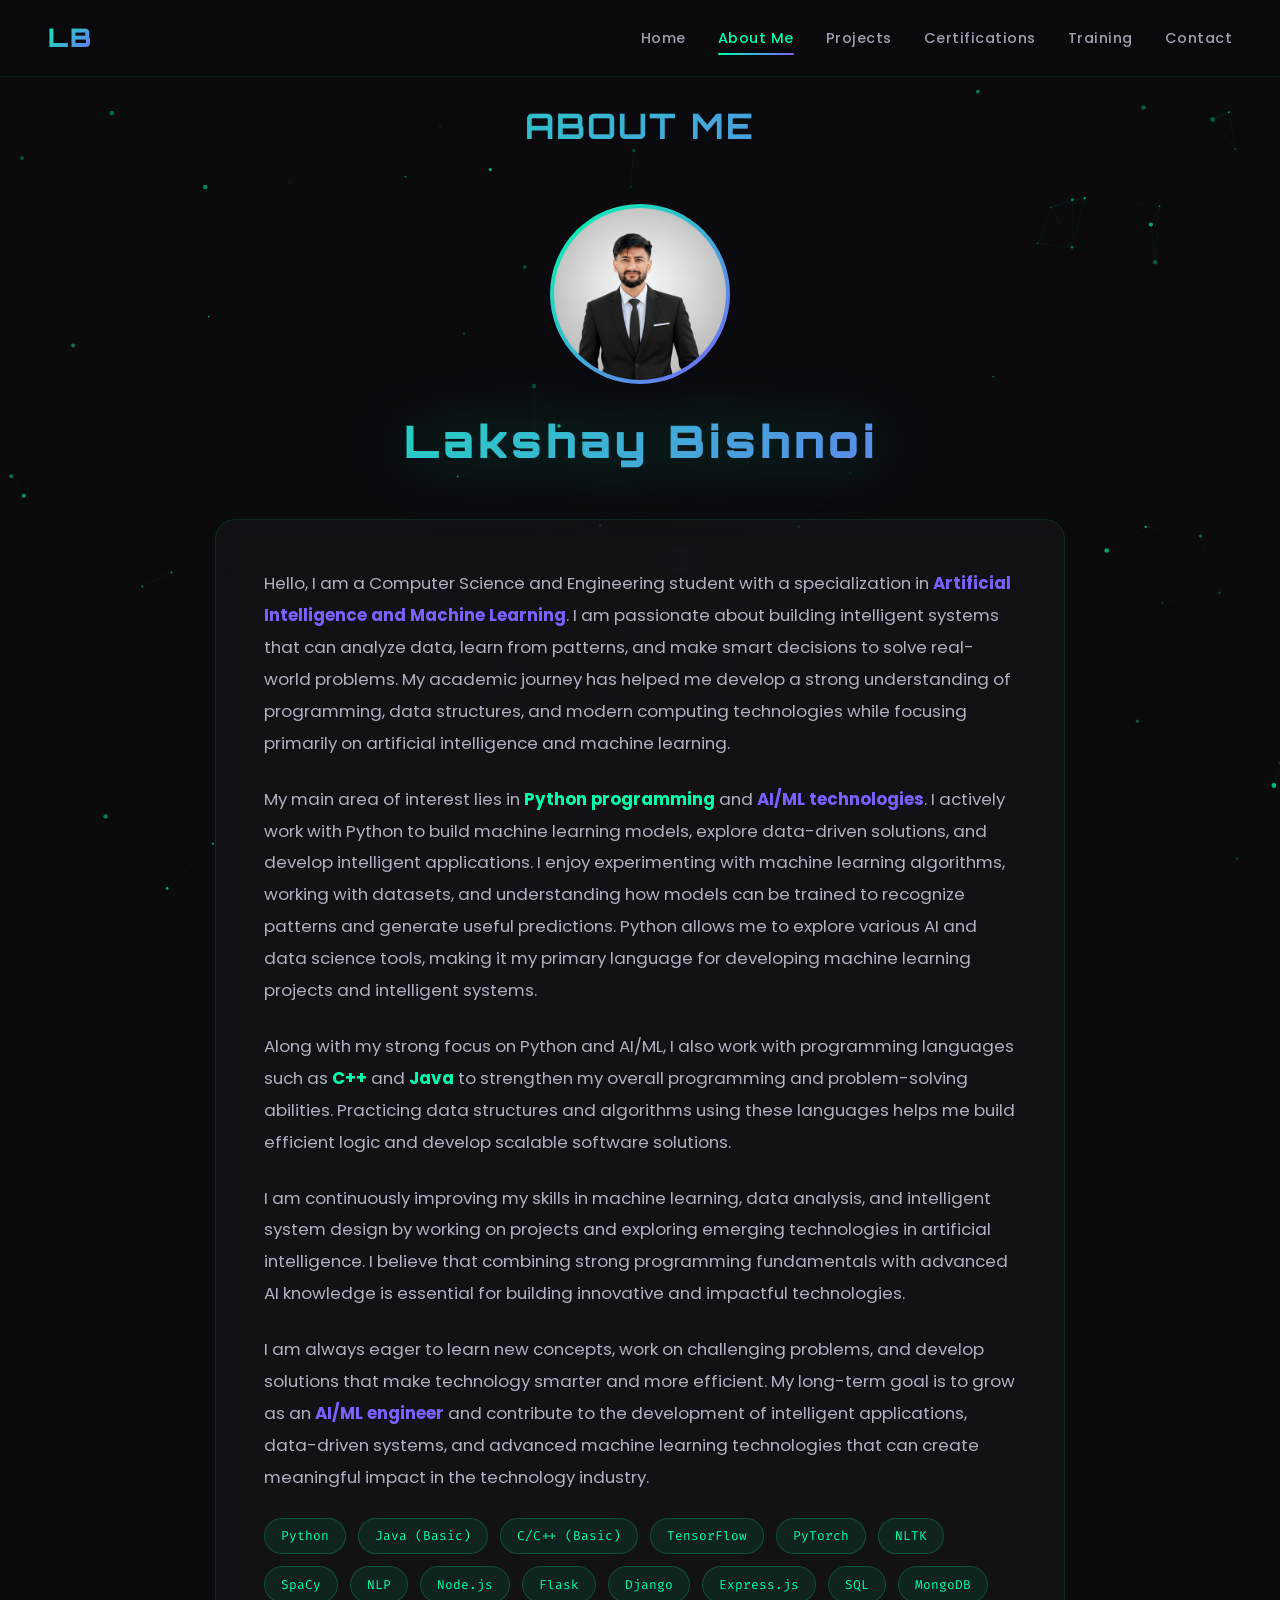
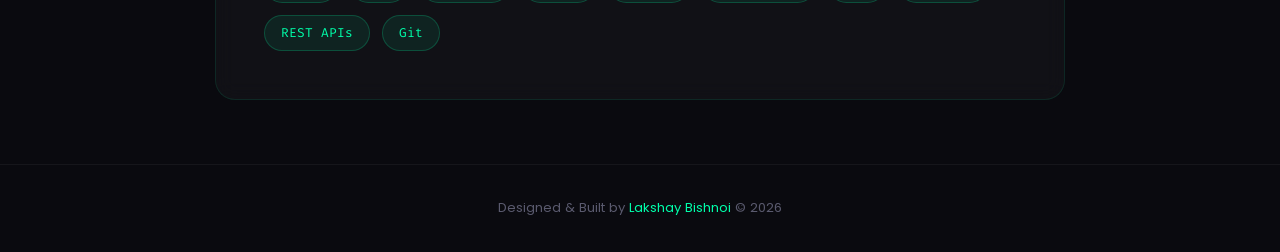
<file: about.html>
<!DOCTYPE html>
<html lang="en">
<head>
  <meta charset="UTF-8" />
  <meta name="viewport" content="width=device-width, initial-scale=1.0" />
  <title>About Me | Lakshay Bishnoi</title>
  <meta name="description" content="About Lakshay Bishnoi — CSE student, AI/ML enthusiast, and backend developer." />

  <link rel="preconnect" href="https://fonts.googleapis.com" />
  <link rel="preconnect" href="https://fonts.gstatic.com" crossorigin />
  <link href="https://fonts.googleapis.com/css2?family=Orbitron:wght@400;600;700;900&family=Poppins:wght@300;400;500;600;700&family=Fira+Code:wght@400;500&display=swap" rel="stylesheet" />

  <link rel="stylesheet" href="style.css" />
</head>
<body>

  <canvas id="particles-canvas"></canvas>

  <!-- Navigation -->
  <nav class="navbar">
    <a href="index.html" class="nav-logo">LB</a>
    <div class="hamburger">
      <span></span>
      <span></span>
      <span></span>
    </div>
    <ul class="nav-links">
      <li><a href="index.html">Home</a></li>
      <li><a href="about.html" class="active">About Me</a></li>
      <li><a href="projects.html">Projects</a></li>
      <li><a href="certifications.html">Certifications</a></li>
      <li><a href="traning.html">Training</a></li>
      <li><a href="contact.html">Contact</a></li>
    </ul>
  </nav>

  <!-- ===== About Section ===== -->
  <section id="about" class="page-section">
    <h2 class="section-title reveal">About Me</h2>

    <!-- Profile Photo -->
    <div class="profile-card reveal">
      <div class="profile-img-wrapper">
        <img src="imgs/1761289062014.jpg.jpeg" alt="Lakshay Bishnoi" class="profile-img" />
      </div>
      <h3 class="profile-name-hero">Lakshay Bishnoi</h3>
    </div>

    <div class="about-content reveal">
      <p class="about-text">
        Hello, I am a Computer Science and Engineering student with a specialization in <strong style="color:#7b61ff;">Artificial Intelligence and Machine Learning</strong>. I am passionate about building intelligent systems that can analyze data, learn from patterns, and make smart decisions to solve real-world problems. My academic journey has helped me develop a strong understanding of programming, data structures, and modern computing technologies while focusing primarily on artificial intelligence and machine learning.
      </p>
      <p class="about-text">
        My main area of interest lies in <strong style="color:#00ffaa;">Python programming</strong> and <strong style="color:#7b61ff;">AI/ML technologies</strong>. I actively work with Python to build machine learning models, explore data-driven solutions, and develop intelligent applications. I enjoy experimenting with machine learning algorithms, working with datasets, and understanding how models can be trained to recognize patterns and generate useful predictions. Python allows me to explore various AI and data science tools, making it my primary language for developing machine learning projects and intelligent systems.
      </p>
      <p class="about-text">
        Along with my strong focus on Python and AI/ML, I also work with programming languages such as <strong style="color:#00ffaa;">C++</strong> and <strong style="color:#00ffaa;">Java</strong> to strengthen my overall programming and problem-solving abilities. Practicing data structures and algorithms using these languages helps me build efficient logic and develop scalable software solutions.
      </p>
      <p class="about-text">
        I am continuously improving my skills in machine learning, data analysis, and intelligent system design by working on projects and exploring emerging technologies in artificial intelligence. I believe that combining strong programming fundamentals with advanced AI knowledge is essential for building innovative and impactful technologies.
      </p>
      <p class="about-text">
        I am always eager to learn new concepts, work on challenging problems, and develop solutions that make technology smarter and more efficient. My long-term goal is to grow as an <strong style="color:#7b61ff;">AI/ML engineer</strong> and contribute to the development of intelligent applications, data-driven systems, and advanced machine learning technologies that can create meaningful impact in the technology industry.
      </p>
      <div class="tech-stack">
        <span class="tech-tag">Python</span>
        <span class="tech-tag">Java (Basic)</span>
        <span class="tech-tag">C/C++ (Basic)</span>
        <span class="tech-tag">TensorFlow</span>
        <span class="tech-tag">PyTorch</span>
        <span class="tech-tag">NLTK</span>
        <span class="tech-tag">SpaCy</span>
        <span class="tech-tag">NLP</span>
        <span class="tech-tag">Node.js</span>
        <span class="tech-tag">Flask</span>
        <span class="tech-tag">Django</span>
        <span class="tech-tag">Express.js</span>
        <span class="tech-tag">SQL</span>
        <span class="tech-tag">MongoDB</span>
        <span class="tech-tag">REST APIs</span>
        <span class="tech-tag">Git</span>
      </div>
    </div>
  </section>

  <footer class="footer">
    <p>Designed &amp; Built by <span>Lakshay Bishnoi</span> &copy; 2026</p>
  </footer>

  <script src="script.js"></script>
</body>
</html>
</file>
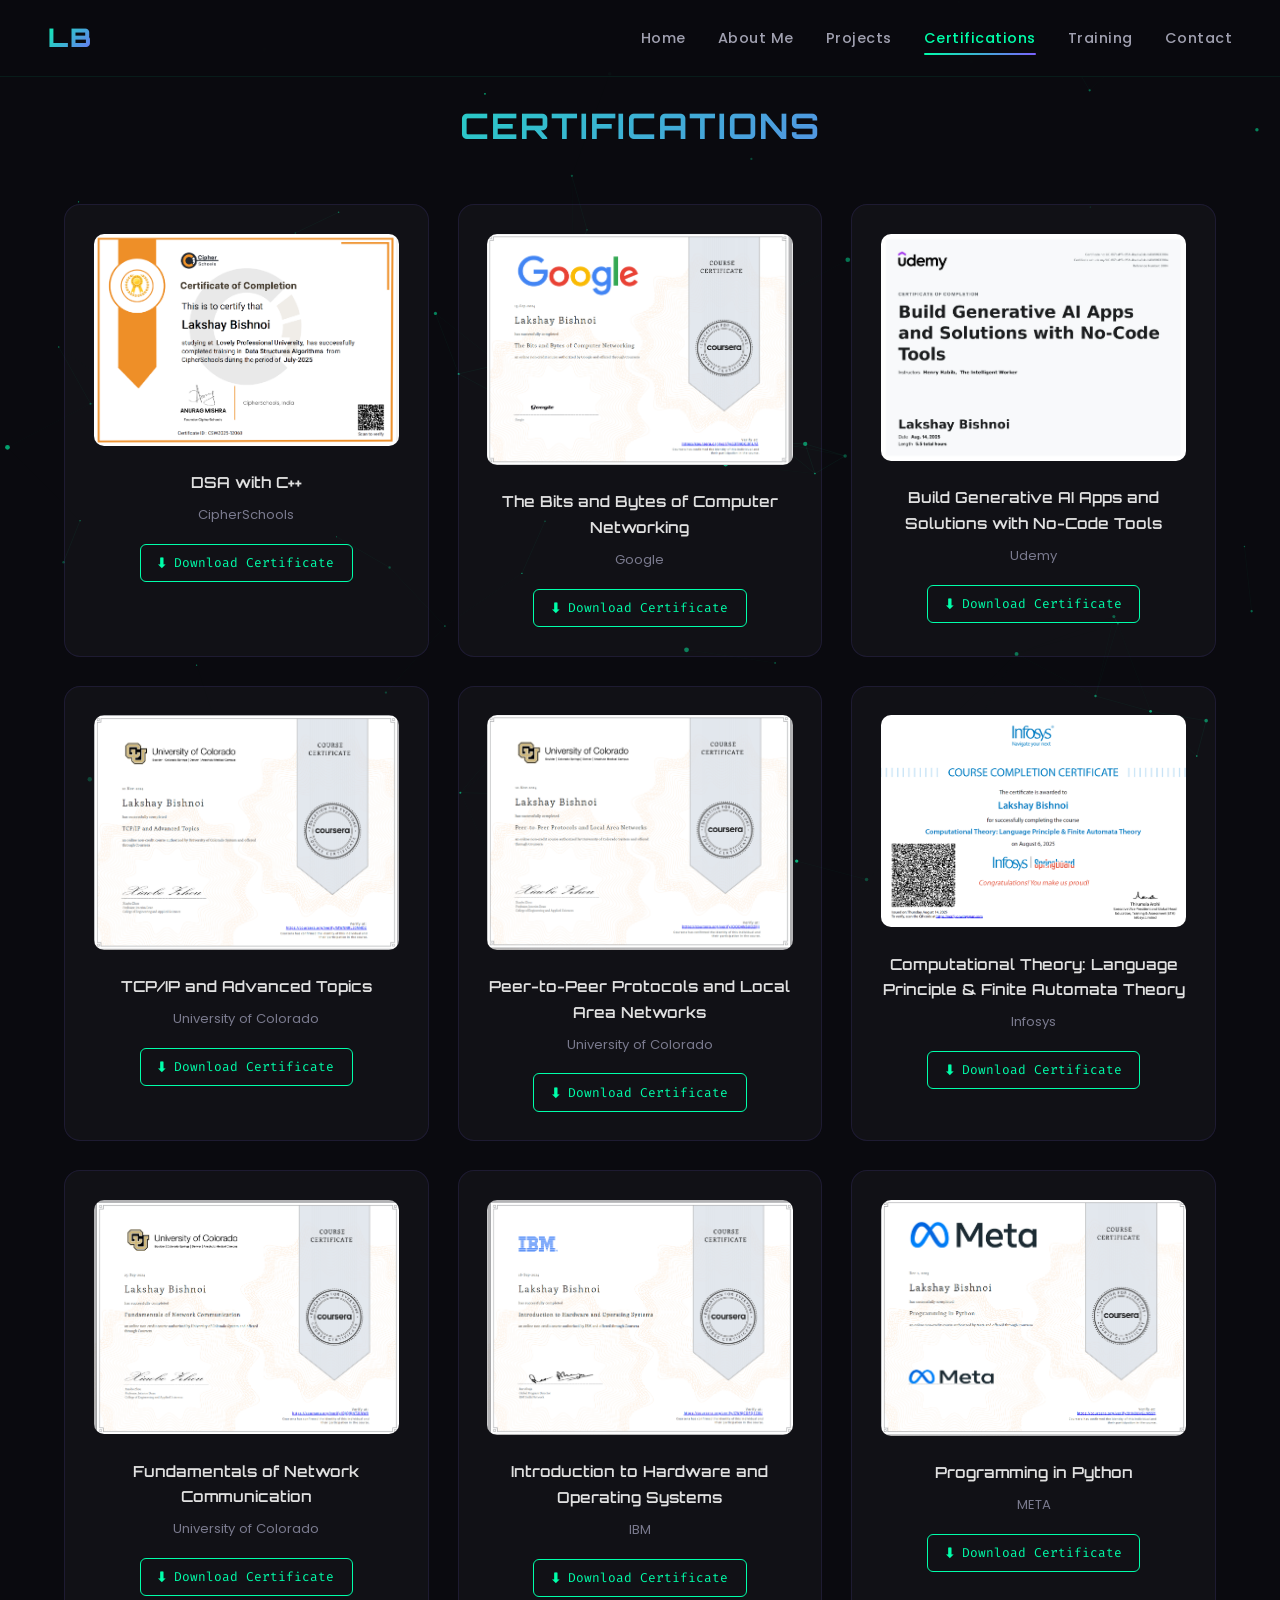
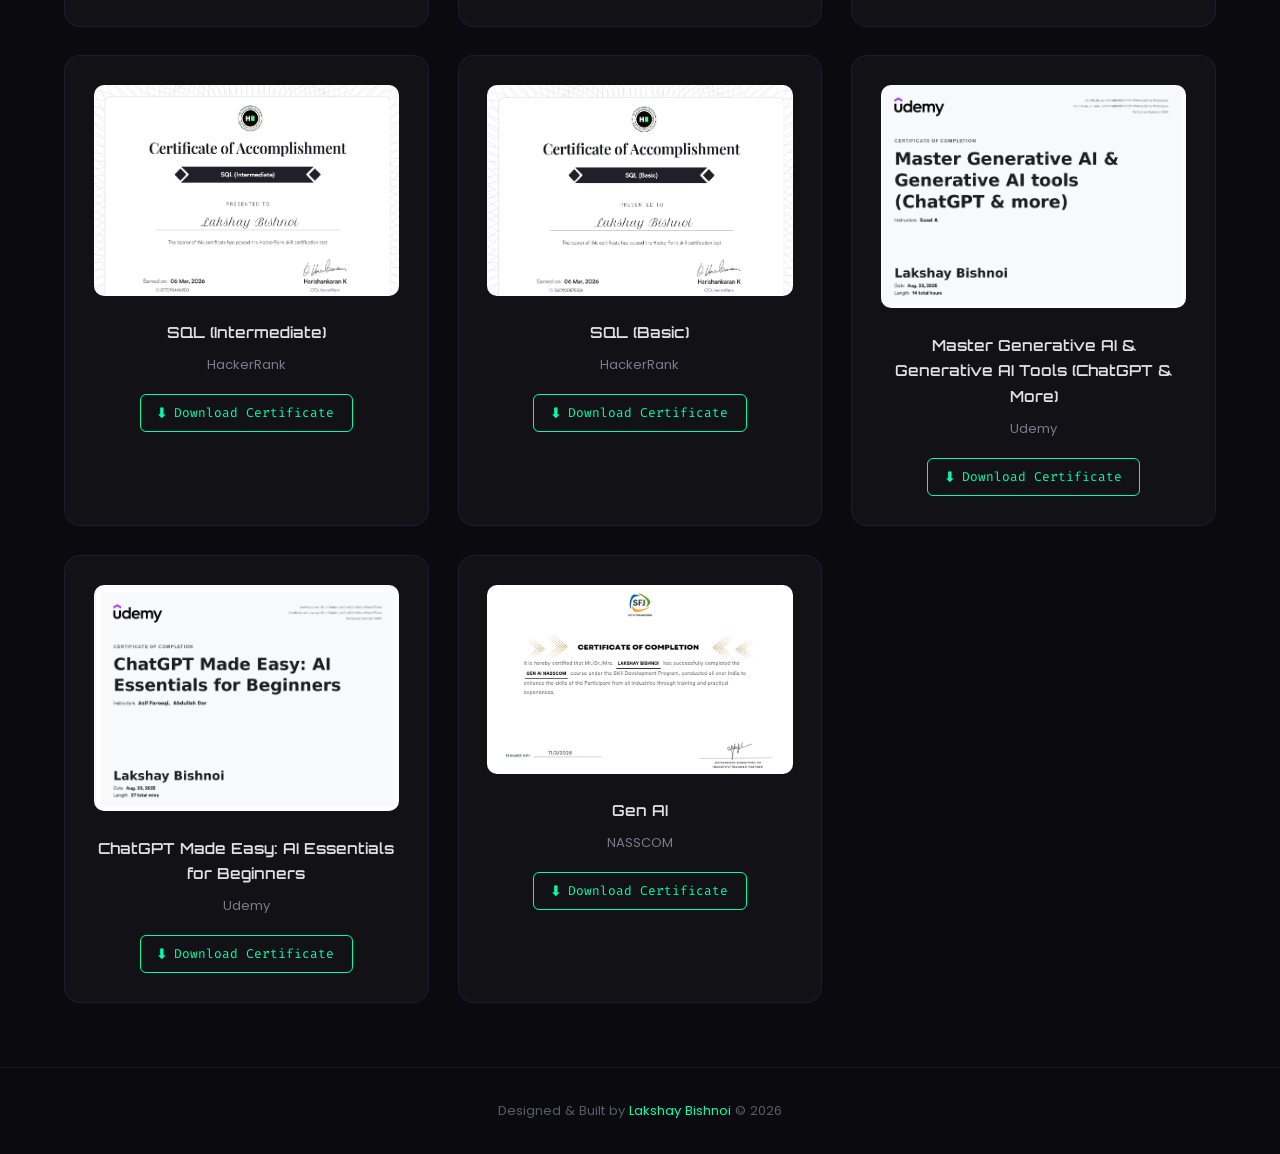
<file: certifications.html>
<!DOCTYPE html>
<html lang="en">
<head>
  <meta charset="UTF-8" />
  <meta name="viewport" content="width=device-width, initial-scale=1.0" />
  <title>Certifications | Lakshay Bishnoi</title>
  <meta name="description" content="Certifications earned by Lakshay Bishnoi in ML, AI, backend development and more." />

  <link rel="preconnect" href="https://fonts.googleapis.com" />
  <link rel="preconnect" href="https://fonts.gstatic.com" crossorigin />
  <link href="https://fonts.googleapis.com/css2?family=Orbitron:wght@400;600;700;900&family=Poppins:wght@300;400;500;600;700&family=Fira+Code:wght@400;500&display=swap" rel="stylesheet" />

  <link rel="stylesheet" href="style.css" />
</head>
<body>

  <canvas id="particles-canvas"></canvas>

  <!-- Navigation -->
  <nav class="navbar">
    <a href="index.html" class="nav-logo">LB</a>
    <div class="hamburger">
      <span></span>
      <span></span>
      <span></span>
    </div>
    <ul class="nav-links">
      <li><a href="index.html">Home</a></li>
      <li><a href="about.html">About Me</a></li>
      <li><a href="projects.html">Projects</a></li>
      <li><a href="certifications.html" class="active">Certifications</a></li>
      <li><a href="traning.html">Training</a></li>
      <li><a href="contact.html">Contact</a></li>
    </ul>
  </nav>

  <!-- ===== Certifications Section ===== -->
  <section id="certifications" class="page-section">
    <h2 class="section-title reveal">Certifications</h2>
    <div class="certs-grid">

      <!-- Cert: DSA with C++ -->
      <div class="cert-card reveal">
        <a href="certifications/Lakshay_Bishnoi (2).pdf" target="_blank">
          <img src="imgs/Screenshot 2026-03-09 203356.png" alt="DSA with C++ Certificate" class="cert-img" />
        </a>
        <h3 class="cert-title">DSA with C++</h3>
        <p class="cert-issuer">CipherSchools</p>
        <a href="certifications/Lakshay_Bishnoi (2).pdf" download class="cert-download">⬇ Download Certificate</a>
      </div>

      <!-- Cert: Bits and Bytes of Computer Networking -->
      <div class="cert-card reveal">
        <a href="certifications/Coursera 5DTNOCI81LYZ.pdf" target="_blank">
          <img src="imgs/Screenshot 2026-03-09 203527.png" alt="The Bits and Bytes of Computer Networking Certificate" class="cert-img" />
        </a>
        <h3 class="cert-title">The Bits and Bytes of Computer Networking</h3>
        <p class="cert-issuer">Google</p>
        <a href="certifications/Coursera 5DTNOCI81LYZ.pdf" download class="cert-download">⬇ Download Certificate</a>
      </div>

      <!-- Cert: Build Generative AI Apps -->
      <div class="cert-card reveal">
        <a href="certifications/infosys certificate2.pdf" target="_blank">
          <img src="imgs/Screenshot 2026-03-09 203706.png" alt="Build Generative AI Apps and Solutions Certificate" class="cert-img" />
        </a>
        <h3 class="cert-title">Build Generative AI Apps and Solutions with No-Code Tools</h3>
        <p class="cert-issuer">Udemy</p>
        <a href="certifications/infosys certificate2.pdf" download class="cert-download">⬇ Download Certificate</a>
      </div>

      <!-- Cert: TCP/IP and Advanced Topics -->
      <div class="cert-card reveal">
        <a href="certifications/Coursera MWNNRL30M4D2.pdf" target="_blank">
          <img src="imgs/Screenshot 2026-03-09 203714.png" alt="TCP/IP and Advanced Topics Certificate" class="cert-img" />
        </a>
        <h3 class="cert-title">TCP/IP and Advanced Topics</h3>
        <p class="cert-issuer">University of Colorado</p>
        <a href="certifications/Coursera MWNNRL30M4D2.pdf" download class="cert-download">⬇ Download Certificate</a>
      </div>

      <!-- Cert: Peer-to-Peer Protocols and Local Area Networks -->
      <div class="cert-card reveal">
        <a href="certifications/Coursera OOD4N5UOZFJJ.pdf" target="_blank">
          <img src="imgs/Screenshot 2026-03-09 203723.png" alt="Peer-to-Peer Protocols and Local Area Networks Certificate" class="cert-img" />
        </a>
        <h3 class="cert-title">Peer-to-Peer Protocols and Local Area Networks</h3>
        <p class="cert-issuer">University of Colorado</p>
        <a href="certifications/Coursera OOD4N5UOZFJJ.pdf" download class="cert-download">⬇ Download Certificate</a>
      </div>

      <!-- Cert: Computational Theory -->
      <div class="cert-card reveal">
        <a href="certifications/infosys certificate 1.pdf" target="_blank">
          <img src="imgs/Screenshot 2026-03-09 203744.png" alt="Computational Theory Certificate" class="cert-img" />
        </a>
        <h3 class="cert-title">Computational Theory: Language Principle &amp; Finite Automata Theory</h3>
        <p class="cert-issuer">Infosys</p>
        <a href="certifications/infosys certificate 1.pdf" download class="cert-download">⬇ Download Certificate</a>
      </div>

      <!-- Cert: Fundamentals of Network Communication -->
      <div class="cert-card reveal">
        <a href="certifications/Coursera DJQ9JNT2INW9.pdf" target="_blank">
          <img src="imgs/Screenshot 2026-03-09 203753.png" alt="Fundamentals of Network Communication Certificate" class="cert-img" />
        </a>
        <h3 class="cert-title">Fundamentals of Network Communication</h3>
        <p class="cert-issuer">University of Colorado</p>
        <a href="certifications/Coursera DJQ9JNT2INW9.pdf" download class="cert-download">⬇ Download Certificate</a>
      </div>

      <!-- Cert: Introduction to Hardware and Operating Systems -->
      <div class="cert-card reveal">
        <a href="certifications/Coursera CWNJCDFQ1C8U.pdf" target="_blank">
          <img src="imgs/Screenshot 2026-03-09 203800.png" alt="Introduction to Hardware and Operating Systems Certificate" class="cert-img" />
        </a>
        <h3 class="cert-title">Introduction to Hardware and Operating Systems</h3>
        <p class="cert-issuer">IBM</p>
        <a href="certifications/Coursera CWNJCDFQ1C8U.pdf" download class="cert-download">⬇ Download Certificate</a>
      </div>

      <!-- Cert: Programming in Python -->
      <div class="cert-card reveal">
        <a href="certifications/Coursera 91N0UVGLMSSY.pdf" target="_blank">
          <img src="imgs/Screenshot 2026-03-09 203810.png" alt="Programming in Python Certificate" class="cert-img" />
        </a>
        <h3 class="cert-title">Programming in Python</h3>
        <p class="cert-issuer">META</p>
        <a href="certifications/Coursera 91N0UVGLMSSY.pdf" download class="cert-download">⬇ Download Certificate</a>
      </div>

      <!-- Cert: SQL (Intermediate) -->
      <div class="cert-card reveal">
        <a href="certifications/sql_intermediate certificate.pdf" target="_blank">
          <img src="imgs/Screenshot 2026-03-09 203827.png" alt="SQL (Intermediate) Certificate" class="cert-img" />
        </a>
        <h3 class="cert-title">SQL (Intermediate)</h3>
        <p class="cert-issuer">HackerRank</p>
        <a href="certifications/sql_intermediate certificate.pdf" download class="cert-download">⬇ Download Certificate</a>
      </div>

      <!-- Cert: SQL (Basic) -->
      <div class="cert-card reveal">
        <a href="certifications/sql_basic certificate.pdf" target="_blank">
          <img src="imgs/Screenshot 2026-03-09 203836.png" alt="SQL (Basic) Certificate" class="cert-img" />
        </a>
        <h3 class="cert-title">SQL (Basic)</h3>
        <p class="cert-issuer">HackerRank</p>
        <a href="certifications/sql_basic certificate.pdf" download class="cert-download">⬇ Download Certificate</a>
      </div>

      <!-- Cert: Master Generative AI -->
      <div class="cert-card reveal">
        <a href="certifications/infosys certificate 4.pdf" target="_blank">
          <img src="imgs/Screenshot 2026-03-09 203845.png" alt="Master Generative AI & Generative AI Tools Certificate" class="cert-img" />
        </a>
        <h3 class="cert-title">Master Generative AI &amp; Generative AI Tools (ChatGPT &amp; More)</h3>
        <p class="cert-issuer">Udemy</p>
        <a href="certifications/infosys certificate 4.pdf" download class="cert-download">⬇ Download Certificate</a>
      </div>

      <!-- Cert: ChatGPT Made Easy -->
      <div class="cert-card reveal">
        <a href="certifications/infosys certificate extra.pdf" target="_blank">
          <img src="imgs/Screenshot 2026-03-09 203857.png" alt="ChatGPT Made Easy: AI Essentials for Beginners Certificate" class="cert-img" />
        </a>
        <h3 class="cert-title">ChatGPT Made Easy: AI Essentials for Beginners</h3>
        <p class="cert-issuer">Udemy</p>
        <a href="certifications/infosys certificate extra.pdf" download class="cert-download">⬇ Download Certificate</a>
      </div>

      <!-- Cert: Gen AI - NASSCOM -->
      <div class="cert-card reveal">
        <a href="certifications/WhatsApp Image 2026-03-11 at 6.31.07 PM.jpeg" target="_blank">
          <img src="certifications/WhatsApp Image 2026-03-11 at 6.31.07 PM.jpeg" alt="Gen AI NASSCOM Certificate" class="cert-img" />
        </a>
        <h3 class="cert-title">Gen AI</h3>
        <p class="cert-issuer">NASSCOM</p>
        <a href="certifications/WhatsApp Image 2026-03-11 at 6.31.07 PM.jpeg" download class="cert-download">⬇ Download Certificate</a>
      </div>

      <!-- Add your certifications here -->

    </div>
  </section>

  <footer class="footer">
    <p>Designed &amp; Built by <span>Lakshay Bishnoi</span> &copy; 2026</p>
  </footer>

  <script src="script.js"></script>
</body>
</html>
</file>
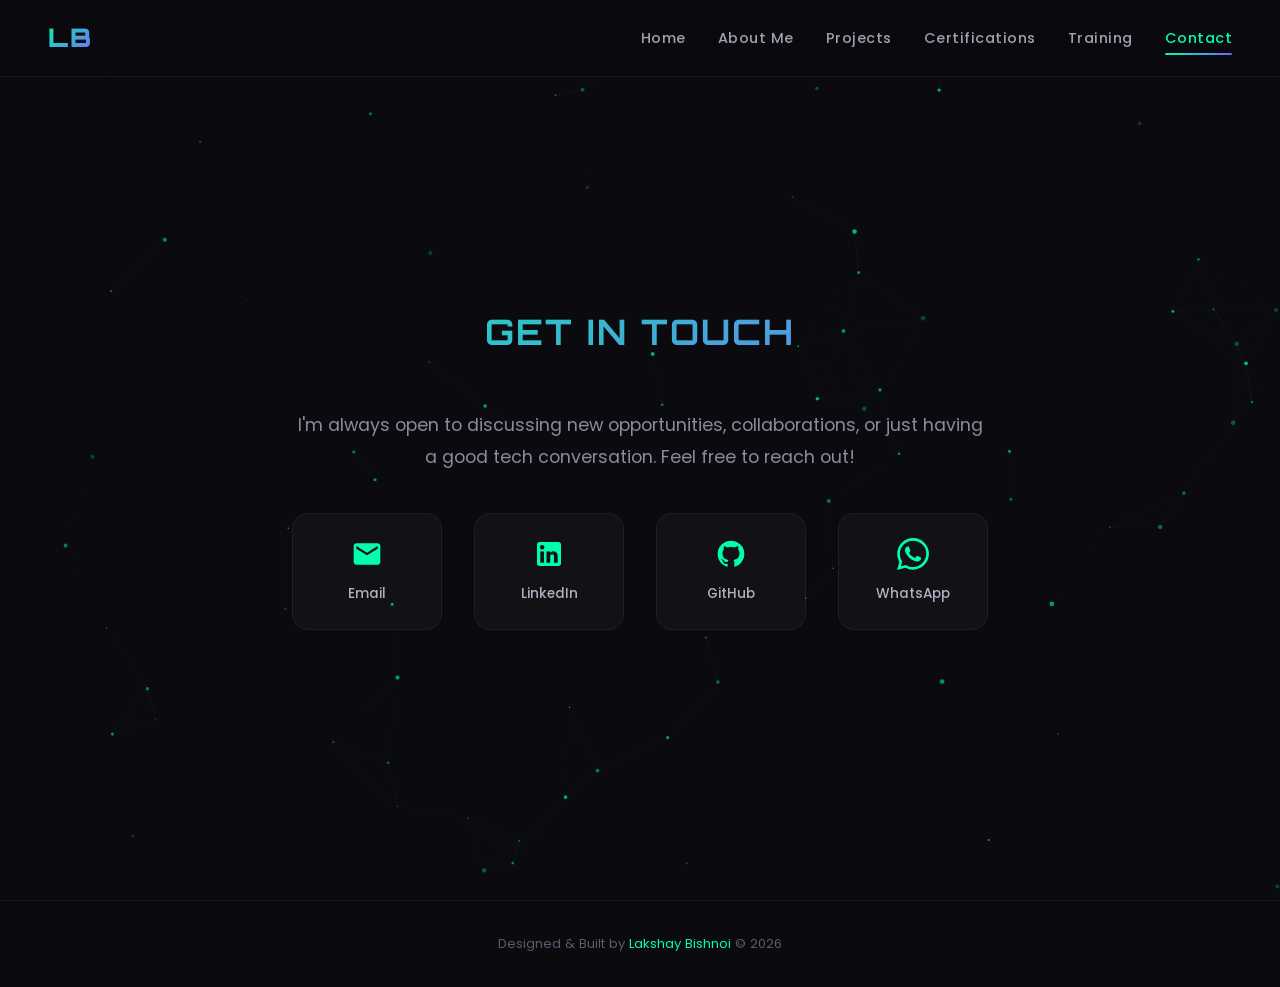
<file: contact.html>
<!DOCTYPE html>
<html lang="en">
<head>
  <meta charset="UTF-8" />
  <meta name="viewport" content="width=device-width, initial-scale=1.0" />
  <title>Contact | Lakshay Bishnoi</title>
  <meta name="description" content="Get in touch with Lakshay Bishnoi — email, LinkedIn, GitHub." />

  <link rel="preconnect" href="https://fonts.googleapis.com" />
  <link rel="preconnect" href="https://fonts.gstatic.com" crossorigin />
  <link href="https://fonts.googleapis.com/css2?family=Orbitron:wght@400;600;700;900&family=Poppins:wght@300;400;500;600;700&family=Fira+Code:wght@400;500&display=swap" rel="stylesheet" />

  <link rel="stylesheet" href="style.css" />
</head>
<body>

  <canvas id="particles-canvas"></canvas>

  <!-- Navigation -->
  <nav class="navbar">
    <a href="index.html" class="nav-logo">LB</a>
    <div class="hamburger">
      <span></span>
      <span></span>
      <span></span>
    </div>
    <ul class="nav-links">
      <li><a href="index.html">Home</a></li>
      <li><a href="about.html">About Me</a></li>
      <li><a href="projects.html">Projects</a></li>
      <li><a href="certifications.html">Certifications</a></li>
      <li><a href="traning.html">Training</a></li>
      <li><a href="contact.html" class="active">Contact</a></li>
    </ul>
  </nav>

  <!-- ===== Contact Section ===== -->
  <section id="contact" class="page-section">
    <h2 class="section-title reveal">Get In Touch</h2>
    <div class="contact-wrapper reveal">
      <p class="contact-text">
        I'm always open to discussing new opportunities, collaborations, or just having a good tech conversation. Feel free to reach out!
      </p>
      <div class="contact-links">

        <!-- Email -->
        <a href="mailto:lakshaybishnoi126@gmail.com" class="contact-item">
          <svg xmlns="http://www.w3.org/2000/svg" viewBox="0 0 24 24"><path d="M20 4H4c-1.1 0-2 .9-2 2v12c0 1.1.9 2 2 2h16c1.1 0 2-.9 2-2V6c0-1.1-.9-2-2-2zm0 4-8 5-8-5V6l8 5 8-5v2z"/></svg>
          <span>Email</span>
        </a>

        <!-- LinkedIn -->
        <a href="https://www.linkedin.com/in/lakshay-bishnoi-a89b392a3/" target="_blank" rel="noopener noreferrer" class="contact-item">
          <svg xmlns="http://www.w3.org/2000/svg" viewBox="0 0 24 24"><path d="M19 3a2 2 0 0 1 2 2v14a2 2 0 0 1-2 2H5a2 2 0 0 1-2-2V5a2 2 0 0 1 2-2h14m-.5 15.5v-5.3a3.26 3.26 0 0 0-3.26-3.26c-.85 0-1.84.52-2.32 1.3v-1.11h-2.79v8.37h2.79v-4.93c0-.77.62-1.4 1.39-1.4a1.4 1.4 0 0 1 1.4 1.4v4.93h2.79M6.88 8.56a1.68 1.68 0 0 0 1.68-1.68c0-.93-.75-1.69-1.68-1.69a1.69 1.69 0 0 0-1.69 1.69c0 .93.76 1.68 1.69 1.68m1.39 9.94v-8.37H5.5v8.37h2.77z"/></svg>
          <span>LinkedIn</span>
        </a>

        <!-- GitHub -->
        <a href="https://github.com/lakshay290" target="_blank" rel="noopener noreferrer" class="contact-item">
          <svg xmlns="http://www.w3.org/2000/svg" viewBox="0 0 24 24"><path d="M12 2A10 10 0 0 0 2 12c0 4.42 2.87 8.17 6.84 9.5.5.08.66-.23.66-.5v-1.69c-2.77.6-3.36-1.34-3.36-1.34-.46-1.16-1.11-1.47-1.11-1.47-.91-.62.07-.6.07-.6 1 .07 1.53 1.03 1.53 1.03.87 1.52 2.34 1.07 2.91.83.09-.65.35-1.09.63-1.34-2.22-.25-4.55-1.11-4.55-4.92 0-1.11.38-2 1.03-2.71-.1-.25-.45-1.29.1-2.64 0 0 .84-.27 2.75 1.02.79-.22 1.65-.33 2.5-.33.85 0 1.71.11 2.5.33 1.91-1.29 2.75-1.02 2.75-1.02.55 1.35.2 2.39.1 2.64.65.71 1.03 1.6 1.03 2.71 0 3.82-2.34 4.66-4.57 4.91.36.31.69.92.69 1.85V21c0 .27.16.59.67.5C19.14 20.16 22 16.42 22 12A10 10 0 0 0 12 2z"/></svg>
          <span>GitHub</span>
        </a>

        <!-- WhatsApp -->
        <a href="https://wa.me/918689094938" target="_blank" rel="noopener noreferrer" class="contact-item">
          <svg xmlns="http://www.w3.org/2000/svg" viewBox="0 0 24 24"><path d="M17.472 14.382c-.297-.149-1.758-.867-2.03-.967-.273-.099-.471-.148-.67.15-.197.297-.767.966-.94 1.164-.173.199-.347.223-.644.075-.297-.15-1.255-.463-2.39-1.475-.883-.788-1.48-1.761-1.653-2.059-.173-.297-.018-.458.13-.606.134-.133.298-.347.446-.52.149-.174.198-.298.298-.497.099-.198.05-.371-.025-.52-.075-.149-.669-1.612-.916-2.207-.242-.579-.487-.5-.669-.51-.173-.008-.371-.01-.57-.01-.198 0-.52.074-.792.372-.272.297-1.04 1.016-1.04 2.479 0 1.462 1.065 2.875 1.213 3.074.149.198 2.096 3.2 5.077 4.487.709.306 1.262.489 1.694.625.712.227 1.36.195 1.871.118.571-.085 1.758-.719 2.006-1.413.248-.694.248-1.289.173-1.413-.074-.124-.272-.198-.57-.347m-5.421 7.403h-.004a9.87 9.87 0 0 1-5.031-1.378l-.361-.214-3.741.982.998-3.648-.235-.374a9.86 9.86 0 0 1-1.51-5.26c.001-5.45 4.436-9.884 9.888-9.884 2.64 0 5.122 1.03 6.988 2.898a9.825 9.825 0 0 1 2.893 6.994c-.003 5.45-4.437 9.884-9.885 9.884m8.413-18.297A11.815 11.815 0 0 0 12.05 0C5.495 0 .16 5.335.157 11.892c0 2.096.547 4.142 1.588 5.945L.057 24l6.305-1.654a11.882 11.882 0 0 0 5.683 1.448h.005c6.554 0 11.89-5.335 11.893-11.893a11.821 11.821 0 0 0-3.48-8.413z"/></svg>
          <span>WhatsApp</span>
        </a>

      </div>
    </div>
  </section>

  <footer class="footer">
    <p>Designed &amp; Built by <span>Lakshay Bishnoi</span> &copy; 2026</p>
  </footer>

  <script src="script.js"></script>
</body>
</html>
</file>
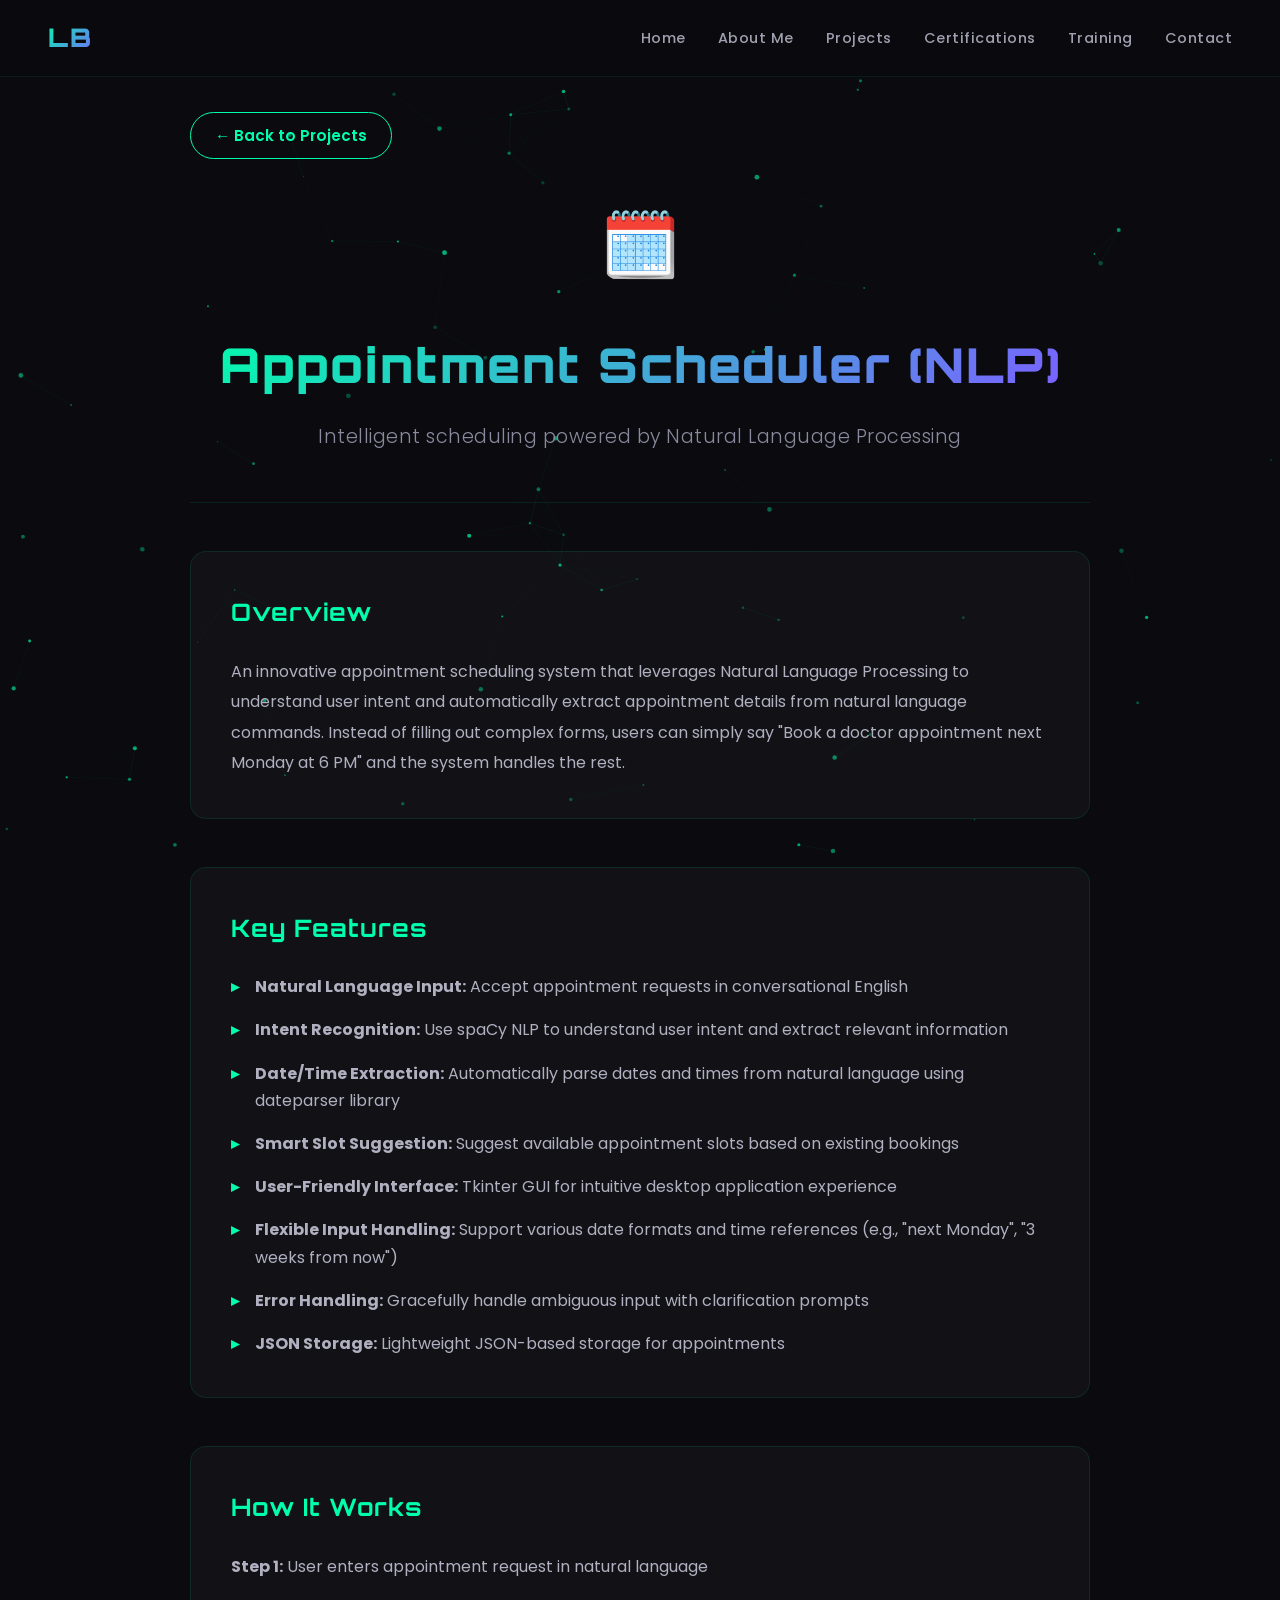
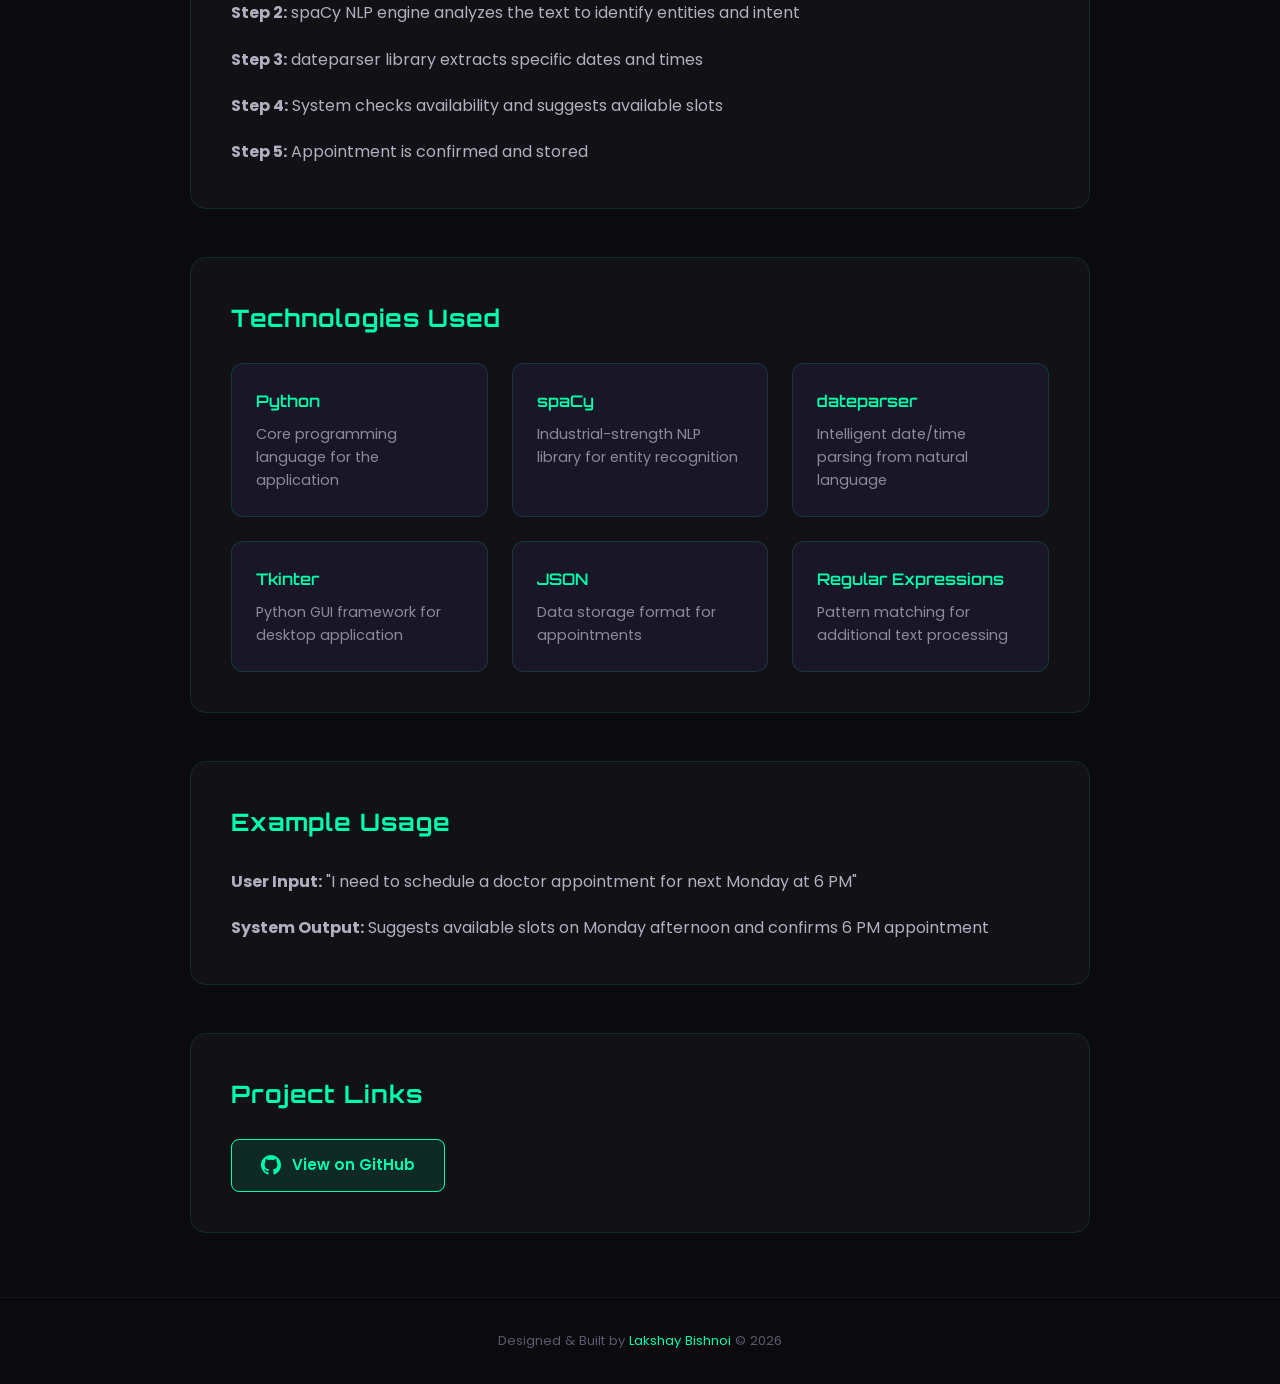
<file: project-appointment-scheduler.html>
<!DOCTYPE html>
<html lang="en">
<head>
  <meta charset="UTF-8" />
  <meta name="viewport" content="width=device-width, initial-scale=1.0" />
  <title>Appointment Scheduler (NLP) | Lakshay Bishnoi</title>
  <meta name="description" content="An intelligent appointment scheduling system powered by Natural Language Processing." />

  <link rel="preconnect" href="https://fonts.googleapis.com" />
  <link rel="preconnect" href="https://fonts.gstatic.com" crossorigin />
  <link href="https://fonts.googleapis.com/css2?family=Orbitron:wght@400;600;700;900&family=Poppins:wght@300;400;500;600;700&family=Fira+Code:wght@400;500&display=swap" rel="stylesheet" />

  <link rel="stylesheet" href="style.css" />
</head>
<body>

  <canvas id="particles-canvas"></canvas>

  <!-- Navigation -->
  <nav class="navbar">
    <a href="index.html" class="nav-logo">LB</a>
    <div class="hamburger">
      <span></span>
      <span></span>
      <span></span>
    </div>
    <ul class="nav-links">
      <li><a href="index.html">Home</a></li>
      <li><a href="about.html">About Me</a></li>
      <li><a href="projects.html">Projects</a></li>
      <li><a href="certifications.html">Certifications</a></li>
      <li><a href="traning.html">Training</a></li>
      <li><a href="contact.html">Contact</a></li>
    </ul>
  </nav>

  <!-- Project Details Section -->
  <section class="project-detail-section">
    <div class="project-detail-container">
      <a href="projects.html" class="back-button">← Back to Projects</a>
      
      <div class="project-detail-header">
        <div class="project-detail-icon">🗓️</div>
        <h1 class="project-detail-title">Appointment Scheduler (NLP)</h1>
        <p class="project-detail-subtitle">Intelligent scheduling powered by Natural Language Processing</p>
      </div>

      <div class="project-detail-content">
        <div class="detail-section">
          <h2>Overview</h2>
          <p>An innovative appointment scheduling system that leverages Natural Language Processing to understand user intent and automatically extract appointment details from natural language commands. Instead of filling out complex forms, users can simply say "Book a doctor appointment next Monday at 6 PM" and the system handles the rest.</p>
        </div>

        <div class="detail-section">
          <h2>Key Features</h2>
          <ul class="features-list">
            <li><strong>Natural Language Input:</strong> Accept appointment requests in conversational English</li>
            <li><strong>Intent Recognition:</strong> Use spaCy NLP to understand user intent and extract relevant information</li>
            <li><strong>Date/Time Extraction:</strong> Automatically parse dates and times from natural language using dateparser library</li>
            <li><strong>Smart Slot Suggestion:</strong> Suggest available appointment slots based on existing bookings</li>
            <li><strong>User-Friendly Interface:</strong> Tkinter GUI for intuitive desktop application experience</li>
            <li><strong>Flexible Input Handling:</strong> Support various date formats and time references (e.g., "next Monday", "3 weeks from now")</li>
            <li><strong>Error Handling:</strong> Gracefully handle ambiguous input with clarification prompts</li>
            <li><strong>JSON Storage:</strong> Lightweight JSON-based storage for appointments</li>
          </ul>
        </div>

        <div class="detail-section">
          <h2>How It Works</h2>
          <p><strong>Step 1:</strong> User enters appointment request in natural language</p>
          <p><strong>Step 2:</strong> spaCy NLP engine analyzes the text to identify entities and intent</p>
          <p><strong>Step 3:</strong> dateparser library extracts specific dates and times</p>
          <p><strong>Step 4:</strong> System checks availability and suggests available slots</p>
          <p><strong>Step 5:</strong> Appointment is confirmed and stored</p>
        </div>

        <div class="detail-section">
          <h2>Technologies Used</h2>
          <div class="tech-details-grid">
            <div class="tech-detail-card">
              <h3>Python</h3>
              <p>Core programming language for the application</p>
            </div>
            <div class="tech-detail-card">
              <h3>spaCy</h3>
              <p>Industrial-strength NLP library for entity recognition</p>
            </div>
            <div class="tech-detail-card">
              <h3>dateparser</h3>
              <p>Intelligent date/time parsing from natural language</p>
            </div>
            <div class="tech-detail-card">
              <h3>Tkinter</h3>
              <p>Python GUI framework for desktop application</p>
            </div>
            <div class="tech-detail-card">
              <h3>JSON</h3>
              <p>Data storage format for appointments</p>
            </div>
            <div class="tech-detail-card">
              <h3>Regular Expressions</h3>
              <p>Pattern matching for additional text processing</p>
            </div>
          </div>
        </div>

        <div class="detail-section">
          <h2>Example Usage</h2>
          <p><strong>User Input:</strong> "I need to schedule a doctor appointment for next Monday at 6 PM"</p>
          <p><strong>System Output:</strong> Suggests available slots on Monday afternoon and confirms 6 PM appointment</p>
        </div>

        <div class="detail-section">
          <h2>Project Links</h2>
          <div class="project-links-detail">
            <a href="https://github.com/lakshay290/appointment-scheduler" target="_blank" rel="noopener noreferrer" class="detail-link">
              <svg xmlns="http://www.w3.org/2000/svg" viewBox="0 0 24 24" fill="currentColor"><path d="M12 0c-6.626 0-12 5.373-12 12 0 5.302 3.438 9.8 8.207 11.387.599.111.793-.261.793-.577v-2.234c-3.338.726-4.033-1.416-4.033-1.416-.546-1.387-1.333-1.756-1.333-1.756-1.089-.745.083-.729.083-.729 1.205.084 1.839 1.237 1.839 1.237 1.07 1.834 2.807 1.304 3.492.997.107-.775.418-1.305.762-1.604-2.665-.305-5.467-1.334-5.467-5.931 0-1.311.469-2.381 1.236-3.221-.124-.303-.535-1.524.117-3.176 0 0 1.008-.322 3.301 1.23.957-.266 1.983-.399 3.003-.404 1.02.005 2.047.138 3.006.404 2.291-1.552 3.297-1.23 3.297-1.23.653 1.653.242 2.874.118 3.176.77.84 1.235 1.911 1.235 3.221 0 4.609-2.807 5.624-5.479 5.921.43.372.823 1.102.823 2.222v 3.293c0 .319.192.694.801.576 4.765-1.589 8.199-6.086 8.199-11.386 0-6.627-5.373-12-12-12z"/></svg>
              View on GitHub
            </a>
          </div>
        </div>
      </div>
    </div>
  </section>

  <footer class="footer">
    <p>Designed &amp; Built by <span>Lakshay Bishnoi</span> &copy; 2026</p>
  </footer>

  <script src="script.js"></script>
</body>
</html>
</file>
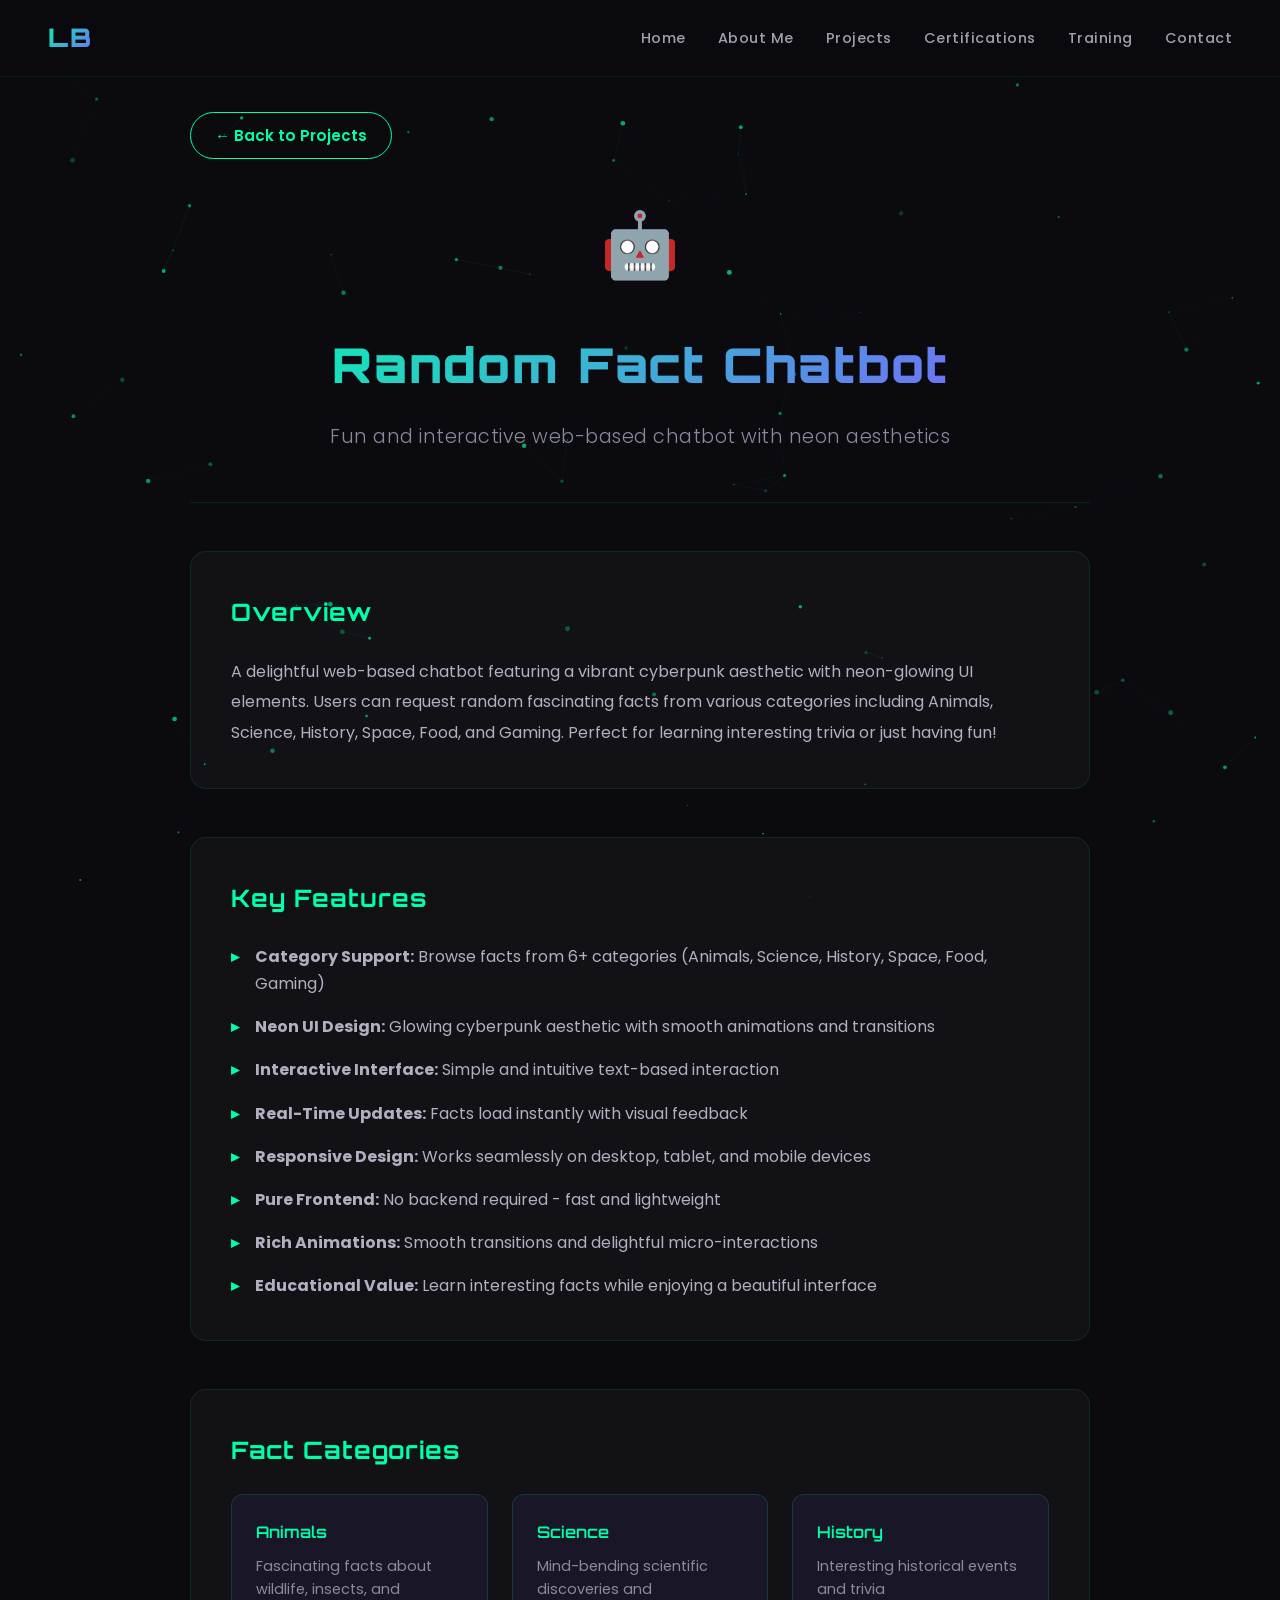
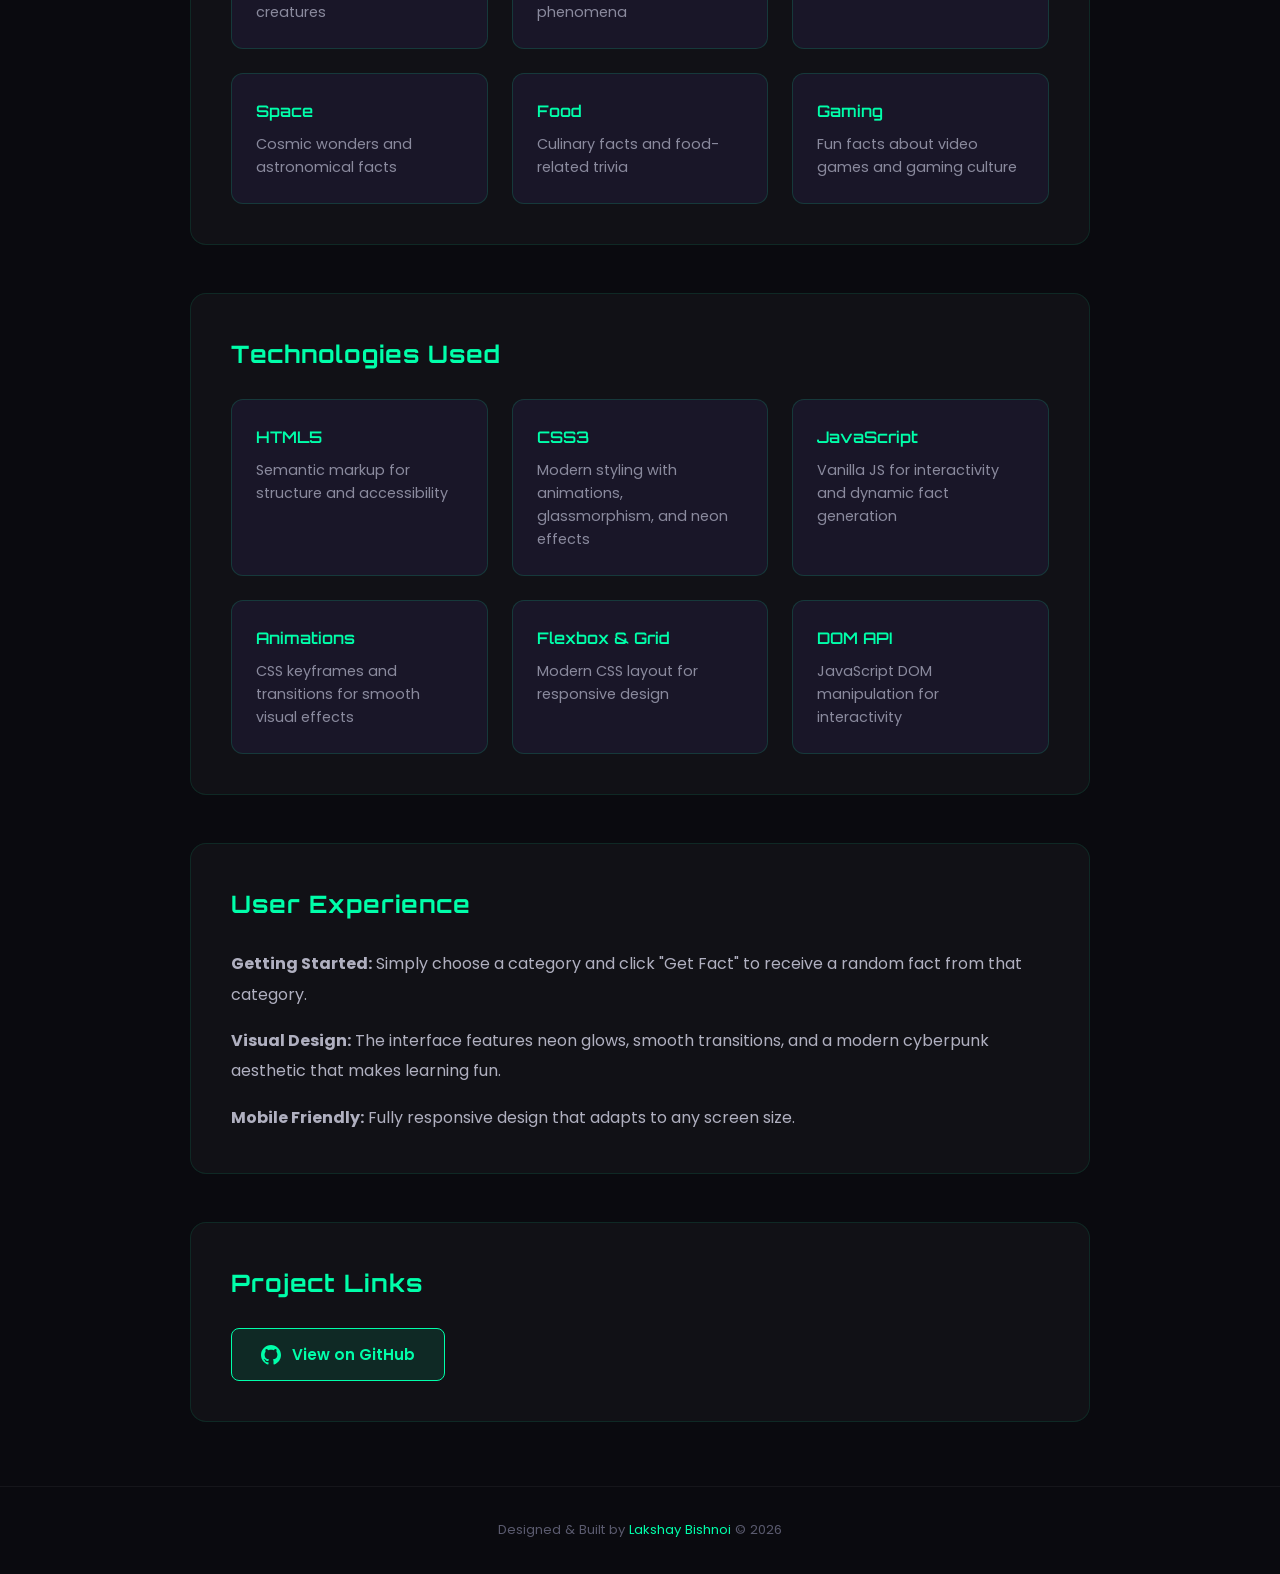
<file: project-chatbot.html>
<!DOCTYPE html>
<html lang="en">
<head>
  <meta charset="UTF-8" />
  <meta name="viewport" content="width=device-width, initial-scale=1.0" />
  <title>Random Fact Chatbot | Lakshay Bishnoi</title>
  <meta name="description" content="A fun and interactive web-based chatbot with a neon-glowing UI that delivers random quirky facts." />

  <link rel="preconnect" href="https://fonts.googleapis.com" />
  <link rel="preconnect" href="https://fonts.gstatic.com" crossorigin />
  <link href="https://fonts.googleapis.com/css2?family=Orbitron:wght@400;600;700;900&family=Poppins:wght@300;400;500;600;700&family=Fira+Code:wght@400;500&display=swap" rel="stylesheet" />

  <link rel="stylesheet" href="style.css" />
</head>
<body>

  <canvas id="particles-canvas"></canvas>

  <!-- Navigation -->
  <nav class="navbar">
    <a href="index.html" class="nav-logo">LB</a>
    <div class="hamburger">
      <span></span>
      <span></span>
      <span></span>
    </div>
    <ul class="nav-links">
      <li><a href="index.html">Home</a></li>
      <li><a href="about.html">About Me</a></li>
      <li><a href="projects.html">Projects</a></li>
      <li><a href="certifications.html">Certifications</a></li>
      <li><a href="traning.html">Training</a></li>
      <li><a href="contact.html">Contact</a></li>
    </ul>
  </nav>

  <!-- Project Details Section -->
  <section class="project-detail-section">
    <div class="project-detail-container">
      <a href="projects.html" class="back-button">← Back to Projects</a>
      
      <div class="project-detail-header">
        <div class="project-detail-icon">🤖</div>
        <h1 class="project-detail-title">Random Fact Chatbot</h1>
        <p class="project-detail-subtitle">Fun and interactive web-based chatbot with neon aesthetics</p>
      </div>

      <div class="project-detail-content">
        <div class="detail-section">
          <h2>Overview</h2>
          <p>A delightful web-based chatbot featuring a vibrant cyberpunk aesthetic with neon-glowing UI elements. Users can request random fascinating facts from various categories including Animals, Science, History, Space, Food, and Gaming. Perfect for learning interesting trivia or just having fun!</p>
        </div>

        <div class="detail-section">
          <h2>Key Features</h2>
          <ul class="features-list">
            <li><strong>Category Support:</strong> Browse facts from 6+ categories (Animals, Science, History, Space, Food, Gaming)</li>
            <li><strong>Neon UI Design:</strong> Glowing cyberpunk aesthetic with smooth animations and transitions</li>
            <li><strong>Interactive Interface:</strong> Simple and intuitive text-based interaction</li>
            <li><strong>Real-Time Updates:</strong> Facts load instantly with visual feedback</li>
            <li><strong>Responsive Design:</strong> Works seamlessly on desktop, tablet, and mobile devices</li>
            <li><strong>Pure Frontend:</strong> No backend required - fast and lightweight</li>
            <li><strong>Rich Animations:</strong> Smooth transitions and delightful micro-interactions</li>
            <li><strong>Educational Value:</strong> Learn interesting facts while enjoying a beautiful interface</li>
          </ul>
        </div>

        <div class="detail-section">
          <h2>Fact Categories</h2>
          <div class="tech-details-grid">
            <div class="tech-detail-card">
              <h3>Animals</h3>
              <p>Fascinating facts about wildlife, insects, and creatures</p>
            </div>
            <div class="tech-detail-card">
              <h3>Science</h3>
              <p>Mind-bending scientific discoveries and phenomena</p>
            </div>
            <div class="tech-detail-card">
              <h3>History</h3>
              <p>Interesting historical events and trivia</p>
            </div>
            <div class="tech-detail-card">
              <h3>Space</h3>
              <p>Cosmic wonders and astronomical facts</p>
            </div>
            <div class="tech-detail-card">
              <h3>Food</h3>
              <p>Culinary facts and food-related trivia</p>
            </div>
            <div class="tech-detail-card">
              <h3>Gaming</h3>
              <p>Fun facts about video games and gaming culture</p>
            </div>
          </div>
        </div>

        <div class="detail-section">
          <h2>Technologies Used</h2>
          <div class="tech-details-grid">
            <div class="tech-detail-card">
              <h3>HTML5</h3>
              <p>Semantic markup for structure and accessibility</p>
            </div>
            <div class="tech-detail-card">
              <h3>CSS3</h3>
              <p>Modern styling with animations, glassmorphism, and neon effects</p>
            </div>
            <div class="tech-detail-card">
              <h3>JavaScript</h3>
              <p>Vanilla JS for interactivity and dynamic fact generation</p>
            </div>
            <div class="tech-detail-card">
              <h3>Animations</h3>
              <p>CSS keyframes and transitions for smooth visual effects</p>
            </div>
            <div class="tech-detail-card">
              <h3>Flexbox & Grid</h3>
              <p>Modern CSS layout for responsive design</p>
            </div>
            <div class="tech-detail-card">
              <h3>DOM API</h3>
              <p>JavaScript DOM manipulation for interactivity</p>
            </div>
          </div>
        </div>

        <div class="detail-section">
          <h2>User Experience</h2>
          <p><strong>Getting Started:</strong> Simply choose a category and click "Get Fact" to receive a random fact from that category.</p>
          <p><strong>Visual Design:</strong> The interface features neon glows, smooth transitions, and a modern cyberpunk aesthetic that makes learning fun.</p>
          <p><strong>Mobile Friendly:</strong> Fully responsive design that adapts to any screen size.</p>
        </div>

        <div class="detail-section">
          <h2>Project Links</h2>
          <div class="project-links-detail">
            <a href="https://github.com/lakshay290/random-fact-chatbot" target="_blank" rel="noopener noreferrer" class="detail-link">
              <svg xmlns="http://www.w3.org/2000/svg" viewBox="0 0 24 24" fill="currentColor"><path d="M12 0c-6.626 0-12 5.373-12 12 0 5.302 3.438 9.8 8.207 11.387.599.111.793-.261.793-.577v-2.234c-3.338.726-4.033-1.416-4.033-1.416-.546-1.387-1.333-1.756-1.333-1.756-1.089-.745.083-.729.083-.729 1.205.084 1.839 1.237 1.839 1.237 1.07 1.834 2.807 1.304 3.492.997.107-.775.418-1.305.762-1.604-2.665-.305-5.467-1.334-5.467-5.931 0-1.311.469-2.381 1.236-3.221-.124-.303-.535-1.524.117-3.176 0 0 1.008-.322 3.301 1.23.957-.266 1.983-.399 3.003-.404 1.02.005 2.047.138 3.006.404 2.291-1.552 3.297-1.23 3.297-1.23.653 1.653.242 2.874.118 3.176.77.84 1.235 1.911 1.235 3.221 0 4.609-2.807 5.624-5.479 5.921.43.372.823 1.102.823 2.222v 3.293c0 .319.192.694.801.576 4.765-1.589 8.199-6.086 8.199-11.386 0-6.627-5.373-12-12-12z"/></svg>
              View on GitHub
            </a>
          </div>
        </div>
      </div>
    </div>
  </section>

  <footer class="footer">
    <p>Designed &amp; Built by <span>Lakshay Bishnoi</span> &copy; 2026</p>
  </footer>

  <script src="script.js"></script>
</body>
</html>
</file>
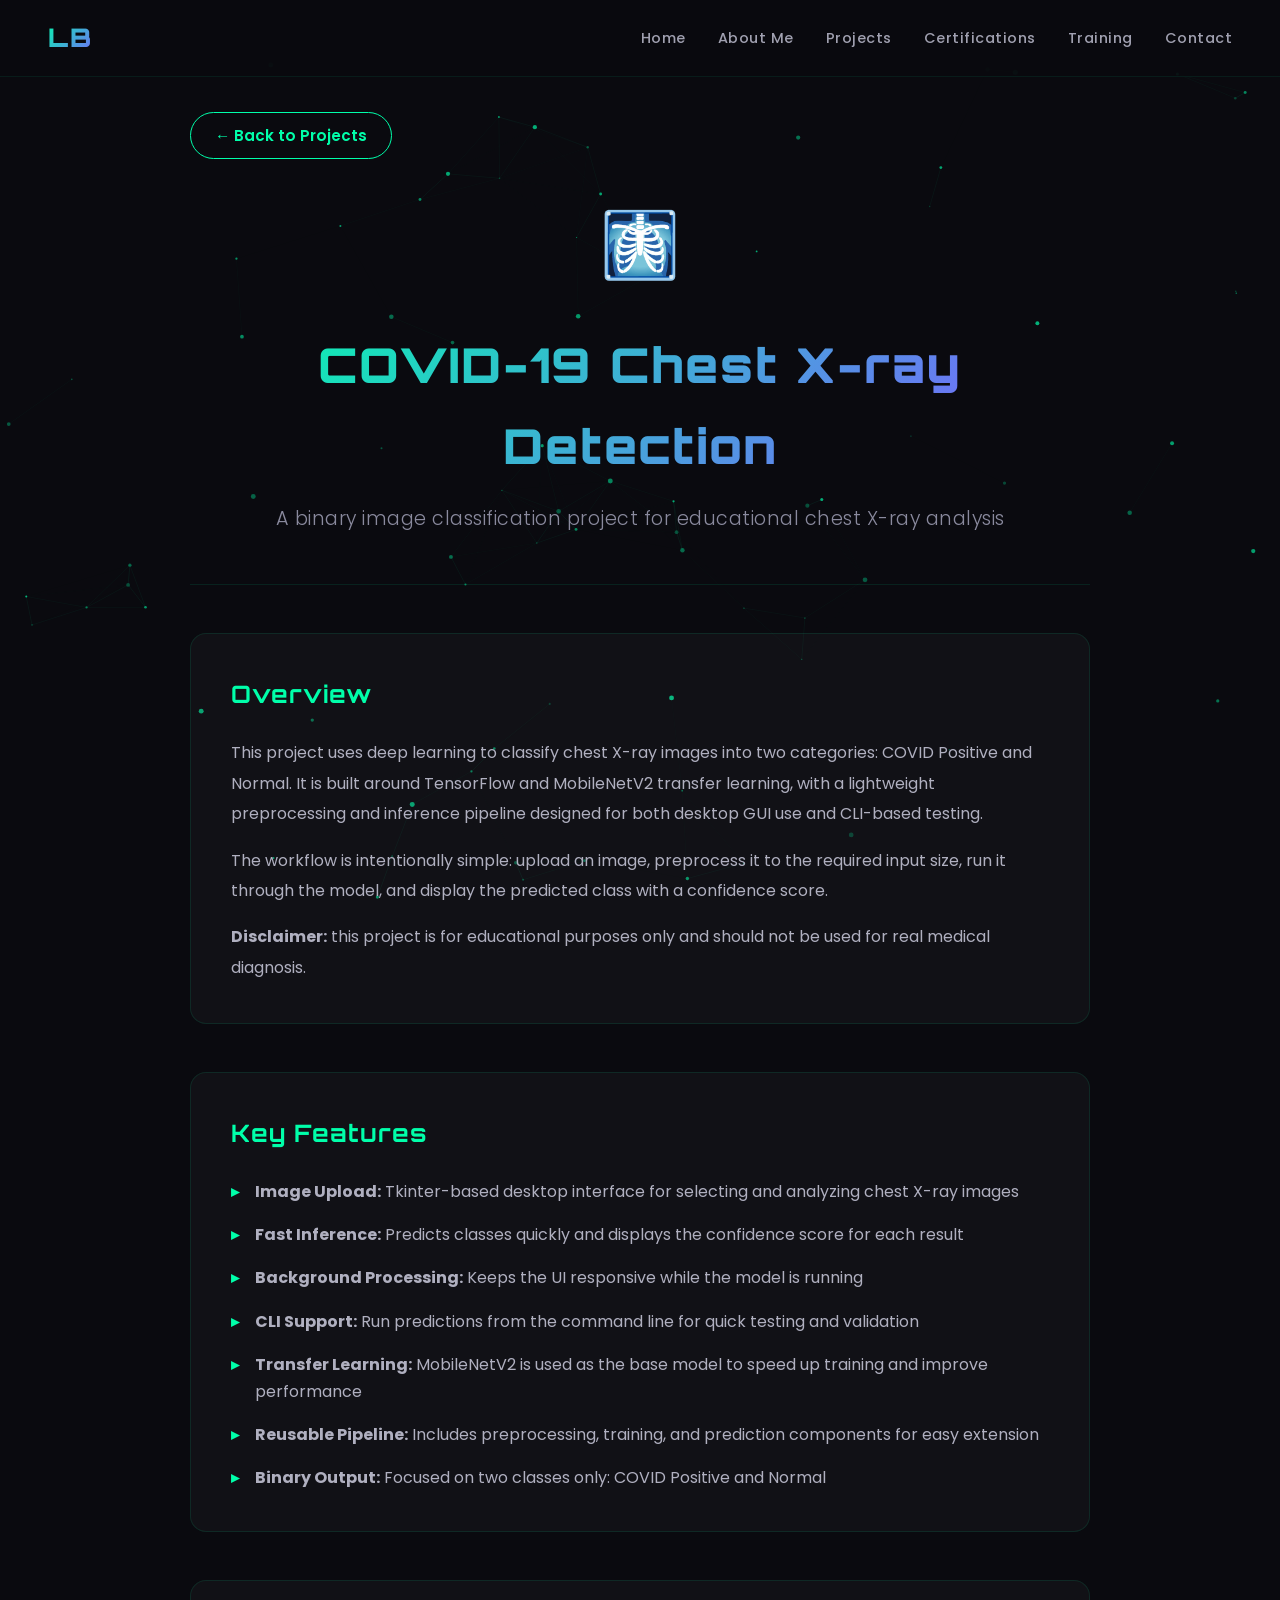
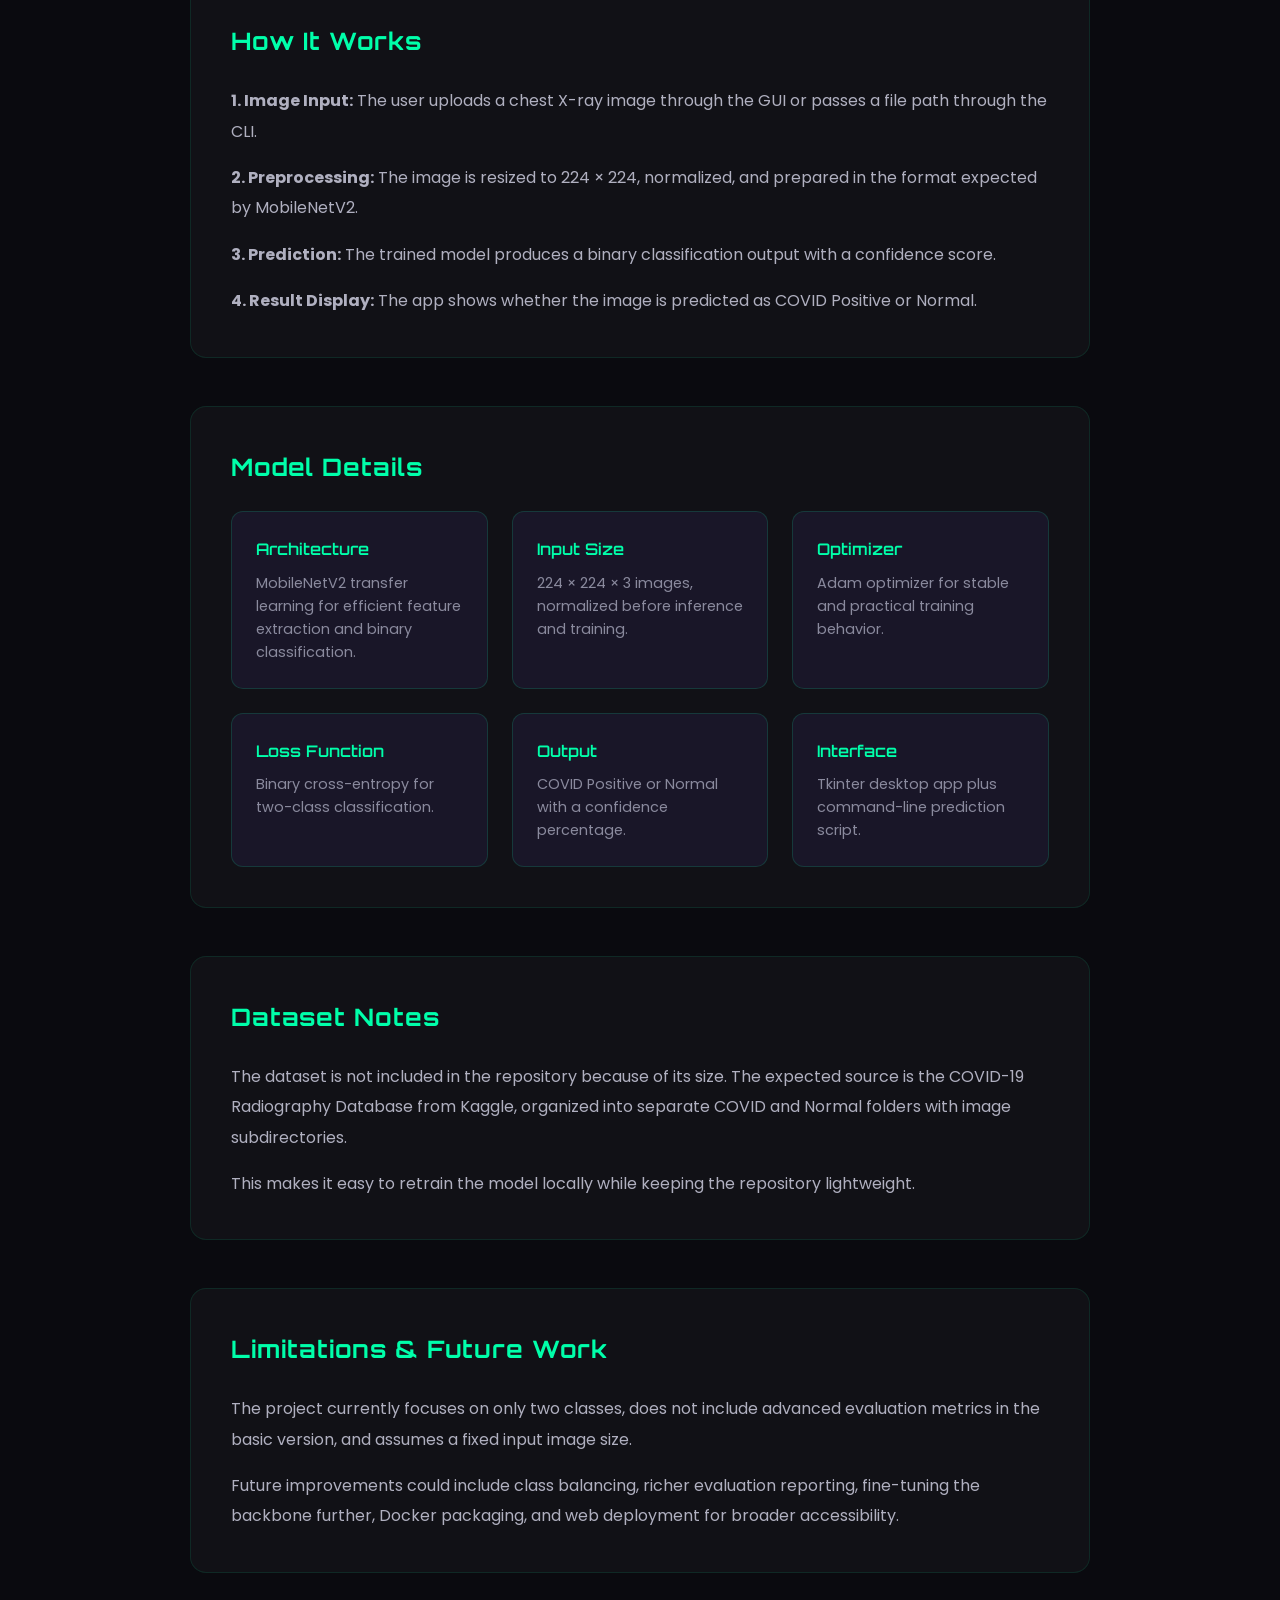
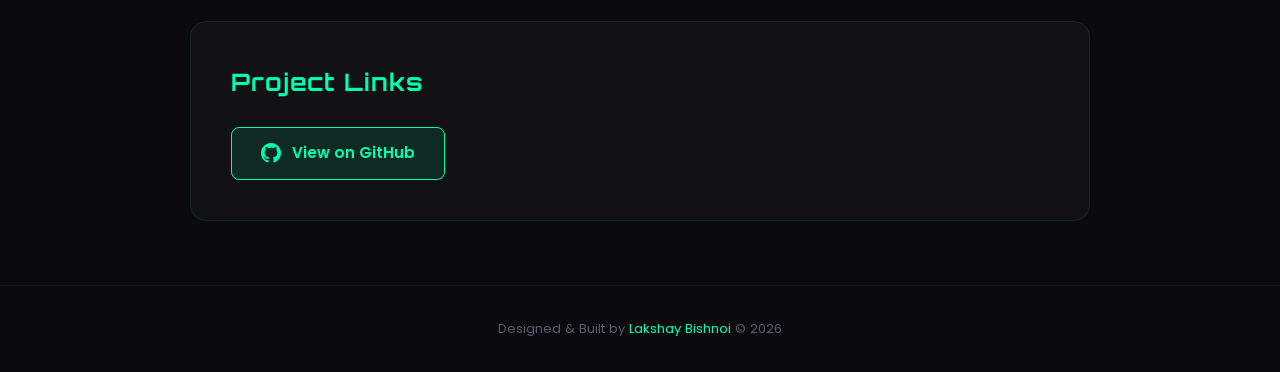
<file: project-covid-detection.html>
<!DOCTYPE html>
<html lang="en">
<head>
  <meta charset="UTF-8" />
  <meta name="viewport" content="width=device-width, initial-scale=1.0" />
  <title>COVID-19 Chest X-ray Detection | Lakshay Bishnoi</title>
  <meta name="description" content="A deep learning project that classifies chest X-ray images as COVID Positive or Normal using TensorFlow and MobileNetV2." />

  <link rel="preconnect" href="https://fonts.googleapis.com" />
  <link rel="preconnect" href="https://fonts.gstatic.com" crossorigin />
  <link href="https://fonts.googleapis.com/css2?family=Orbitron:wght@400;600;700;900&family=Poppins:wght@300;400;500;600;700&family=Fira+Code:wght@400;500&display=swap" rel="stylesheet" />

  <link rel="stylesheet" href="style.css" />
</head>
<body>

  <canvas id="particles-canvas"></canvas>

  <nav class="navbar">
    <a href="index.html" class="nav-logo">LB</a>
    <div class="hamburger">
      <span></span>
      <span></span>
      <span></span>
    </div>
    <ul class="nav-links">
      <li><a href="index.html">Home</a></li>
      <li><a href="about.html">About Me</a></li>
      <li><a href="projects.html">Projects</a></li>
      <li><a href="certifications.html">Certifications</a></li>
      <li><a href="traning.html">Training</a></li>
      <li><a href="contact.html">Contact</a></li>
    </ul>
  </nav>

  <section class="project-detail-section">
    <div class="project-detail-container">
      <a href="projects.html" class="back-button">← Back to Projects</a>

      <div class="project-detail-header">
        <div class="project-detail-icon">🩻</div>
        <h1 class="project-detail-title">COVID-19 Chest X-ray Detection</h1>
        <p class="project-detail-subtitle">A binary image classification project for educational chest X-ray analysis</p>
      </div>

      <div class="project-detail-content">
        <div class="detail-section">
          <h2>Overview</h2>
          <p>This project uses deep learning to classify chest X-ray images into two categories: COVID Positive and Normal. It is built around TensorFlow and MobileNetV2 transfer learning, with a lightweight preprocessing and inference pipeline designed for both desktop GUI use and CLI-based testing.</p>
          <p>The workflow is intentionally simple: upload an image, preprocess it to the required input size, run it through the model, and display the predicted class with a confidence score.</p>
          <p><strong>Disclaimer:</strong> this project is for educational purposes only and should not be used for real medical diagnosis.</p>
        </div>

        <div class="detail-section">
          <h2>Key Features</h2>
          <ul class="features-list">
            <li><strong>Image Upload:</strong> Tkinter-based desktop interface for selecting and analyzing chest X-ray images</li>
            <li><strong>Fast Inference:</strong> Predicts classes quickly and displays the confidence score for each result</li>
            <li><strong>Background Processing:</strong> Keeps the UI responsive while the model is running</li>
            <li><strong>CLI Support:</strong> Run predictions from the command line for quick testing and validation</li>
            <li><strong>Transfer Learning:</strong> MobileNetV2 is used as the base model to speed up training and improve performance</li>
            <li><strong>Reusable Pipeline:</strong> Includes preprocessing, training, and prediction components for easy extension</li>
            <li><strong>Binary Output:</strong> Focused on two classes only: COVID Positive and Normal</li>
          </ul>
        </div>

        <div class="detail-section">
          <h2>How It Works</h2>
          <p><strong>1. Image Input:</strong> The user uploads a chest X-ray image through the GUI or passes a file path through the CLI.</p>
          <p><strong>2. Preprocessing:</strong> The image is resized to 224 × 224, normalized, and prepared in the format expected by MobileNetV2.</p>
          <p><strong>3. Prediction:</strong> The trained model produces a binary classification output with a confidence score.</p>
          <p><strong>4. Result Display:</strong> The app shows whether the image is predicted as COVID Positive or Normal.</p>
        </div>

        <div class="detail-section">
          <h2>Model Details</h2>
          <div class="tech-details-grid">
            <div class="tech-detail-card">
              <h3>Architecture</h3>
              <p>MobileNetV2 transfer learning for efficient feature extraction and binary classification.</p>
            </div>
            <div class="tech-detail-card">
              <h3>Input Size</h3>
              <p>224 × 224 × 3 images, normalized before inference and training.</p>
            </div>
            <div class="tech-detail-card">
              <h3>Optimizer</h3>
              <p>Adam optimizer for stable and practical training behavior.</p>
            </div>
            <div class="tech-detail-card">
              <h3>Loss Function</h3>
              <p>Binary cross-entropy for two-class classification.</p>
            </div>
            <div class="tech-detail-card">
              <h3>Output</h3>
              <p>COVID Positive or Normal with a confidence percentage.</p>
            </div>
            <div class="tech-detail-card">
              <h3>Interface</h3>
              <p>Tkinter desktop app plus command-line prediction script.</p>
            </div>
          </div>
        </div>

        <div class="detail-section">
          <h2>Dataset Notes</h2>
          <p>The dataset is not included in the repository because of its size. The expected source is the COVID-19 Radiography Database from Kaggle, organized into separate COVID and Normal folders with image subdirectories.</p>
          <p>This makes it easy to retrain the model locally while keeping the repository lightweight.</p>
        </div>

        <div class="detail-section">
          <h2>Limitations & Future Work</h2>
          <p>The project currently focuses on only two classes, does not include advanced evaluation metrics in the basic version, and assumes a fixed input image size.</p>
          <p>Future improvements could include class balancing, richer evaluation reporting, fine-tuning the backbone further, Docker packaging, and web deployment for broader accessibility.</p>
        </div>

        <div class="detail-section">
          <h2>Project Links</h2>
          <div class="project-links-detail">
            <a href="https://github.com/lakshay290/Detecting-Covid-19-with-Chest-X-ray" target="_blank" rel="noopener noreferrer" class="detail-link">
              <svg xmlns="http://www.w3.org/2000/svg" viewBox="0 0 24 24" fill="currentColor"><path d="M12 0c-6.626 0-12 5.373-12 12 0 5.302 3.438 9.8 8.207 11.387.599.111.793-.261.793-.577v-2.234c-3.338.726-4.033-1.416-4.033-1.416-.546-1.387-1.333-1.756-1.333-1.756-1.089-.745.083-.729.083-.729 1.205.084 1.839 1.237 1.839 1.237 1.07 1.834 2.807 1.304 3.492.997.107-.775.418-1.305.762-1.604-2.665-.305-5.467-1.334-5.467-5.931 0-1.311.469-2.381 1.236-3.221-.124-.303-.535-1.524.117-3.176 0 0 1.008-.322 3.301 1.23.957-.266 1.983-.399 3.003-.404 1.02.005 2.047.138 3.006.404 2.291-1.552 3.297-1.23 3.297-1.23.653 1.653.242 2.874.118 3.176.77.84 1.235 1.911 1.235 3.221 0 4.609-2.807 5.624-5.479 5.921.43.372.823 1.102.823 2.222v 3.293c0 .319.192.694.801.576 4.765-1.589 8.199-6.086 8.199-11.386 0-6.627-5.373-12-12-12z"/></svg>
              View on GitHub
            </a>
          </div>
        </div>
      </div>
    </div>
  </section>

  <footer class="footer">
    <p>Designed &amp; Built by <span>Lakshay Bishnoi</span> &copy; 2026</p>
  </footer>

  <script src="script.js"></script>
</body>
</html>
</file>
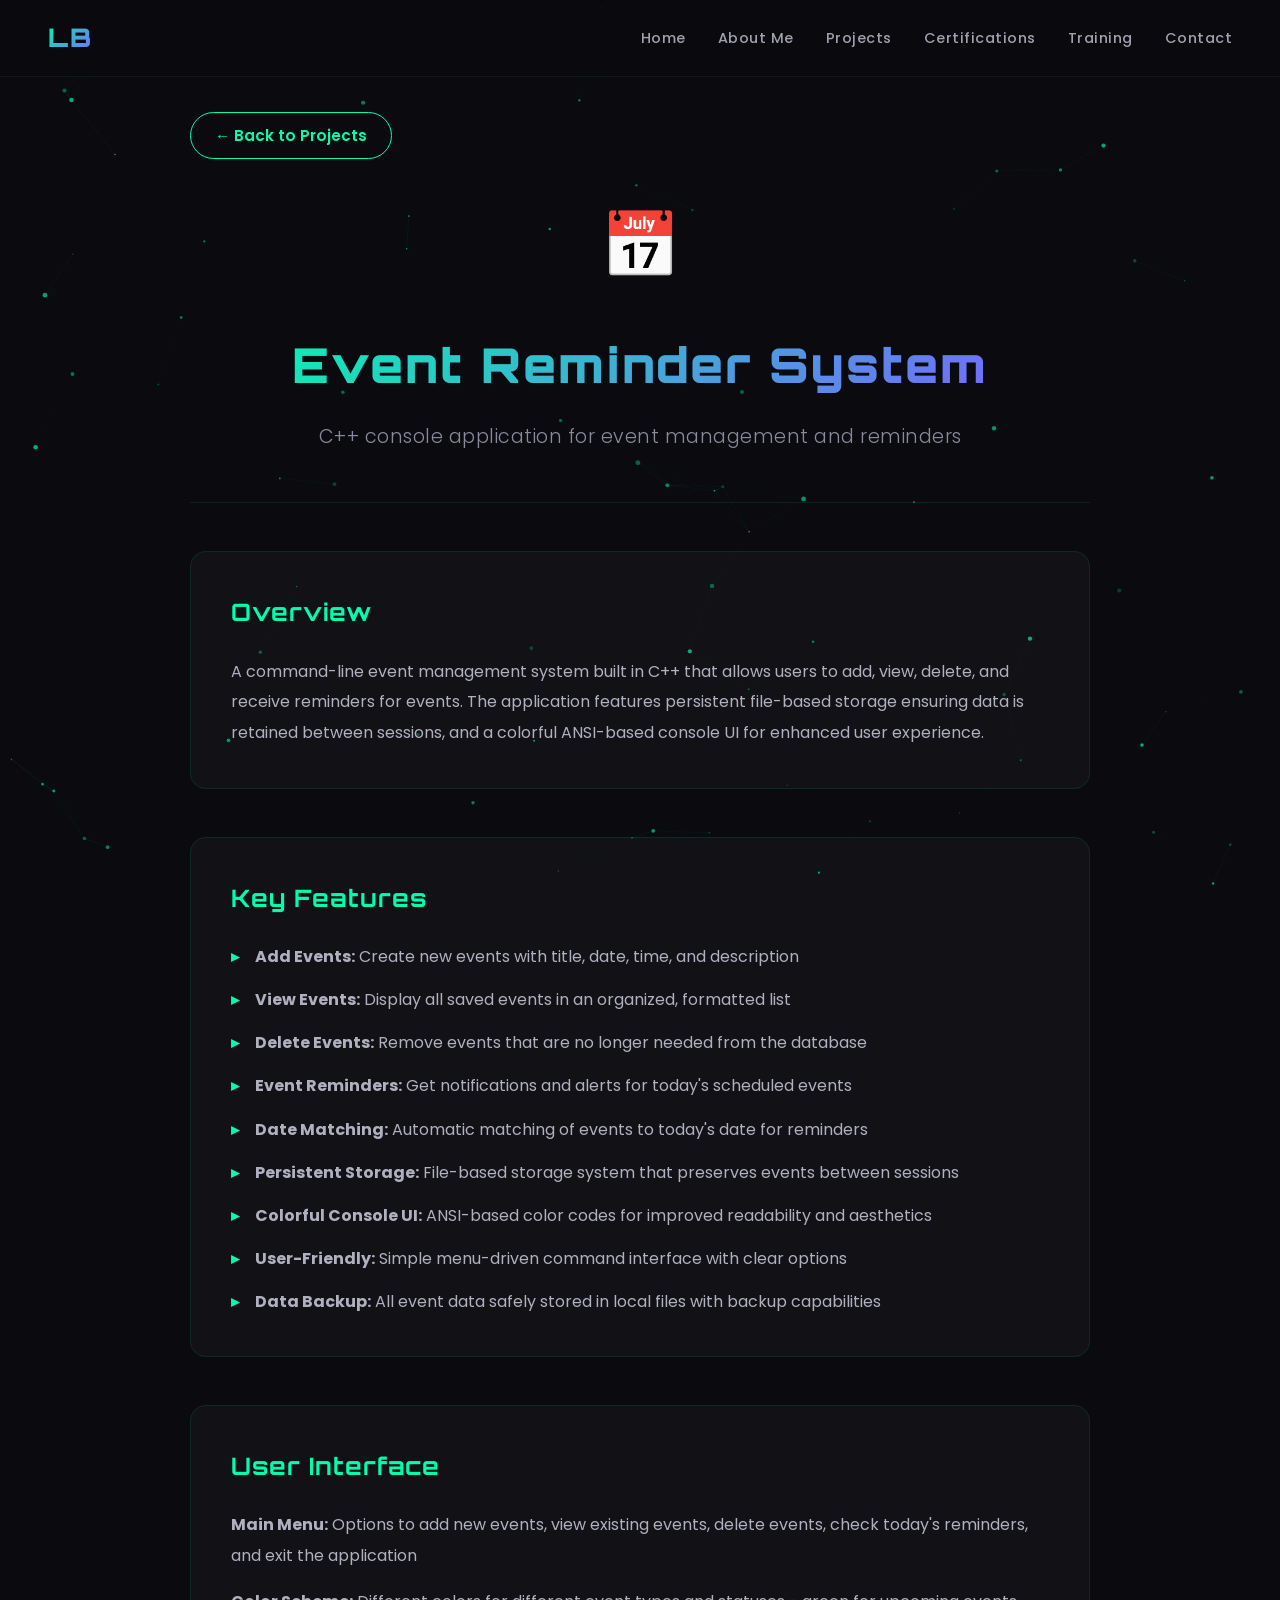
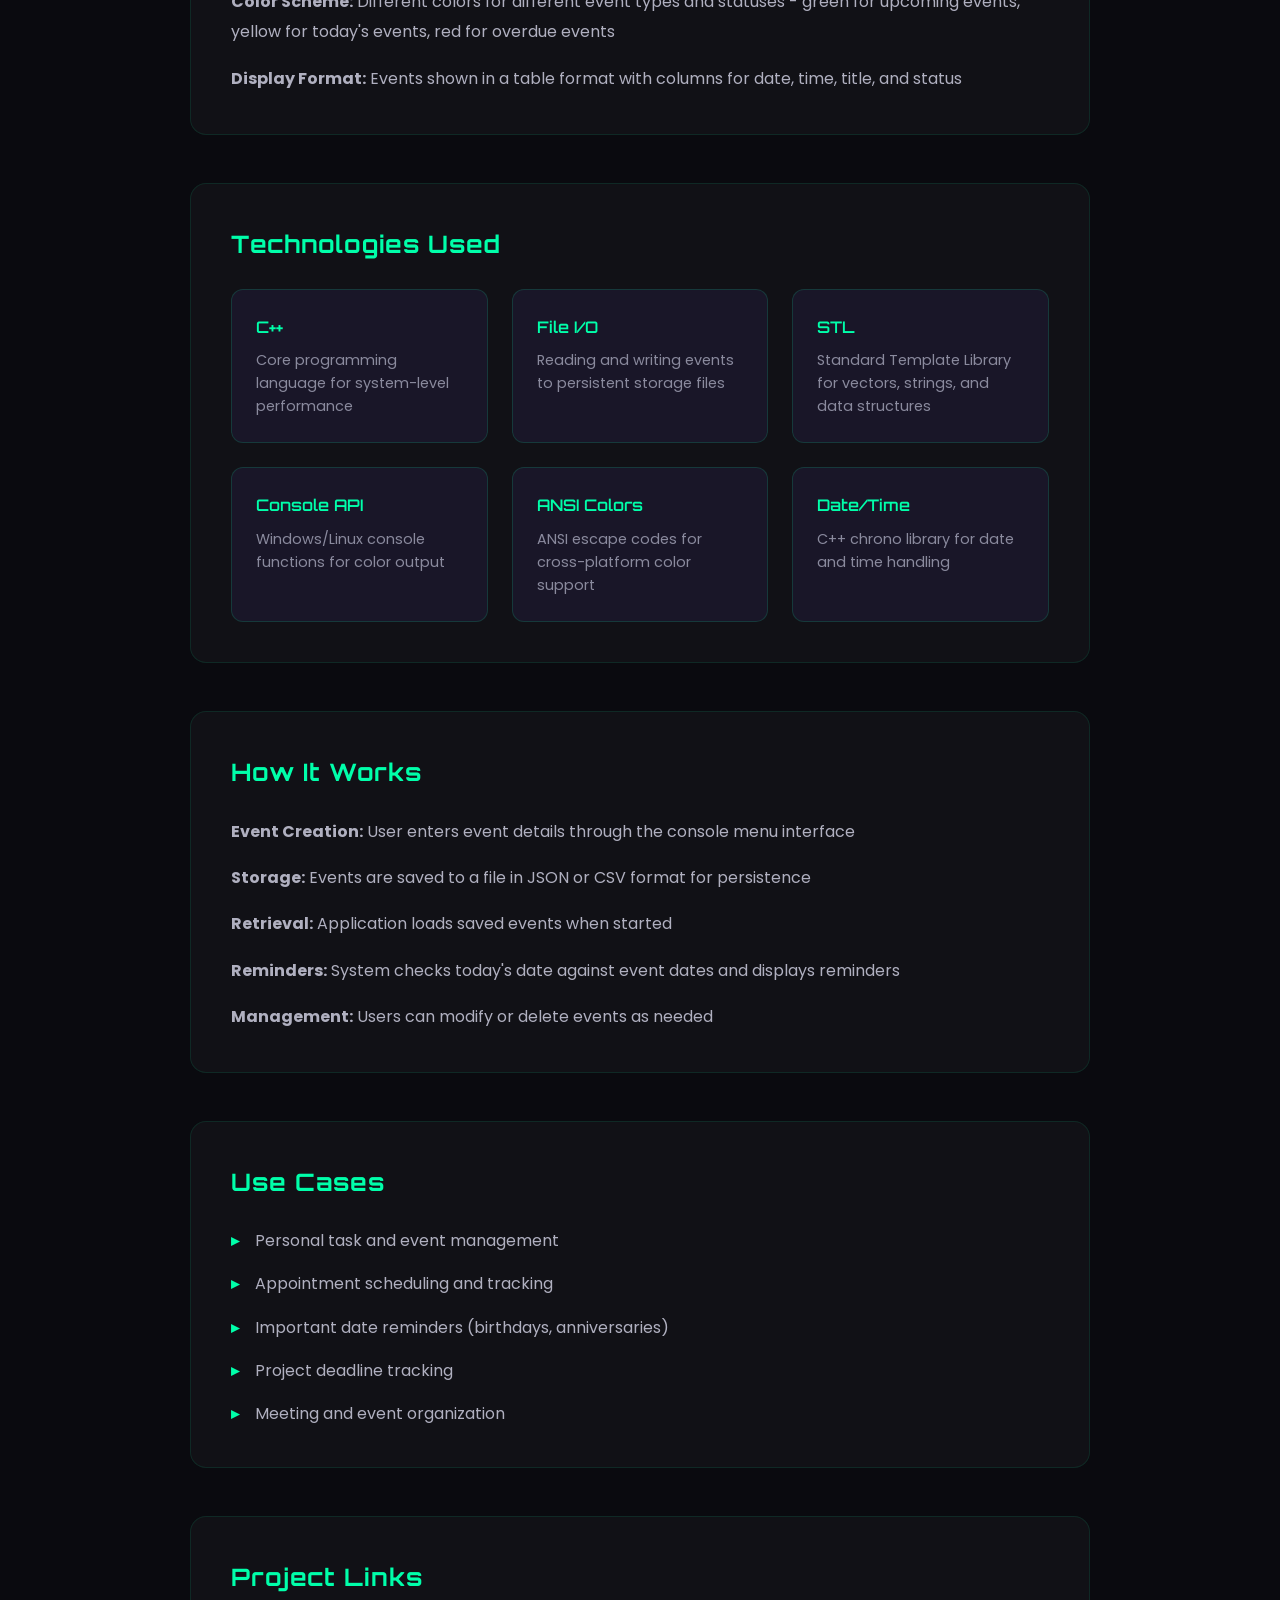
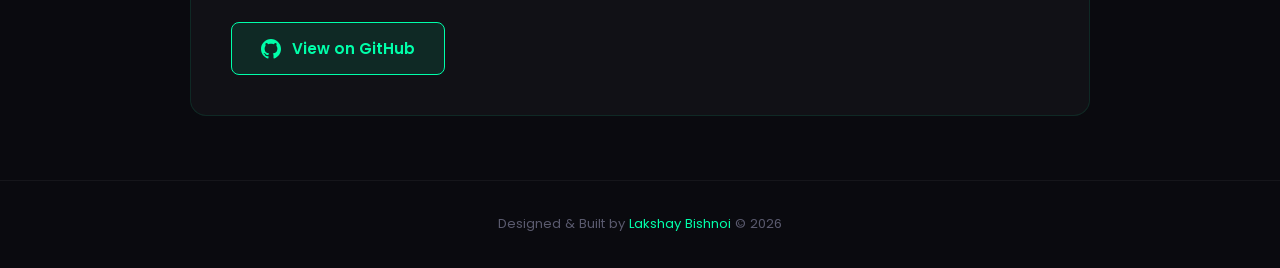
<file: project-event-reminder.html>
<!DOCTYPE html>
<html lang="en">
<head>
  <meta charset="UTF-8" />
  <meta name="viewport" content="width=device-width, initial-scale=1.0" />
  <title>Event Reminder System | Lakshay Bishnoi</title>
  <meta name="description" content="A C++ console-based event management system with reminders and persistent storage." />

  <link rel="preconnect" href="https://fonts.googleapis.com" />
  <link rel="preconnect" href="https://fonts.gstatic.com" crossorigin />
  <link href="https://fonts.googleapis.com/css2?family=Orbitron:wght@400;600;700;900&family=Poppins:wght@300;400;500;600;700&family=Fira+Code:wght@400;500&display=swap" rel="stylesheet" />

  <link rel="stylesheet" href="style.css" />
</head>
<body>

  <canvas id="particles-canvas"></canvas>

  <!-- Navigation -->
  <nav class="navbar">
    <a href="index.html" class="nav-logo">LB</a>
    <div class="hamburger">
      <span></span>
      <span></span>
      <span></span>
    </div>
    <ul class="nav-links">
      <li><a href="index.html">Home</a></li>
      <li><a href="about.html">About Me</a></li>
      <li><a href="projects.html">Projects</a></li>
      <li><a href="certifications.html">Certifications</a></li>
      <li><a href="traning.html">Training</a></li>
      <li><a href="contact.html">Contact</a></li>
    </ul>
  </nav>

  <!-- Project Details Section -->
  <section class="project-detail-section">
    <div class="project-detail-container">
      <a href="projects.html" class="back-button">← Back to Projects</a>
      
      <div class="project-detail-header">
        <div class="project-detail-icon">📅</div>
        <h1 class="project-detail-title">Event Reminder System</h1>
        <p class="project-detail-subtitle">C++ console application for event management and reminders</p>
      </div>

      <div class="project-detail-content">
        <div class="detail-section">
          <h2>Overview</h2>
          <p>A command-line event management system built in C++ that allows users to add, view, delete, and receive reminders for events. The application features persistent file-based storage ensuring data is retained between sessions, and a colorful ANSI-based console UI for enhanced user experience.</p>
        </div>

        <div class="detail-section">
          <h2>Key Features</h2>
          <ul class="features-list">
            <li><strong>Add Events:</strong> Create new events with title, date, time, and description</li>
            <li><strong>View Events:</strong> Display all saved events in an organized, formatted list</li>
            <li><strong>Delete Events:</strong> Remove events that are no longer needed from the database</li>
            <li><strong>Event Reminders:</strong> Get notifications and alerts for today's scheduled events</li>
            <li><strong>Date Matching:</strong> Automatic matching of events to today's date for reminders</li>
            <li><strong>Persistent Storage:</strong> File-based storage system that preserves events between sessions</li>
            <li><strong>Colorful Console UI:</strong> ANSI-based color codes for improved readability and aesthetics</li>
            <li><strong>User-Friendly:</strong> Simple menu-driven command interface with clear options</li>
            <li><strong>Data Backup:</strong> All event data safely stored in local files with backup capabilities</li>
          </ul>
        </div>

        <div class="detail-section">
          <h2>User Interface</h2>
          <p><strong>Main Menu:</strong> Options to add new events, view existing events, delete events, check today's reminders, and exit the application</p>
          <p><strong>Color Scheme:</strong> Different colors for different event types and statuses - green for upcoming events, yellow for today's events, red for overdue events</p>
          <p><strong>Display Format:</strong> Events shown in a table format with columns for date, time, title, and status</p>
        </div>

        <div class="detail-section">
          <h2>Technologies Used</h2>
          <div class="tech-details-grid">
            <div class="tech-detail-card">
              <h3>C++</h3>
              <p>Core programming language for system-level performance</p>
            </div>
            <div class="tech-detail-card">
              <h3>File I/O</h3>
              <p>Reading and writing events to persistent storage files</p>
            </div>
            <div class="tech-detail-card">
              <h3>STL</h3>
              <p>Standard Template Library for vectors, strings, and data structures</p>
            </div>
            <div class="tech-detail-card">
              <h3>Console API</h3>
              <p>Windows/Linux console functions for color output</p>
            </div>
            <div class="tech-detail-card">
              <h3>ANSI Colors</h3>
              <p>ANSI escape codes for cross-platform color support</p>
            </div>
            <div class="tech-detail-card">
              <h3>Date/Time</h3>
              <p>C++ chrono library for date and time handling</p>
            </div>
          </div>
        </div>

        <div class="detail-section">
          <h2>How It Works</h2>
          <p><strong>Event Creation:</strong> User enters event details through the console menu interface</p>
          <p><strong>Storage:</strong> Events are saved to a file in JSON or CSV format for persistence</p>
          <p><strong>Retrieval:</strong> Application loads saved events when started</p>
          <p><strong>Reminders:</strong> System checks today's date against event dates and displays reminders</p>
          <p><strong>Management:</strong> Users can modify or delete events as needed</p>
        </div>

        <div class="detail-section">
          <h2>Use Cases</h2>
          <ul class="features-list">
            <li>Personal task and event management</li>
            <li>Appointment scheduling and tracking</li>
            <li>Important date reminders (birthdays, anniversaries)</li>
            <li>Project deadline tracking</li>
            <li>Meeting and event organization</li>
          </ul>
        </div>

        <div class="detail-section">
          <h2>Project Links</h2>
          <div class="project-links-detail">
            <a href="https://github.com/lakshay290/evnet-remainder" target="_blank" rel="noopener noreferrer" class="detail-link">
              <svg xmlns="http://www.w3.org/2000/svg" viewBox="0 0 24 24" fill="currentColor"><path d="M12 0c-6.626 0-12 5.373-12 12 0 5.302 3.438 9.8 8.207 11.387.599.111.793-.261.793-.577v-2.234c-3.338.726-4.033-1.416-4.033-1.416-.546-1.387-1.333-1.756-1.333-1.756-1.089-.745.083-.729.083-.729 1.205.084 1.839 1.237 1.839 1.237 1.07 1.834 2.807 1.304 3.492.997.107-.775.418-1.305.762-1.604-2.665-.305-5.467-1.334-5.467-5.931 0-1.311.469-2.381 1.236-3.221-.124-.303-.535-1.524.117-3.176 0 0 1.008-.322 3.301 1.23.957-.266 1.983-.399 3.003-.404 1.02.005 2.047.138 3.006.404 2.291-1.552 3.297-1.23 3.297-1.23.653 1.653.242 2.874.118 3.176.77.84 1.235 1.911 1.235 3.221 0 4.609-2.807 5.624-5.479 5.921.43.372.823 1.102.823 2.222v 3.293c0 .319.192.694.801.576 4.765-1.589 8.199-6.086 8.199-11.386 0-6.627-5.373-12-12-12z"/></svg>
              View on GitHub
            </a>
          </div>
        </div>
      </div>
    </div>
  </section>

  <footer class="footer">
    <p>Designed &amp; Built by <span>Lakshay Bishnoi</span> &copy; 2026</p>
  </footer>

  <script src="script.js"></script>
</body>
</html>
</file>
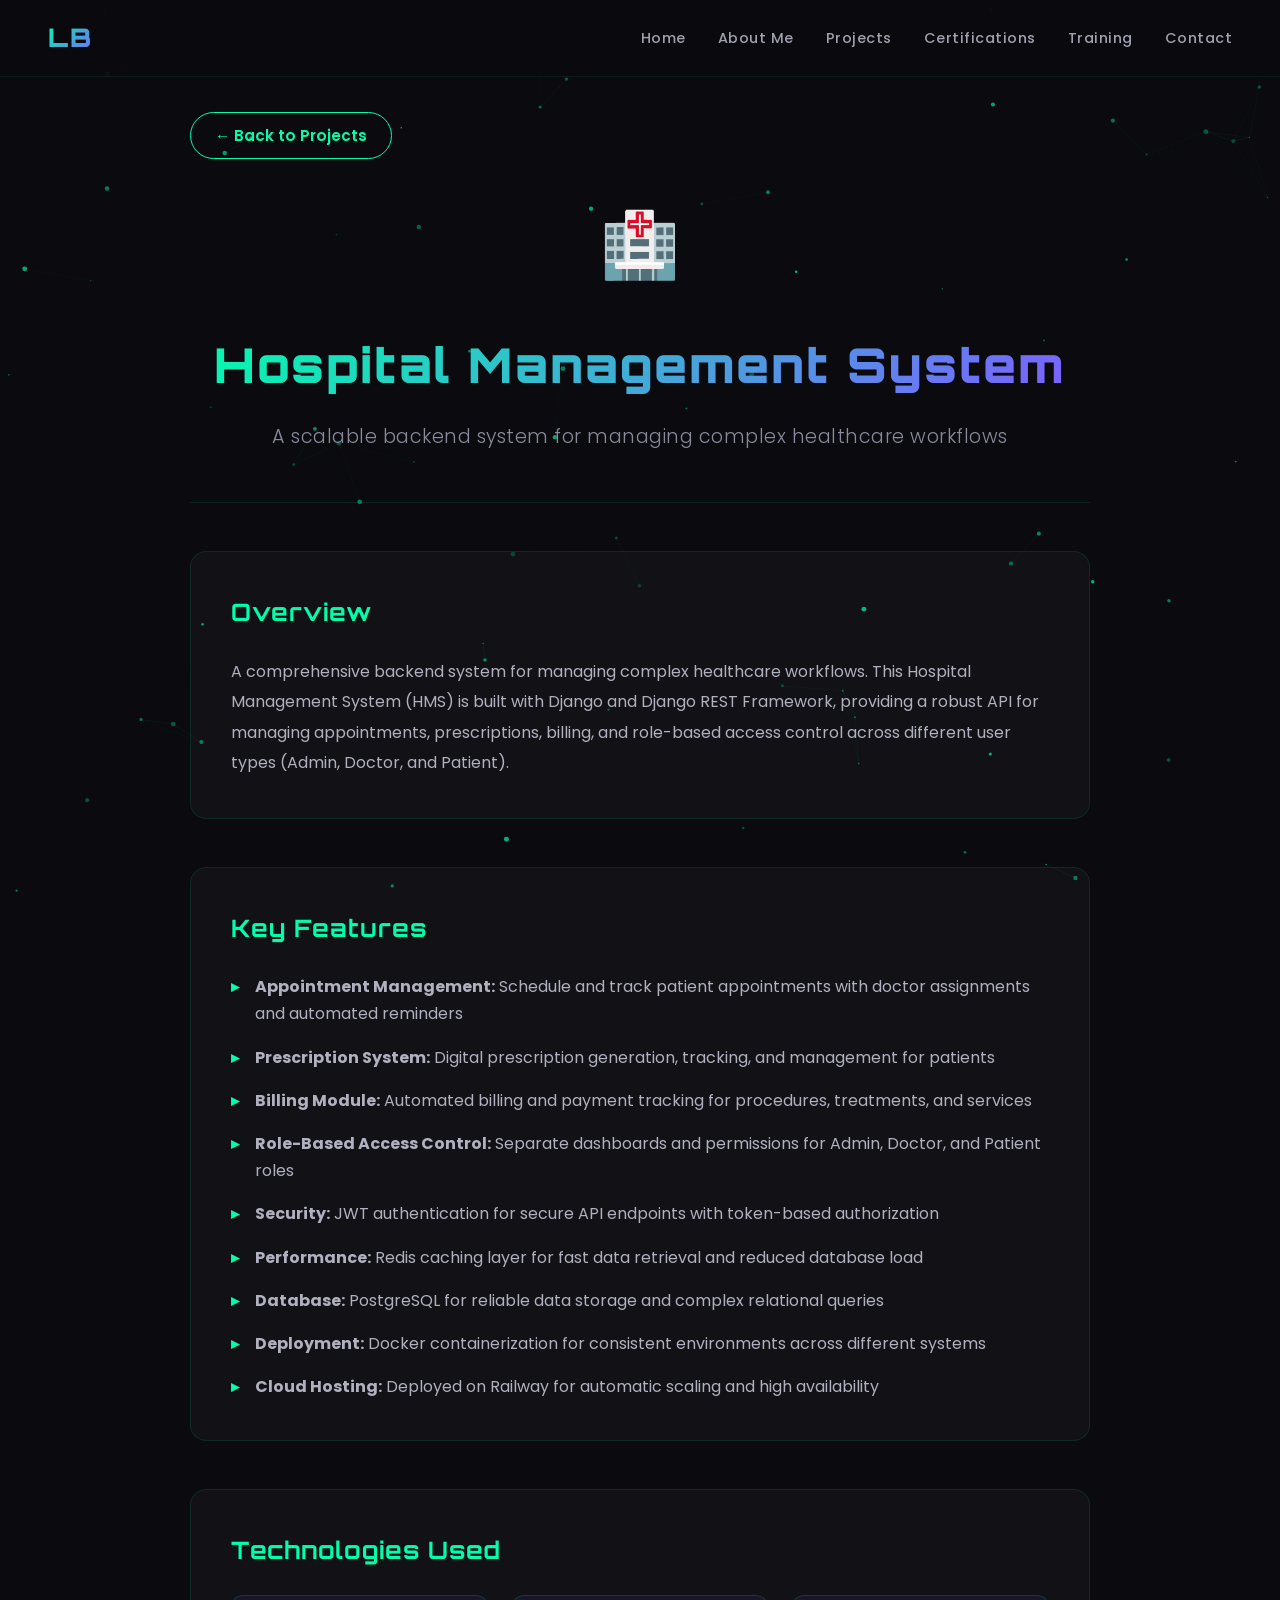
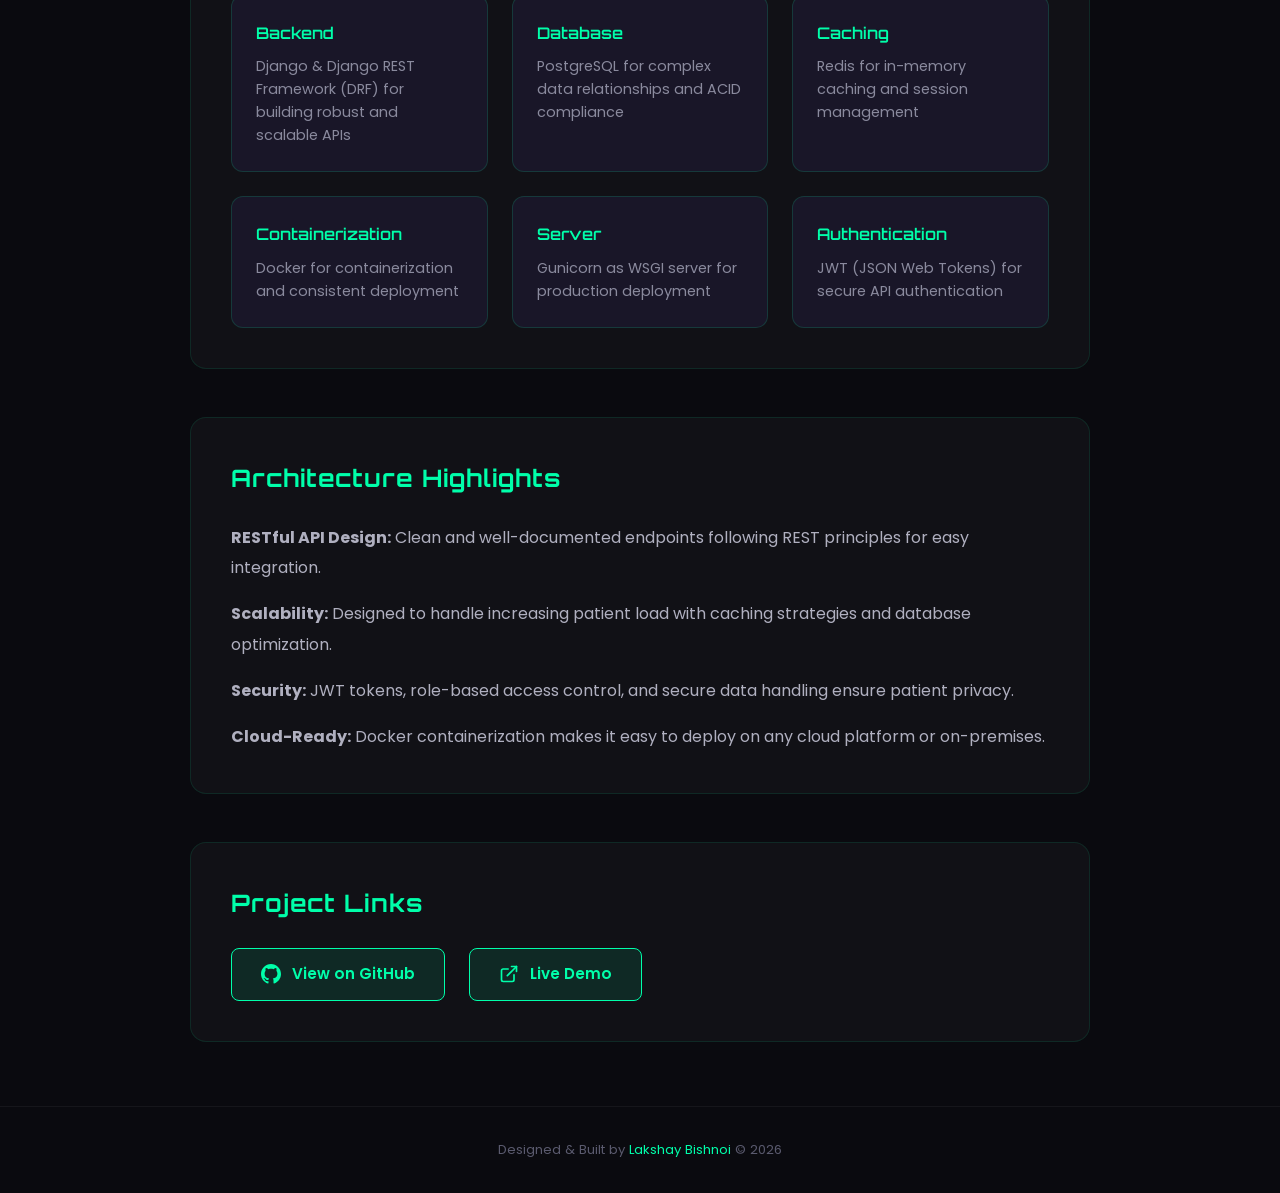
<file: project-hms.html>
<!DOCTYPE html>
<html lang="en">
<head>
  <meta charset="UTF-8" />
  <meta name="viewport" content="width=device-width, initial-scale=1.0" />
  <title>Hospital Management System | Lakshay Bishnoi</title>
  <meta name="description" content="A scalable backend-driven HMS built with Django managing appointments, prescriptions, billing, and more." />

  <link rel="preconnect" href="https://fonts.googleapis.com" />
  <link rel="preconnect" href="https://fonts.gstatic.com" crossorigin />
  <link href="https://fonts.googleapis.com/css2?family=Orbitron:wght@400;600;700;900&family=Poppins:wght@300;400;500;600;700&family=Fira+Code:wght@400;500&display=swap" rel="stylesheet" />

  <link rel="stylesheet" href="style.css" />
</head>
<body>

  <canvas id="particles-canvas"></canvas>

  <!-- Navigation -->
  <nav class="navbar">
    <a href="index.html" class="nav-logo">LB</a>
    <div class="hamburger">
      <span></span>
      <span></span>
      <span></span>
    </div>
    <ul class="nav-links">
      <li><a href="index.html">Home</a></li>
      <li><a href="about.html">About Me</a></li>
      <li><a href="projects.html">Projects</a></li>
      <li><a href="certifications.html">Certifications</a></li>
      <li><a href="traning.html">Training</a></li>
      <li><a href="contact.html">Contact</a></li>
    </ul>
  </nav>

  <!-- Project Details Section -->
  <section class="project-detail-section">
    <div class="project-detail-container">
      <a href="projects.html" class="back-button">← Back to Projects</a>
      
      <div class="project-detail-header">
        <div class="project-detail-icon">🏥</div>
        <h1 class="project-detail-title">Hospital Management System</h1>
        <p class="project-detail-subtitle">A scalable backend system for managing complex healthcare workflows</p>
      </div>

      <div class="project-detail-content">
        <div class="detail-section">
          <h2>Overview</h2>
          <p>A comprehensive backend system for managing complex healthcare workflows. This Hospital Management System (HMS) is built with Django and Django REST Framework, providing a robust API for managing appointments, prescriptions, billing, and role-based access control across different user types (Admin, Doctor, and Patient).</p>
        </div>

        <div class="detail-section">
          <h2>Key Features</h2>
          <ul class="features-list">
            <li><strong>Appointment Management:</strong> Schedule and track patient appointments with doctor assignments and automated reminders</li>
            <li><strong>Prescription System:</strong> Digital prescription generation, tracking, and management for patients</li>
            <li><strong>Billing Module:</strong> Automated billing and payment tracking for procedures, treatments, and services</li>
            <li><strong>Role-Based Access Control:</strong> Separate dashboards and permissions for Admin, Doctor, and Patient roles</li>
            <li><strong>Security:</strong> JWT authentication for secure API endpoints with token-based authorization</li>
            <li><strong>Performance:</strong> Redis caching layer for fast data retrieval and reduced database load</li>
            <li><strong>Database:</strong> PostgreSQL for reliable data storage and complex relational queries</li>
            <li><strong>Deployment:</strong> Docker containerization for consistent environments across different systems</li>
            <li><strong>Cloud Hosting:</strong> Deployed on Railway for automatic scaling and high availability</li>
          </ul>
        </div>

        <div class="detail-section">
          <h2>Technologies Used</h2>
          <div class="tech-details-grid">
            <div class="tech-detail-card">
              <h3>Backend</h3>
              <p>Django & Django REST Framework (DRF) for building robust and scalable APIs</p>
            </div>
            <div class="tech-detail-card">
              <h3>Database</h3>
              <p>PostgreSQL for complex data relationships and ACID compliance</p>
            </div>
            <div class="tech-detail-card">
              <h3>Caching</h3>
              <p>Redis for in-memory caching and session management</p>
            </div>
            <div class="tech-detail-card">
              <h3>Containerization</h3>
              <p>Docker for containerization and consistent deployment</p>
            </div>
            <div class="tech-detail-card">
              <h3>Server</h3>
              <p>Gunicorn as WSGI server for production deployment</p>
            </div>
            <div class="tech-detail-card">
              <h3>Authentication</h3>
              <p>JWT (JSON Web Tokens) for secure API authentication</p>
            </div>
          </div>
        </div>

        <div class="detail-section">
          <h2>Architecture Highlights</h2>
          <p><strong>RESTful API Design:</strong> Clean and well-documented endpoints following REST principles for easy integration.</p>
          <p><strong>Scalability:</strong> Designed to handle increasing patient load with caching strategies and database optimization.</p>
          <p><strong>Security:</strong> JWT tokens, role-based access control, and secure data handling ensure patient privacy.</p>
          <p><strong>Cloud-Ready:</strong> Docker containerization makes it easy to deploy on any cloud platform or on-premises.</p>
        </div>

        <div class="detail-section">
          <h2>Project Links</h2>
          <div class="project-links-detail">
            <a href="https://github.com/lakshay290/hopsital-management-system" target="_blank" rel="noopener noreferrer" class="detail-link">
              <svg xmlns="http://www.w3.org/2000/svg" viewBox="0 0 24 24" fill="currentColor"><path d="M12 0c-6.626 0-12 5.373-12 12 0 5.302 3.438 9.8 8.207 11.387.599.111.793-.261.793-.577v-2.234c-3.338.726-4.033-1.416-4.033-1.416-.546-1.387-1.333-1.756-1.333-1.756-1.089-.745.083-.729.083-.729 1.205.084 1.839 1.237 1.839 1.237 1.07 1.834 2.807 1.304 3.492.997.107-.775.418-1.305.762-1.604-2.665-.305-5.467-1.334-5.467-5.931 0-1.311.469-2.381 1.236-3.221-.124-.303-.535-1.524.117-3.176 0 0 1.008-.322 3.301 1.23.957-.266 1.983-.399 3.003-.404 1.02.005 2.047.138 3.006.404 2.291-1.552 3.297-1.23 3.297-1.23.653 1.653.242 2.874.118 3.176.77.84 1.235 1.911 1.235 3.221 0 4.609-2.807 5.624-5.479 5.921.43.372.823 1.102.823 2.222v 3.293c0 .319.192.694.801.576 4.765-1.589 8.199-6.086 8.199-11.386 0-6.627-5.373-12-12-12z"/></svg>
              View on GitHub
            </a>
            <a href="https://hms-backend-production-7b51.up.railway.app/" target="_blank" rel="noopener noreferrer" class="detail-link live">
              <svg xmlns="http://www.w3.org/2000/svg" viewBox="0 0 24 24" fill="none" stroke="currentColor" stroke-width="2" stroke-linecap="round" stroke-linejoin="round"><path d="M18 13v6a2 2 0 0 1-2 2H5a2 2 0 0 1-2-2V8a2 2 0 0 1 2-2h6"/><polyline points="15 3 21 3 21 9"/><line x1="10" y1="14" x2="21" y2="3"/></svg>
              Live Demo
            </a>
          </div>
        </div>
      </div>
    </div>
  </section>

  <footer class="footer">
    <p>Designed &amp; Built by <span>Lakshay Bishnoi</span> &copy; 2026</p>
  </footer>

  <script src="script.js"></script>
</body>
</html>
</file>
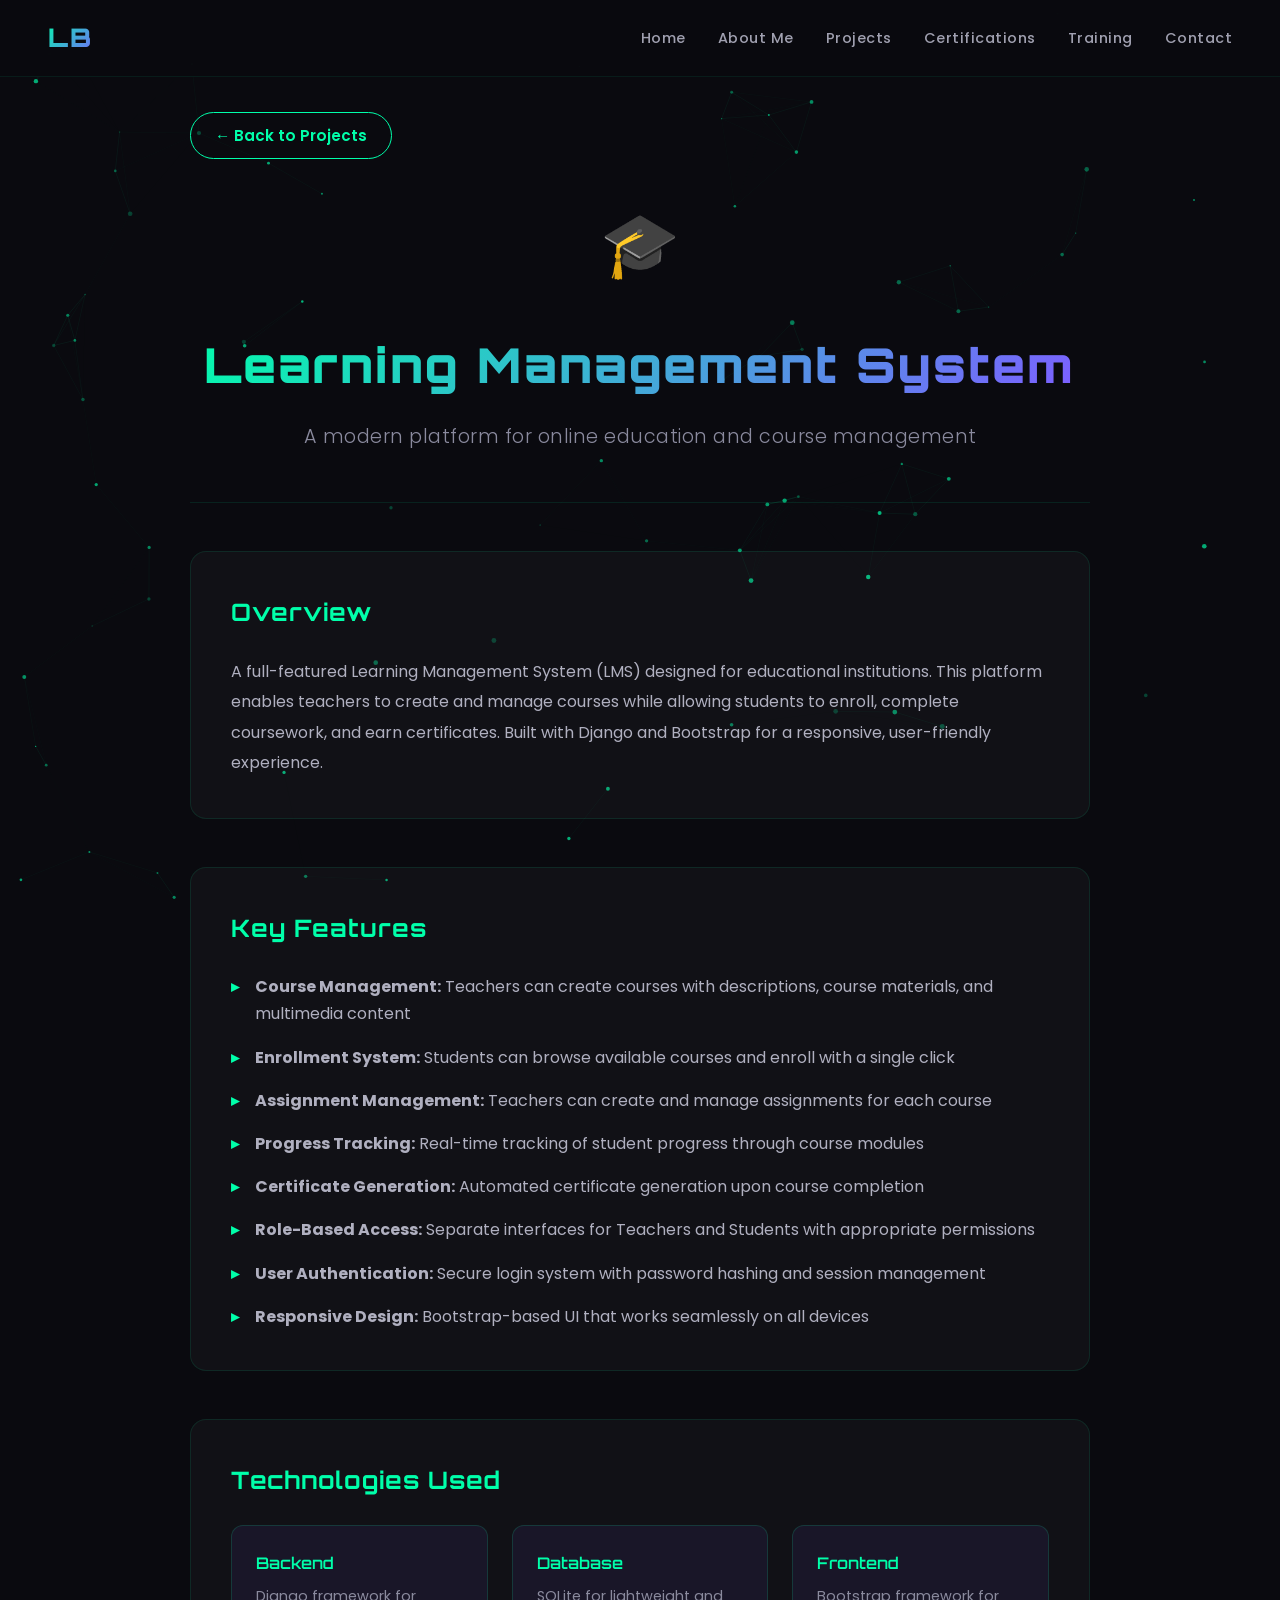
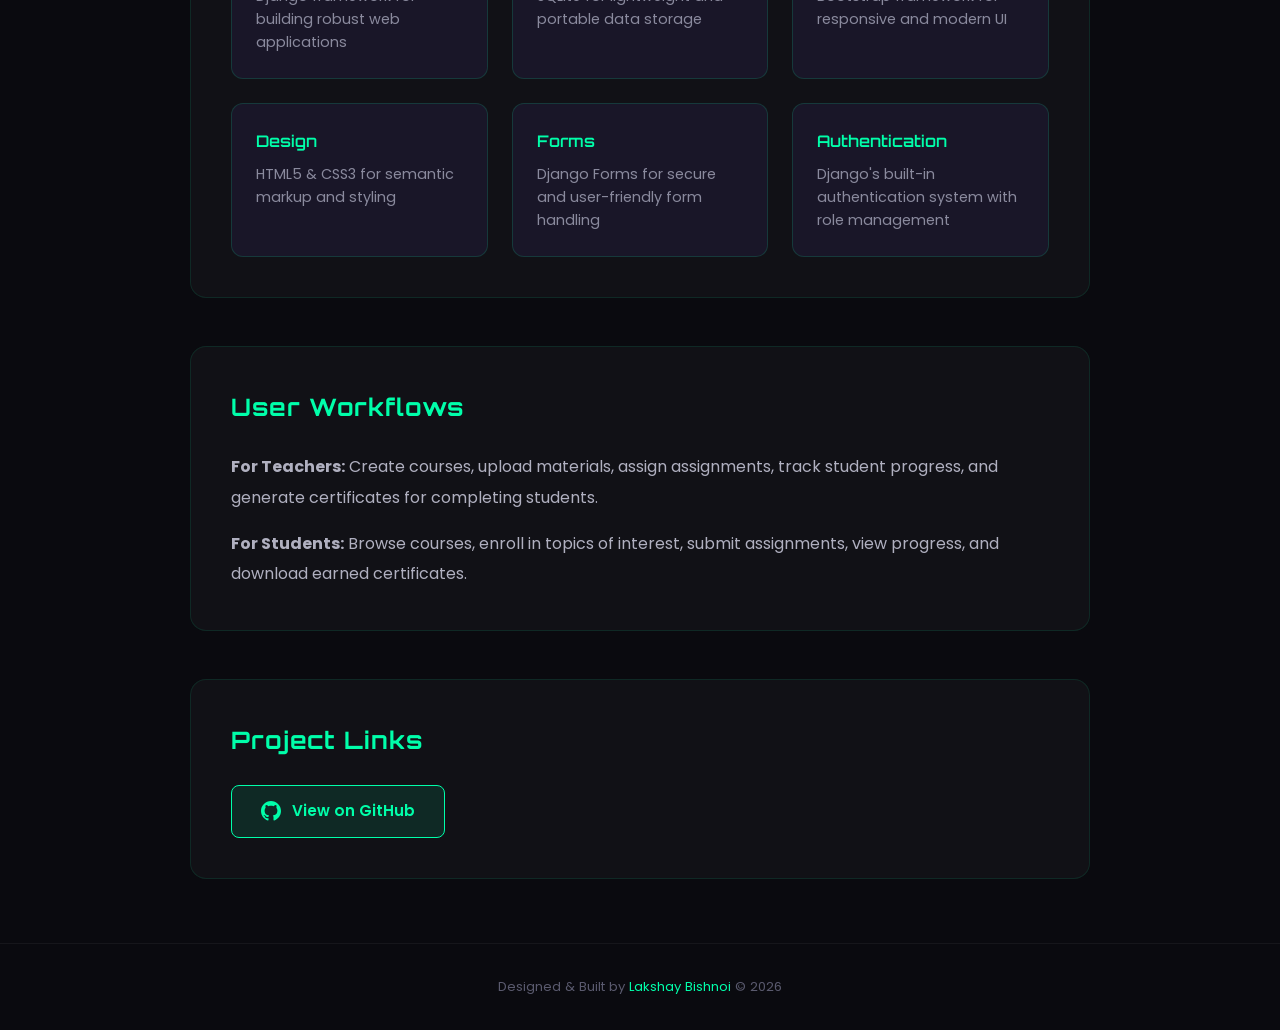
<file: project-lms.html>
<!DOCTYPE html>
<html lang="en">
<head>
  <meta charset="UTF-8" />
  <meta name="viewport" content="width=device-width, initial-scale=1.0" />
  <title>Learning Management System | Lakshay Bishnoi</title>
  <meta name="description" content="A modern LMS for teachers to create courses and students to learn and earn certificates." />

  <link rel="preconnect" href="https://fonts.googleapis.com" />
  <link rel="preconnect" href="https://fonts.gstatic.com" crossorigin />
  <link href="https://fonts.googleapis.com/css2?family=Orbitron:wght@400;600;700;900&family=Poppins:wght@300;400;500;600;700&family=Fira+Code:wght@400;500&display=swap" rel="stylesheet" />

  <link rel="stylesheet" href="style.css" />
</head>
<body>

  <canvas id="particles-canvas"></canvas>

  <!-- Navigation -->
  <nav class="navbar">
    <a href="index.html" class="nav-logo">LB</a>
    <div class="hamburger">
      <span></span>
      <span></span>
      <span></span>
    </div>
    <ul class="nav-links">
      <li><a href="index.html">Home</a></li>
      <li><a href="about.html">About Me</a></li>
      <li><a href="projects.html">Projects</a></li>
      <li><a href="certifications.html">Certifications</a></li>
      <li><a href="traning.html">Training</a></li>
      <li><a href="contact.html">Contact</a></li>
    </ul>
  </nav>

  <!-- Project Details Section -->
  <section class="project-detail-section">
    <div class="project-detail-container">
      <a href="projects.html" class="back-button">← Back to Projects</a>
      
      <div class="project-detail-header">
        <div class="project-detail-icon">🎓</div>
        <h1 class="project-detail-title">Learning Management System</h1>
        <p class="project-detail-subtitle">A modern platform for online education and course management</p>
      </div>

      <div class="project-detail-content">
        <div class="detail-section">
          <h2>Overview</h2>
          <p>A full-featured Learning Management System (LMS) designed for educational institutions. This platform enables teachers to create and manage courses while allowing students to enroll, complete coursework, and earn certificates. Built with Django and Bootstrap for a responsive, user-friendly experience.</p>
        </div>

        <div class="detail-section">
          <h2>Key Features</h2>
          <ul class="features-list">
            <li><strong>Course Management:</strong> Teachers can create courses with descriptions, course materials, and multimedia content</li>
            <li><strong>Enrollment System:</strong> Students can browse available courses and enroll with a single click</li>
            <li><strong>Assignment Management:</strong> Teachers can create and manage assignments for each course</li>
            <li><strong>Progress Tracking:</strong> Real-time tracking of student progress through course modules</li>
            <li><strong>Certificate Generation:</strong> Automated certificate generation upon course completion</li>
            <li><strong>Role-Based Access:</strong> Separate interfaces for Teachers and Students with appropriate permissions</li>
            <li><strong>User Authentication:</strong> Secure login system with password hashing and session management</li>
            <li><strong>Responsive Design:</strong> Bootstrap-based UI that works seamlessly on all devices</li>
          </ul>
        </div>

        <div class="detail-section">
          <h2>Technologies Used</h2>
          <div class="tech-details-grid">
            <div class="tech-detail-card">
              <h3>Backend</h3>
              <p>Django framework for building robust web applications</p>
            </div>
            <div class="tech-detail-card">
              <h3>Database</h3>
              <p>SQLite for lightweight and portable data storage</p>
            </div>
            <div class="tech-detail-card">
              <h3>Frontend</h3>
              <p>Bootstrap framework for responsive and modern UI</p>
            </div>
            <div class="tech-detail-card">
              <h3>Design</h3>
              <p>HTML5 & CSS3 for semantic markup and styling</p>
            </div>
            <div class="tech-detail-card">
              <h3>Forms</h3>
              <p>Django Forms for secure and user-friendly form handling</p>
            </div>
            <div class="tech-detail-card">
              <h3>Authentication</h3>
              <p>Django's built-in authentication system with role management</p>
            </div>
          </div>
        </div>

        <div class="detail-section">
          <h2>User Workflows</h2>
          <p><strong>For Teachers:</strong> Create courses, upload materials, assign assignments, track student progress, and generate certificates for completing students.</p>
          <p><strong>For Students:</strong> Browse courses, enroll in topics of interest, submit assignments, view progress, and download earned certificates.</p>
        </div>

        <div class="detail-section">
          <h2>Project Links</h2>
          <div class="project-links-detail">
            <a href="https://github.com/lakshay290/Learning-Management-System" target="_blank" rel="noopener noreferrer" class="detail-link">
              <svg xmlns="http://www.w3.org/2000/svg" viewBox="0 0 24 24" fill="currentColor"><path d="M12 0c-6.626 0-12 5.373-12 12 0 5.302 3.438 9.8 8.207 11.387.599.111.793-.261.793-.577v-2.234c-3.338.726-4.033-1.416-4.033-1.416-.546-1.387-1.333-1.756-1.333-1.756-1.089-.745.083-.729.083-.729 1.205.084 1.839 1.237 1.839 1.237 1.07 1.834 2.807 1.304 3.492.997.107-.775.418-1.305.762-1.604-2.665-.305-5.467-1.334-5.467-5.931 0-1.311.469-2.381 1.236-3.221-.124-.303-.535-1.524.117-3.176 0 0 1.008-.322 3.301 1.23.957-.266 1.983-.399 3.003-.404 1.02.005 2.047.138 3.006.404 2.291-1.552 3.297-1.23 3.297-1.23.653 1.653.242 2.874.118 3.176.77.84 1.235 1.911 1.235 3.221 0 4.609-2.807 5.624-5.479 5.921.43.372.823 1.102.823 2.222v 3.293c0 .319.192.694.801.576 4.765-1.589 8.199-6.086 8.199-11.386 0-6.627-5.373-12-12-12z"/></svg>
              View on GitHub
            </a>
          </div>
        </div>
      </div>
    </div>
  </section>

  <footer class="footer">
    <p>Designed &amp; Built by <span>Lakshay Bishnoi</span> &copy; 2026</p>
  </footer>

  <script src="script.js"></script>
</body>
</html>
</file>
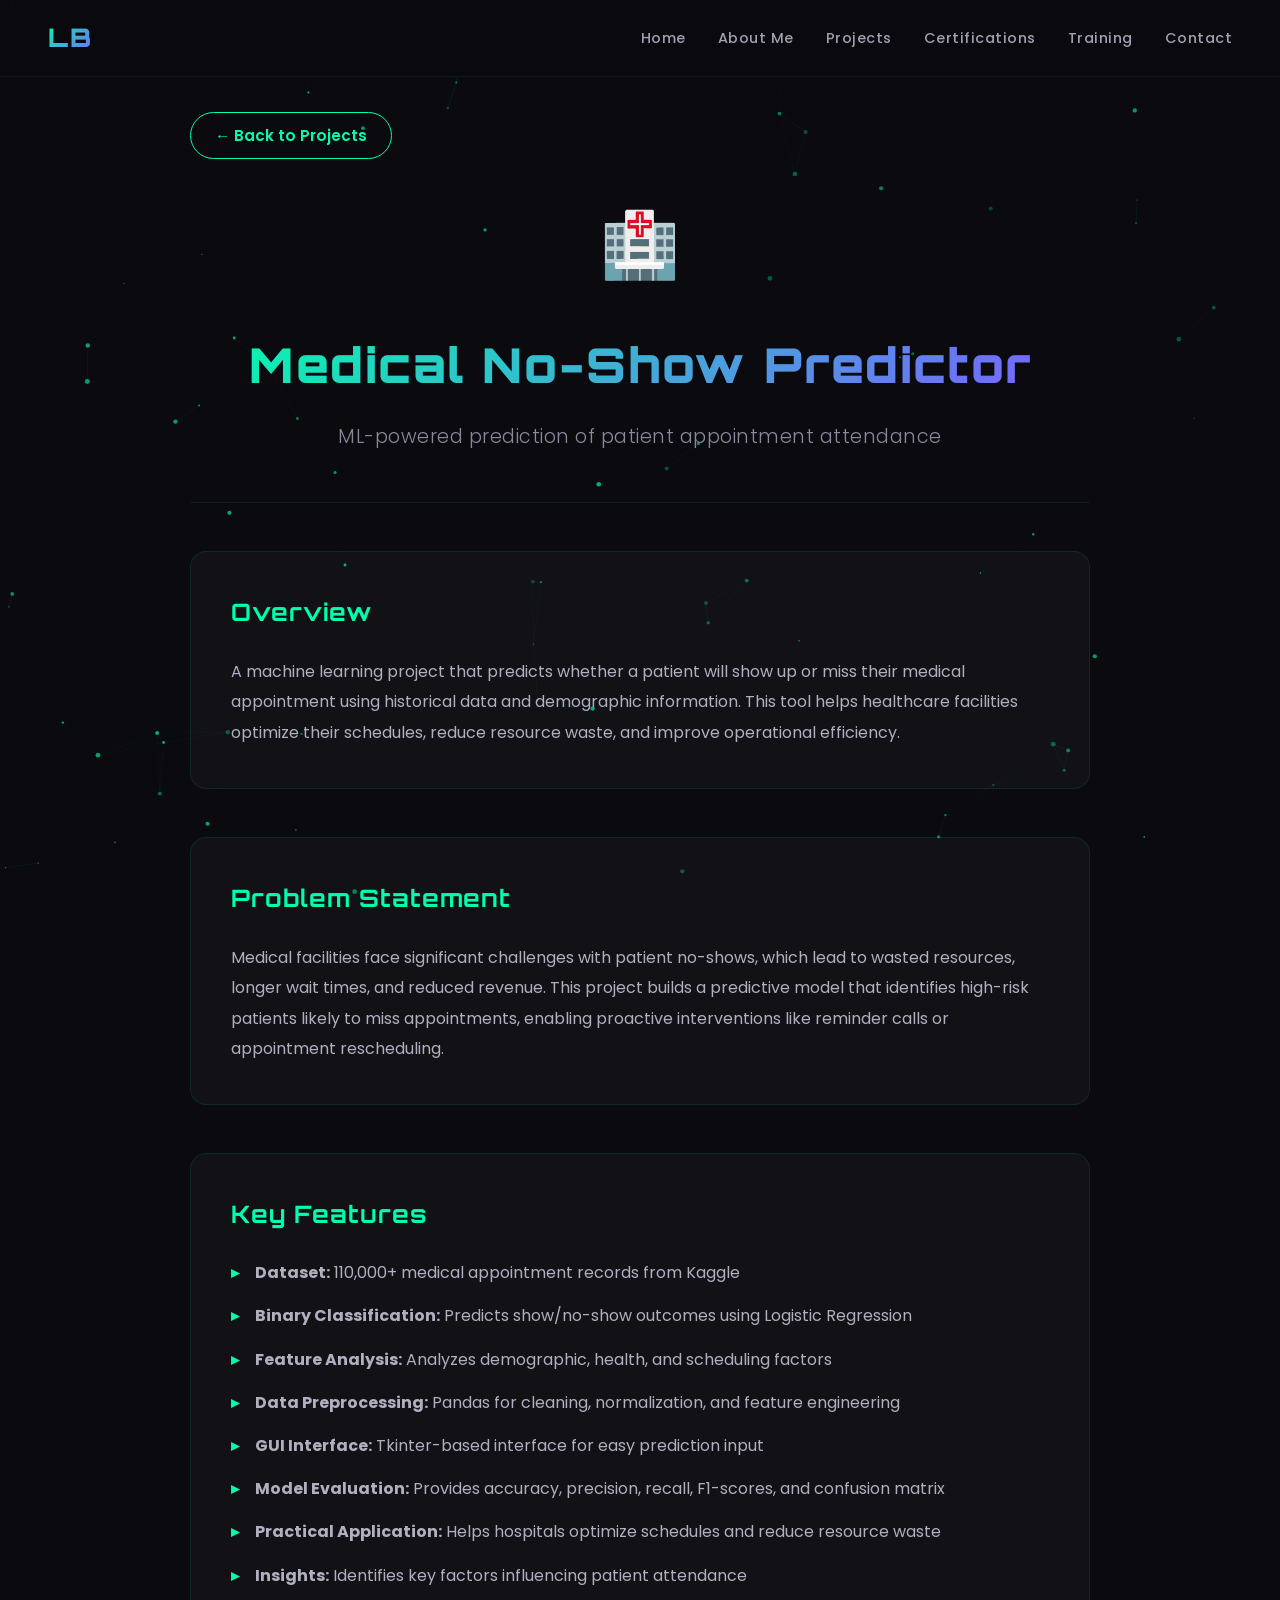
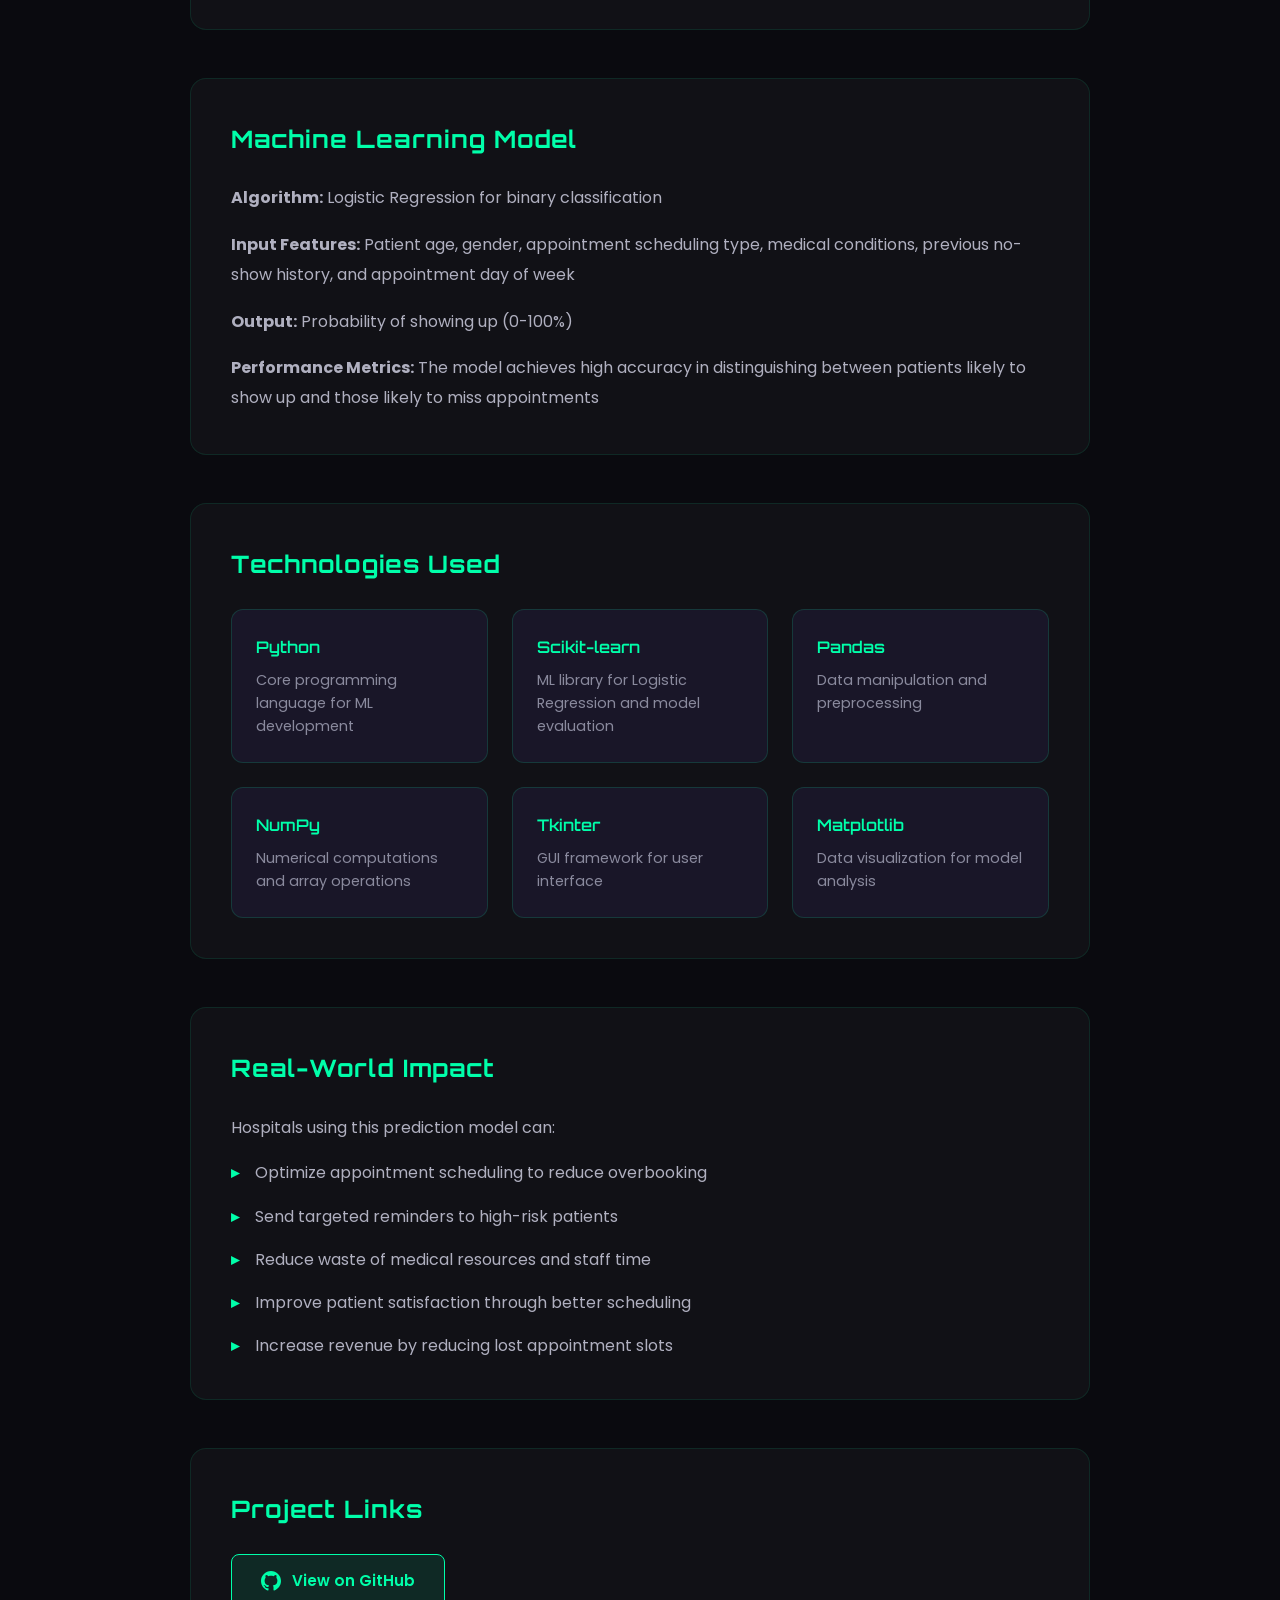
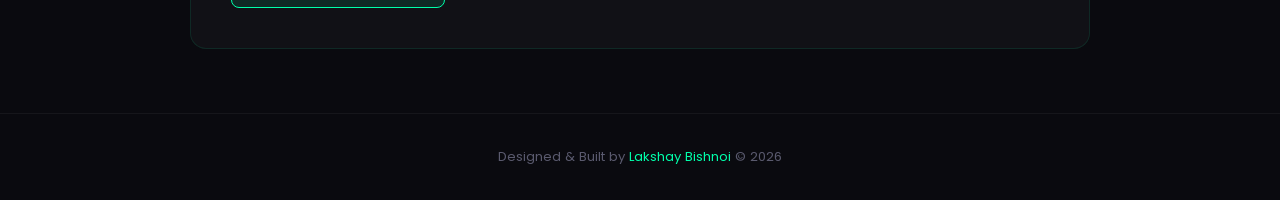
<file: project-medical-predictor.html>
<!DOCTYPE html>
<html lang="en">
<head>
  <meta charset="UTF-8" />
  <meta name="viewport" content="width=device-width, initial-scale=1.0" />
  <title>Medical No-Show Predictor | Lakshay Bishnoi</title>
  <meta name="description" content="A machine learning project that predicts whether a patient will show up or miss their medical appointment." />

  <link rel="preconnect" href="https://fonts.googleapis.com" />
  <link rel="preconnect" href="https://fonts.gstatic.com" crossorigin />
  <link href="https://fonts.googleapis.com/css2?family=Orbitron:wght@400;600;700;900&family=Poppins:wght@300;400;500;600;700&family=Fira+Code:wght@400;500&display=swap" rel="stylesheet" />

  <link rel="stylesheet" href="style.css" />
</head>
<body>

  <canvas id="particles-canvas"></canvas>

  <!-- Navigation -->
  <nav class="navbar">
    <a href="index.html" class="nav-logo">LB</a>
    <div class="hamburger">
      <span></span>
      <span></span>
      <span></span>
    </div>
    <ul class="nav-links">
      <li><a href="index.html">Home</a></li>
      <li><a href="about.html">About Me</a></li>
      <li><a href="projects.html">Projects</a></li>
      <li><a href="certifications.html">Certifications</a></li>
      <li><a href="traning.html">Training</a></li>
      <li><a href="contact.html">Contact</a></li>
    </ul>
  </nav>

  <!-- Project Details Section -->
  <section class="project-detail-section">
    <div class="project-detail-container">
      <a href="projects.html" class="back-button">← Back to Projects</a>
      
      <div class="project-detail-header">
        <div class="project-detail-icon">🏥</div>
        <h1 class="project-detail-title">Medical No-Show Predictor</h1>
        <p class="project-detail-subtitle">ML-powered prediction of patient appointment attendance</p>
      </div>

      <div class="project-detail-content">
        <div class="detail-section">
          <h2>Overview</h2>
          <p>A machine learning project that predicts whether a patient will show up or miss their medical appointment using historical data and demographic information. This tool helps healthcare facilities optimize their schedules, reduce resource waste, and improve operational efficiency.</p>
        </div>

        <div class="detail-section">
          <h2>Problem Statement</h2>
          <p>Medical facilities face significant challenges with patient no-shows, which lead to wasted resources, longer wait times, and reduced revenue. This project builds a predictive model that identifies high-risk patients likely to miss appointments, enabling proactive interventions like reminder calls or appointment rescheduling.</p>
        </div>

        <div class="detail-section">
          <h2>Key Features</h2>
          <ul class="features-list">
            <li><strong>Dataset:</strong> 110,000+ medical appointment records from Kaggle</li>
            <li><strong>Binary Classification:</strong> Predicts show/no-show outcomes using Logistic Regression</li>
            <li><strong>Feature Analysis:</strong> Analyzes demographic, health, and scheduling factors</li>
            <li><strong>Data Preprocessing:</strong> Pandas for cleaning, normalization, and feature engineering</li>
            <li><strong>GUI Interface:</strong> Tkinter-based interface for easy prediction input</li>
            <li><strong>Model Evaluation:</strong> Provides accuracy, precision, recall, F1-scores, and confusion matrix</li>
            <li><strong>Practical Application:</strong> Helps hospitals optimize schedules and reduce resource waste</li>
            <li><strong>Insights:</strong> Identifies key factors influencing patient attendance</li>
          </ul>
        </div>

        <div class="detail-section">
          <h2>Machine Learning Model</h2>
          <p><strong>Algorithm:</strong> Logistic Regression for binary classification</p>
          <p><strong>Input Features:</strong> Patient age, gender, appointment scheduling type, medical conditions, previous no-show history, and appointment day of week</p>
          <p><strong>Output:</strong> Probability of showing up (0-100%)</p>
          <p><strong>Performance Metrics:</strong> The model achieves high accuracy in distinguishing between patients likely to show up and those likely to miss appointments</p>
        </div>

        <div class="detail-section">
          <h2>Technologies Used</h2>
          <div class="tech-details-grid">
            <div class="tech-detail-card">
              <h3>Python</h3>
              <p>Core programming language for ML development</p>
            </div>
            <div class="tech-detail-card">
              <h3>Scikit-learn</h3>
              <p>ML library for Logistic Regression and model evaluation</p>
            </div>
            <div class="tech-detail-card">
              <h3>Pandas</h3>
              <p>Data manipulation and preprocessing</p>
            </div>
            <div class="tech-detail-card">
              <h3>NumPy</h3>
              <p>Numerical computations and array operations</p>
            </div>
            <div class="tech-detail-card">
              <h3>Tkinter</h3>
              <p>GUI framework for user interface</p>
            </div>
            <div class="tech-detail-card">
              <h3>Matplotlib</h3>
              <p>Data visualization for model analysis</p>
            </div>
          </div>
        </div>

        <div class="detail-section">
          <h2>Real-World Impact</h2>
          <p>Hospitals using this prediction model can:</p>
          <ul class="features-list">
            <li>Optimize appointment scheduling to reduce overbooking</li>
            <li>Send targeted reminders to high-risk patients</li>
            <li>Reduce waste of medical resources and staff time</li>
            <li>Improve patient satisfaction through better scheduling</li>
            <li>Increase revenue by reducing lost appointment slots</li>
          </ul>
        </div>

        <div class="detail-section">
          <h2>Project Links</h2>
          <div class="project-links-detail">
            <a href="https://github.com/lakshay290/Medical-Appointment-No-Show-Predictor" target="_blank" rel="noopener noreferrer" class="detail-link">
              <svg xmlns="http://www.w3.org/2000/svg" viewBox="0 0 24 24" fill="currentColor"><path d="M12 0c-6.626 0-12 5.373-12 12 0 5.302 3.438 9.8 8.207 11.387.599.111.793-.261.793-.577v-2.234c-3.338.726-4.033-1.416-4.033-1.416-.546-1.387-1.333-1.756-1.333-1.756-1.089-.745.083-.729.083-.729 1.205.084 1.839 1.237 1.839 1.237 1.07 1.834 2.807 1.304 3.492.997.107-.775.418-1.305.762-1.604-2.665-.305-5.467-1.334-5.467-5.931 0-1.311.469-2.381 1.236-3.221-.124-.303-.535-1.524.117-3.176 0 0 1.008-.322 3.301 1.23.957-.266 1.983-.399 3.003-.404 1.02.005 2.047.138 3.006.404 2.291-1.552 3.297-1.23 3.297-1.23.653 1.653.242 2.874.118 3.176.77.84 1.235 1.911 1.235 3.221 0 4.609-2.807 5.624-5.479 5.921.43.372.823 1.102.823 2.222v 3.293c0 .319.192.694.801.576 4.765-1.589 8.199-6.086 8.199-11.386 0-6.627-5.373-12-12-12z"/></svg>
              View on GitHub
            </a>
          </div>
        </div>
      </div>
    </div>
  </section>

  <footer class="footer">
    <p>Designed &amp; Built by <span>Lakshay Bishnoi</span> &copy; 2026</p>
  </footer>

  <script src="script.js"></script>
</body>
</html>
</file>
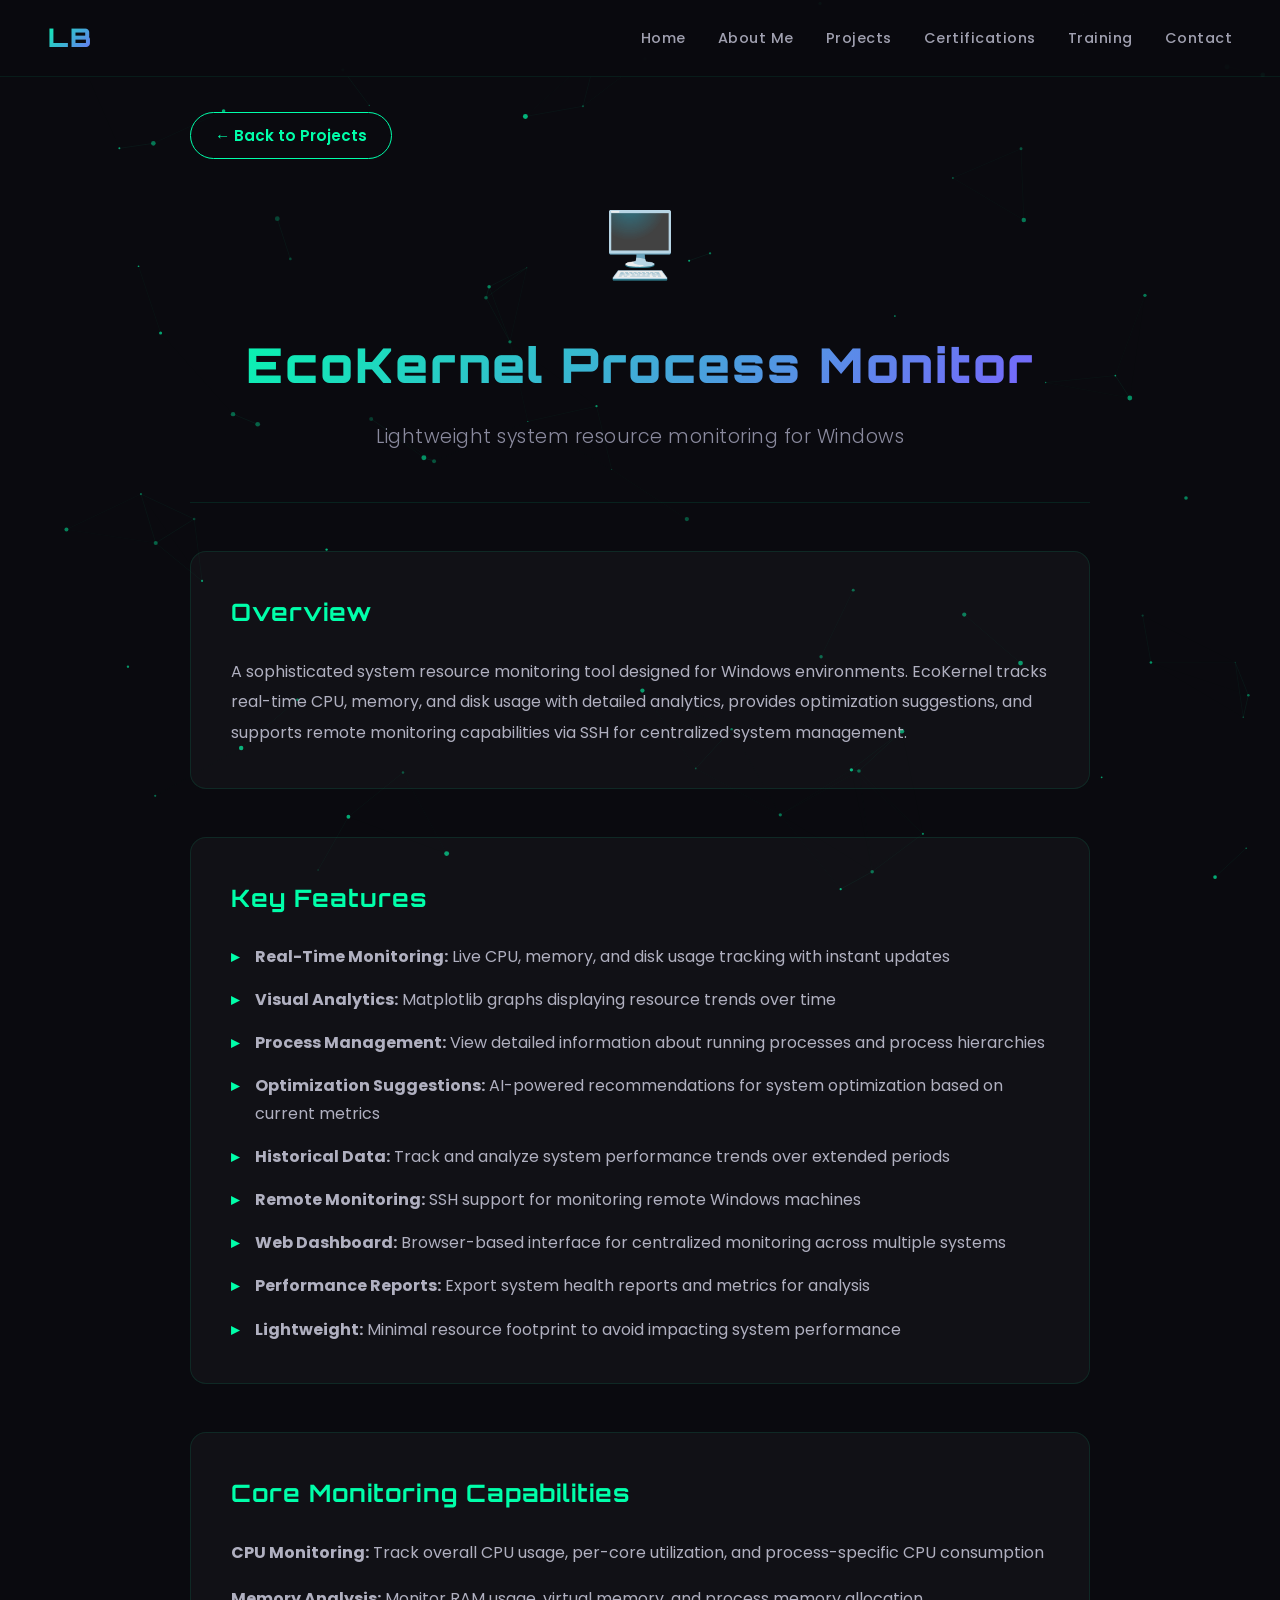
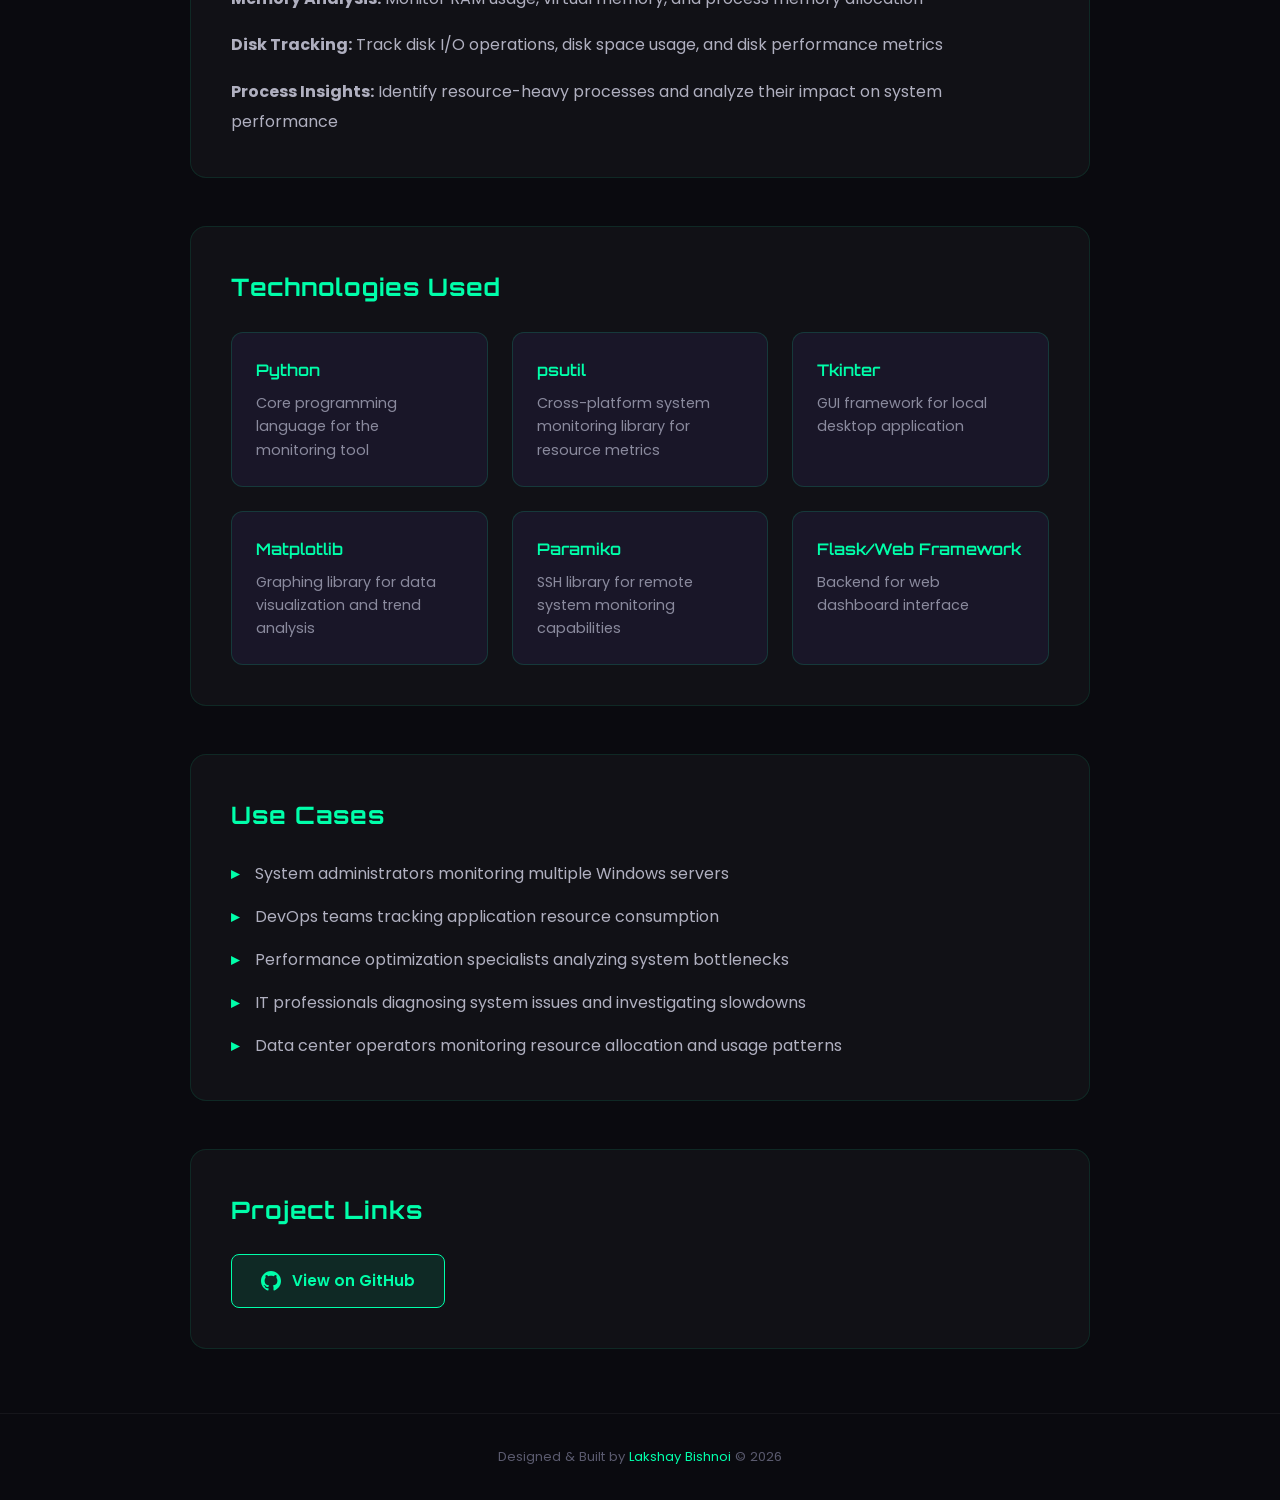
<file: project-process-monitor.html>
<!DOCTYPE html>
<html lang="en">
<head>
  <meta charset="UTF-8" />
  <meta name="viewport" content="width=device-width, initial-scale=1.0" />
  <title>EcoKernel Process Monitor | Lakshay Bishnoi</title>
  <meta name="description" content="A lightweight system monitoring tool that tracks real-time CPU, memory, and disk usage." />

  <link rel="preconnect" href="https://fonts.googleapis.com" />
  <link rel="preconnect" href="https://fonts.gstatic.com" crossorigin />
  <link href="https://fonts.googleapis.com/css2?family=Orbitron:wght@400;600;700;900&family=Poppins:wght@300;400;500;600;700&family=Fira+Code:wght@400;500&display=swap" rel="stylesheet" />

  <link rel="stylesheet" href="style.css" />
</head>
<body>

  <canvas id="particles-canvas"></canvas>

  <!-- Navigation -->
  <nav class="navbar">
    <a href="index.html" class="nav-logo">LB</a>
    <div class="hamburger">
      <span></span>
      <span></span>
      <span></span>
    </div>
    <ul class="nav-links">
      <li><a href="index.html">Home</a></li>
      <li><a href="about.html">About Me</a></li>
      <li><a href="projects.html">Projects</a></li>
      <li><a href="certifications.html">Certifications</a></li>
      <li><a href="traning.html">Training</a></li>
      <li><a href="contact.html">Contact</a></li>
    </ul>
  </nav>

  <!-- Project Details Section -->
  <section class="project-detail-section">
    <div class="project-detail-container">
      <a href="projects.html" class="back-button">← Back to Projects</a>
      
      <div class="project-detail-header">
        <div class="project-detail-icon">🖥️</div>
        <h1 class="project-detail-title">EcoKernel Process Monitor</h1>
        <p class="project-detail-subtitle">Lightweight system resource monitoring for Windows</p>
      </div>

      <div class="project-detail-content">
        <div class="detail-section">
          <h2>Overview</h2>
          <p>A sophisticated system resource monitoring tool designed for Windows environments. EcoKernel tracks real-time CPU, memory, and disk usage with detailed analytics, provides optimization suggestions, and supports remote monitoring capabilities via SSH for centralized system management.</p>
        </div>

        <div class="detail-section">
          <h2>Key Features</h2>
          <ul class="features-list">
            <li><strong>Real-Time Monitoring:</strong> Live CPU, memory, and disk usage tracking with instant updates</li>
            <li><strong>Visual Analytics:</strong> Matplotlib graphs displaying resource trends over time</li>
            <li><strong>Process Management:</strong> View detailed information about running processes and process hierarchies</li>
            <li><strong>Optimization Suggestions:</strong> AI-powered recommendations for system optimization based on current metrics</li>
            <li><strong>Historical Data:</strong> Track and analyze system performance trends over extended periods</li>
            <li><strong>Remote Monitoring:</strong> SSH support for monitoring remote Windows machines</li>
            <li><strong>Web Dashboard:</strong> Browser-based interface for centralized monitoring across multiple systems</li>
            <li><strong>Performance Reports:</strong> Export system health reports and metrics for analysis</li>
            <li><strong>Lightweight:</strong> Minimal resource footprint to avoid impacting system performance</li>
          </ul>
        </div>

        <div class="detail-section">
          <h2>Core Monitoring Capabilities</h2>
          <p><strong>CPU Monitoring:</strong> Track overall CPU usage, per-core utilization, and process-specific CPU consumption</p>
          <p><strong>Memory Analysis:</strong> Monitor RAM usage, virtual memory, and process memory allocation</p>
          <p><strong>Disk Tracking:</strong> Track disk I/O operations, disk space usage, and disk performance metrics</p>
          <p><strong>Process Insights:</strong> Identify resource-heavy processes and analyze their impact on system performance</p>
        </div>

        <div class="detail-section">
          <h2>Technologies Used</h2>
          <div class="tech-details-grid">
            <div class="tech-detail-card">
              <h3>Python</h3>
              <p>Core programming language for the monitoring tool</p>
            </div>
            <div class="tech-detail-card">
              <h3>psutil</h3>
              <p>Cross-platform system monitoring library for resource metrics</p>
            </div>
            <div class="tech-detail-card">
              <h3>Tkinter</h3>
              <p>GUI framework for local desktop application</p>
            </div>
            <div class="tech-detail-card">
              <h3>Matplotlib</h3>
              <p>Graphing library for data visualization and trend analysis</p>
            </div>
            <div class="tech-detail-card">
              <h3>Paramiko</h3>
              <p>SSH library for remote system monitoring capabilities</p>
            </div>
            <div class="tech-detail-card">
              <h3>Flask/Web Framework</h3>
              <p>Backend for web dashboard interface</p>
            </div>
          </div>
        </div>

        <div class="detail-section">
          <h2>Use Cases</h2>
          <ul class="features-list">
            <li>System administrators monitoring multiple Windows servers</li>
            <li>DevOps teams tracking application resource consumption</li>
            <li>Performance optimization specialists analyzing system bottlenecks</li>
            <li>IT professionals diagnosing system issues and investigating slowdowns</li>
            <li>Data center operators monitoring resource allocation and usage patterns</li>
          </ul>
        </div>

        <div class="detail-section">
          <h2>Project Links</h2>
          <div class="project-links-detail">
            <a href="https://github.com/lakshay290/process-monitor" target="_blank" rel="noopener noreferrer" class="detail-link">
              <svg xmlns="http://www.w3.org/2000/svg" viewBox="0 0 24 24" fill="currentColor"><path d="M12 0c-6.626 0-12 5.373-12 12 0 5.302 3.438 9.8 8.207 11.387.599.111.793-.261.793-.577v-2.234c-3.338.726-4.033-1.416-4.033-1.416-.546-1.387-1.333-1.756-1.333-1.756-1.089-.745.083-.729.083-.729 1.205.084 1.839 1.237 1.839 1.237 1.07 1.834 2.807 1.304 3.492.997.107-.775.418-1.305.762-1.604-2.665-.305-5.467-1.334-5.467-5.931 0-1.311.469-2.381 1.236-3.221-.124-.303-.535-1.524.117-3.176 0 0 1.008-.322 3.301 1.23.957-.266 1.983-.399 3.003-.404 1.02.005 2.047.138 3.006.404 2.291-1.552 3.297-1.23 3.297-1.23.653 1.653.242 2.874.118 3.176.77.84 1.235 1.911 1.235 3.221 0 4.609-2.807 5.624-5.479 5.921.43.372.823 1.102.823 2.222v 3.293c0 .319.192.694.801.576 4.765-1.589 8.199-6.086 8.199-11.386 0-6.627-5.373-12-12-12z"/></svg>
              View on GitHub
            </a>
          </div>
        </div>
      </div>
    </div>
  </section>

  <footer class="footer">
    <p>Designed &amp; Built by <span>Lakshay Bishnoi</span> &copy; 2026</p>
  </footer>

  <script src="script.js"></script>
</body>
</html>
</file>
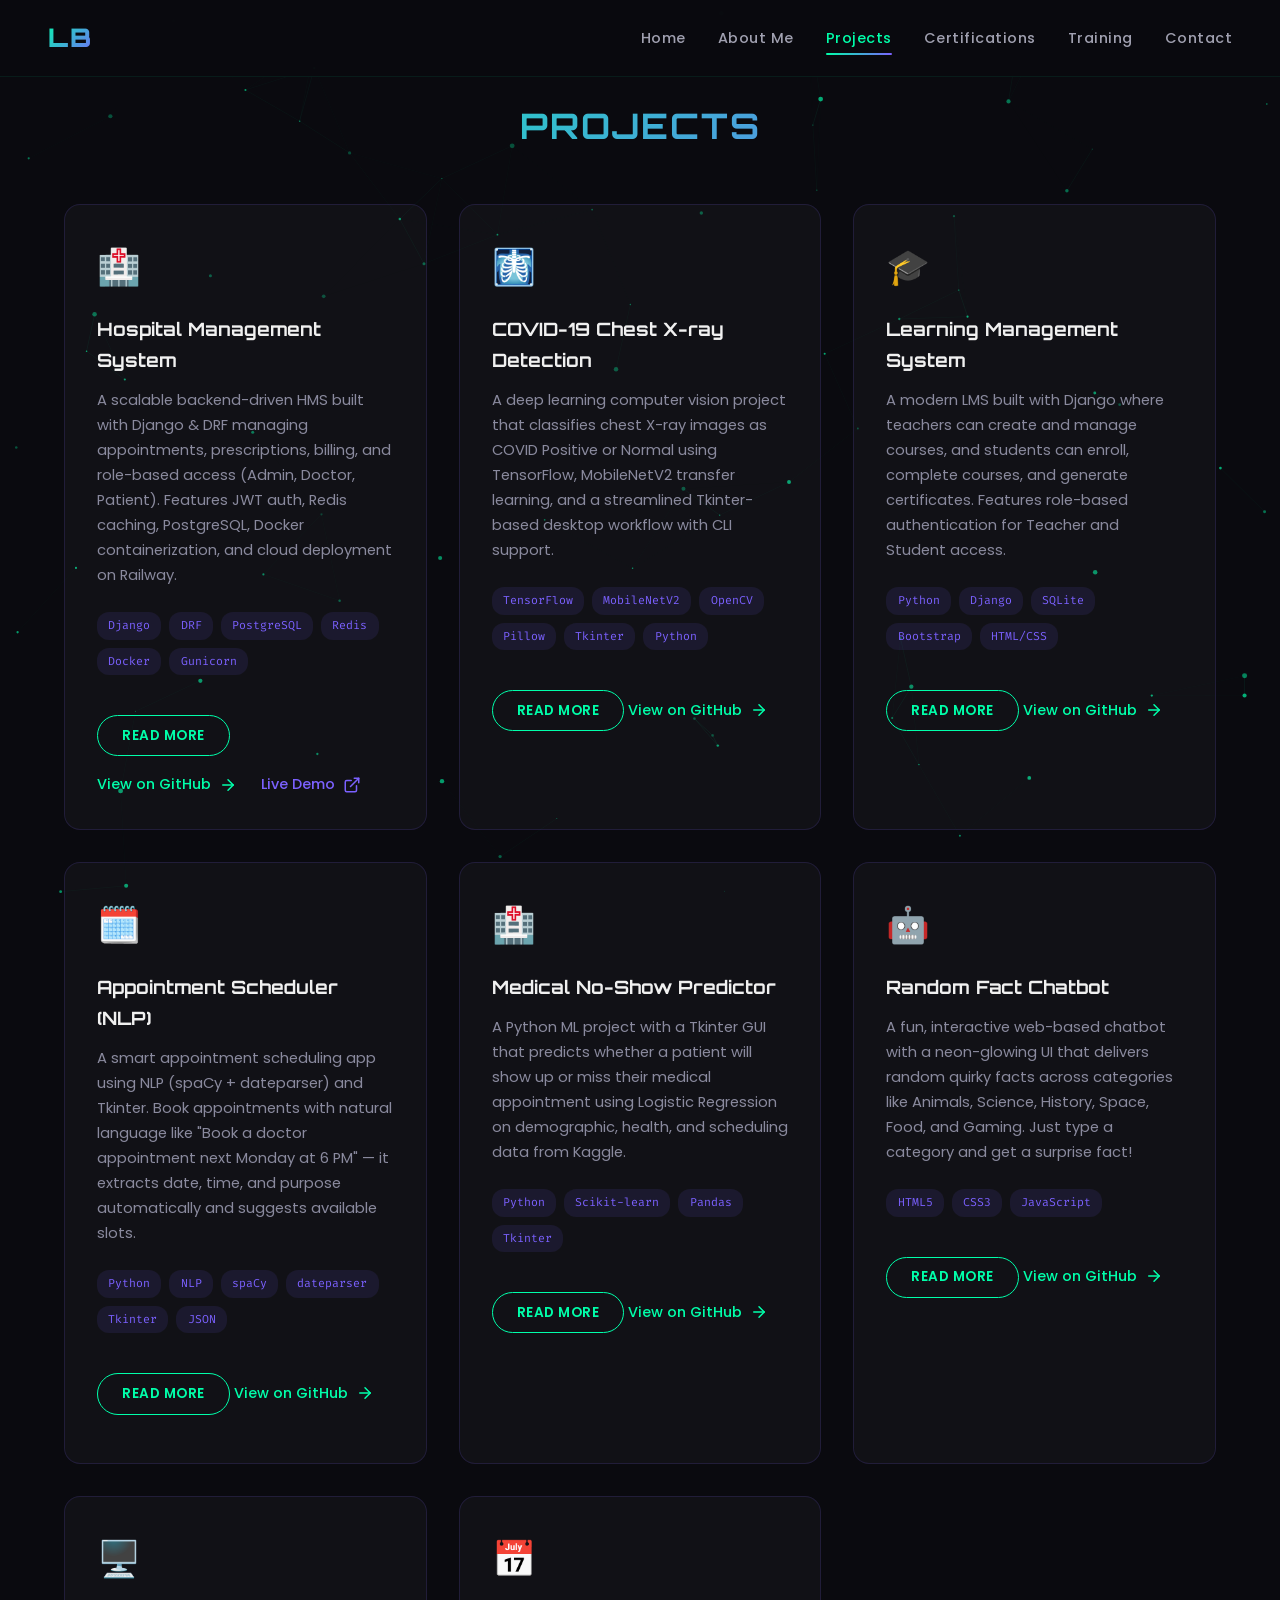
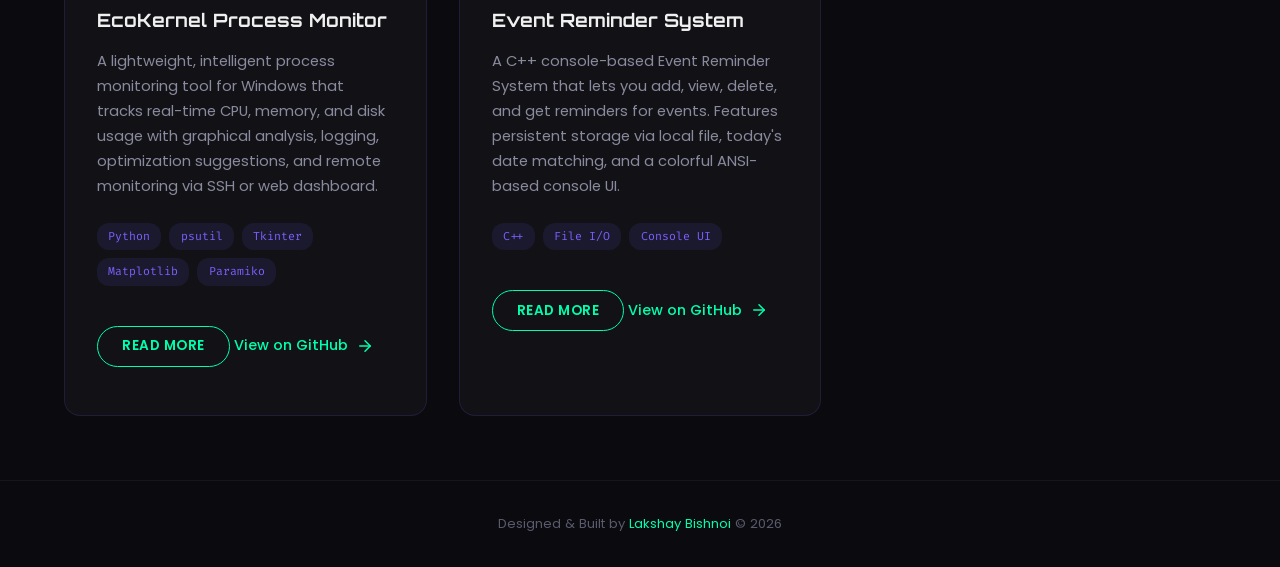
<file: projects.html>
<!DOCTYPE html>
<html lang="en">
<head>
  <meta charset="UTF-8" />
  <meta name="viewport" content="width=device-width, initial-scale=1.0" />
  <title>Projects | Lakshay Bishnoi</title>
  <meta name="description" content="Projects by Lakshay Bishnoi — AI/ML, backend, and web development projects." />

  <link rel="preconnect" href="https://fonts.googleapis.com" />
  <link rel="preconnect" href="https://fonts.gstatic.com" crossorigin />
  <link href="https://fonts.googleapis.com/css2?family=Orbitron:wght@400;600;700;900&family=Poppins:wght@300;400;500;600;700&family=Fira+Code:wght@400;500&display=swap" rel="stylesheet" />

  <link rel="stylesheet" href="style.css" />
</head>
<body>

  <canvas id="particles-canvas"></canvas>

  <!-- Navigation -->
  <nav class="navbar">
    <a href="index.html" class="nav-logo">LB</a>
    <div class="hamburger">
      <span></span>
      <span></span>
      <span></span>
    </div>
    <ul class="nav-links">
      <li><a href="index.html">Home</a></li>
      <li><a href="about.html">About Me</a></li>
      <li><a href="projects.html" class="active">Projects</a></li>
      <li><a href="certifications.html">Certifications</a></li>
      <li><a href="traning.html">Training</a></li>
      <li><a href="contact.html">Contact</a></li>
    </ul>
  </nav>

  <!-- ===== Projects Section ===== -->
  <section id="projects" class="page-section">
    <h2 class="section-title reveal">Projects</h2>
    <div class="projects-grid">

      <!-- Project: Hospital Management System -->
      <div class="project-card reveal">
        <div class="project-icon">🏥</div>
        <h3 class="project-title">Hospital Management System</h3>
        <p class="project-desc">A scalable backend-driven HMS built with Django & DRF managing appointments, prescriptions, billing, and role-based access (Admin, Doctor, Patient). Features JWT auth, Redis caching, PostgreSQL, Docker containerization, and cloud deployment on Railway.</p>
        <div class="project-tech">
          <span>Django</span>
          <span>DRF</span>
          <span>PostgreSQL</span>
          <span>Redis</span>
          <span>Docker</span>
          <span>Gunicorn</span>
        </div>
        <button class="read-more-btn">Read More</button>
        <div class="project-links">
          <a href="https://github.com/lakshay290/hopsital-management-system" target="_blank" rel="noopener noreferrer" class="project-link">
            View on GitHub
            <svg xmlns="http://www.w3.org/2000/svg" viewBox="0 0 24 24" fill="none" stroke="currentColor" stroke-width="2" stroke-linecap="round" stroke-linejoin="round"><path d="M5 12h14"/><path d="m12 5 7 7-7 7"/></svg>
          </a>
          <a href="https://hms-backend-production-7b51.up.railway.app/" target="_blank" rel="noopener noreferrer" class="project-link live-link">
            Live Demo
            <svg xmlns="http://www.w3.org/2000/svg" viewBox="0 0 24 24" fill="none" stroke="currentColor" stroke-width="2" stroke-linecap="round" stroke-linejoin="round"><path d="M18 13v6a2 2 0 0 1-2 2H5a2 2 0 0 1-2-2V8a2 2 0 0 1 2-2h6"/><polyline points="15 3 21 3 21 9"/><line x1="10" y1="14" x2="21" y2="3"/></svg>
          </a>
        </div>
      </div>

      <!-- Project: COVID-19 Chest X-ray Detection -->
      <div class="project-card reveal">
        <div class="project-icon">🩻</div>
        <h3 class="project-title">COVID-19 Chest X-ray Detection</h3>
        <p class="project-desc">A deep learning computer vision project that classifies chest X-ray images as COVID Positive or Normal using TensorFlow, MobileNetV2 transfer learning, and a streamlined Tkinter-based desktop workflow with CLI support.</p>
        <div class="project-tech">
          <span>TensorFlow</span>
          <span>MobileNetV2</span>
          <span>OpenCV</span>
          <span>Pillow</span>
          <span>Tkinter</span>
          <span>Python</span>
        </div>
        <button class="read-more-btn">Read More</button>
        <a href="https://github.com/lakshay290/Detecting-Covid-19-with-Chest-X-ray" target="_blank" rel="noopener noreferrer" class="project-link">
          View on GitHub
          <svg xmlns="http://www.w3.org/2000/svg" viewBox="0 0 24 24" fill="none" stroke="currentColor" stroke-width="2" stroke-linecap="round" stroke-linejoin="round"><path d="M5 12h14"/><path d="m12 5 7 7-7 7"/></svg>
        </a>
      </div>

      <!-- Project: LMS -->
      <div class="project-card reveal">
        <div class="project-icon">🎓</div>
        <h3 class="project-title">Learning Management System</h3>
        <p class="project-desc">A modern LMS built with Django where teachers can create and manage courses, and students can enroll, complete courses, and generate certificates. Features role-based authentication for Teacher and Student access.</p>
        <div class="project-tech">
          <span>Python</span>
          <span>Django</span>
          <span>SQLite</span>
          <span>Bootstrap</span>
          <span>HTML/CSS</span>
        </div>
        <button class="read-more-btn">Read More</button>
        <a href="https://github.com/lakshay290/Learning-Management-System" target="_blank" rel="noopener noreferrer" class="project-link">
          View on GitHub
          <svg xmlns="http://www.w3.org/2000/svg" viewBox="0 0 24 24" fill="none" stroke="currentColor" stroke-width="2" stroke-linecap="round" stroke-linejoin="round"><path d="M5 12h14"/><path d="m12 5 7 7-7 7"/></svg>
        </a>
      </div>

      <!-- Project: Appointment Scheduler -->
      <div class="project-card reveal">
        <div class="project-icon">🗓️</div>
        <h3 class="project-title">Appointment Scheduler (NLP)</h3>
        <p class="project-desc">A smart appointment scheduling app using NLP (spaCy + dateparser) and Tkinter. Book appointments with natural language like "Book a doctor appointment next Monday at 6 PM" — it extracts date, time, and purpose automatically and suggests available slots.</p>
        <div class="project-tech">
          <span>Python</span>
          <span>NLP</span>
          <span>spaCy</span>
          <span>dateparser</span>
          <span>Tkinter</span>
          <span>JSON</span>
        </div>
        <button class="read-more-btn">Read More</button>
        <a href="https://github.com/lakshay290/appointment-scheduler" target="_blank" rel="noopener noreferrer" class="project-link">
          View on GitHub
          <svg xmlns="http://www.w3.org/2000/svg" viewBox="0 0 24 24" fill="none" stroke="currentColor" stroke-width="2" stroke-linecap="round" stroke-linejoin="round"><path d="M5 12h14"/><path d="m12 5 7 7-7 7"/></svg>
        </a>
      </div>

      <!-- Project: Medical Appointment No-Show Predictor -->
      <div class="project-card reveal">
        <div class="project-icon">🏥</div>
        <h3 class="project-title">Medical No-Show Predictor</h3>
        <p class="project-desc">A Python ML project with a Tkinter GUI that predicts whether a patient will show up or miss their medical appointment using Logistic Regression on demographic, health, and scheduling data from Kaggle.</p>
        <div class="project-tech">
          <span>Python</span>
          <span>Scikit-learn</span>
          <span>Pandas</span>
          <span>Tkinter</span>
        </div>
        <button class="read-more-btn">Read More</button>
        <a href="https://github.com/lakshay290/Medical-Appointment-No-Show-Predictor" target="_blank" rel="noopener noreferrer" class="project-link">
          View on GitHub
          <svg xmlns="http://www.w3.org/2000/svg" viewBox="0 0 24 24" fill="none" stroke="currentColor" stroke-width="2" stroke-linecap="round" stroke-linejoin="round"><path d="M5 12h14"/><path d="m12 5 7 7-7 7"/></svg>
        </a>
      </div>

      <!-- Project: Random Fact Chatbot -->
      <div class="project-card reveal">
        <div class="project-icon">🤖</div>
        <h3 class="project-title">Random Fact Chatbot</h3>
        <p class="project-desc">A fun, interactive web-based chatbot with a neon-glowing UI that delivers random quirky facts across categories like Animals, Science, History, Space, Food, and Gaming. Just type a category and get a surprise fact!</p>
        <div class="project-tech">
          <span>HTML5</span>
          <span>CSS3</span>
          <span>JavaScript</span>
        </div>
        <button class="read-more-btn">Read More</button>
        <a href="https://github.com/lakshay290/random-fact-chatbot" target="_blank" rel="noopener noreferrer" class="project-link">
          View on GitHub
          <svg xmlns="http://www.w3.org/2000/svg" viewBox="0 0 24 24" fill="none" stroke="currentColor" stroke-width="2" stroke-linecap="round" stroke-linejoin="round"><path d="M5 12h14"/><path d="m12 5 7 7-7 7"/></svg>
        </a>
      </div>

      <!-- Project: EcoKernel Process Monitor -->
      <div class="project-card reveal">
        <div class="project-icon">🖥️</div>
        <h3 class="project-title">EcoKernel Process Monitor</h3>
        <p class="project-desc">A lightweight, intelligent process monitoring tool for Windows that tracks real-time CPU, memory, and disk usage with graphical analysis, logging, optimization suggestions, and remote monitoring via SSH or web dashboard.</p>
        <div class="project-tech">
          <span>Python</span>
          <span>psutil</span>
          <span>Tkinter</span>
          <span>Matplotlib</span>
          <span>Paramiko</span>
        </div>
        <button class="read-more-btn">Read More</button>
        <a href="https://github.com/lakshay290/process-monitor" target="_blank" rel="noopener noreferrer" class="project-link">
          View on GitHub
          <svg xmlns="http://www.w3.org/2000/svg" viewBox="0 0 24 24" fill="none" stroke="currentColor" stroke-width="2" stroke-linecap="round" stroke-linejoin="round"><path d="M5 12h14"/><path d="m12 5 7 7-7 7"/></svg>
        </a>
      </div>

      <!-- Add your projects here -->

      <!-- Project: Event Reminder -->
      <div class="project-card reveal">
        <div class="project-icon">📅</div>
        <h3 class="project-title">Event Reminder System</h3>
        <p class="project-desc">A C++ console-based Event Reminder System that lets you add, view, delete, and get reminders for events. Features persistent storage via local file, today's date matching, and a colorful ANSI-based console UI.</p>
        <div class="project-tech">
          <span>C++</span>
          <span>File I/O</span>
          <span>Console UI</span>
        </div>
        <button class="read-more-btn">Read More</button>
        <a href="https://github.com/lakshay290/evnet-remainder" target="_blank" rel="noopener noreferrer" class="project-link">
          View on GitHub
          <svg xmlns="http://www.w3.org/2000/svg" viewBox="0 0 24 24" fill="none" stroke="currentColor" stroke-width="2" stroke-linecap="round" stroke-linejoin="round"><path d="M5 12h14"/><path d="m12 5 7 7-7 7"/></svg>
        </a>
      </div>

    </div>
  </section>

  <!-- Project Details Modal -->
  <div id="projectModal" class="project-modal">
    <div class="modal-content">
      <button class="modal-close">&times;</button>
      <div class="modal-body">
        <div class="modal-icon"></div>
        <h2 class="modal-title"></h2>
        <p class="modal-description"></p>
        <div class="modal-tech"></div>
        <div class="modal-links"></div>
      </div>
    </div>
  </div>

  <footer class="footer">
    <p>Designed &amp; Built by <span>Lakshay Bishnoi</span> &copy; 2026</p>
  </footer>

  <script src="script.js"></script>
</body>
</html>
</file>
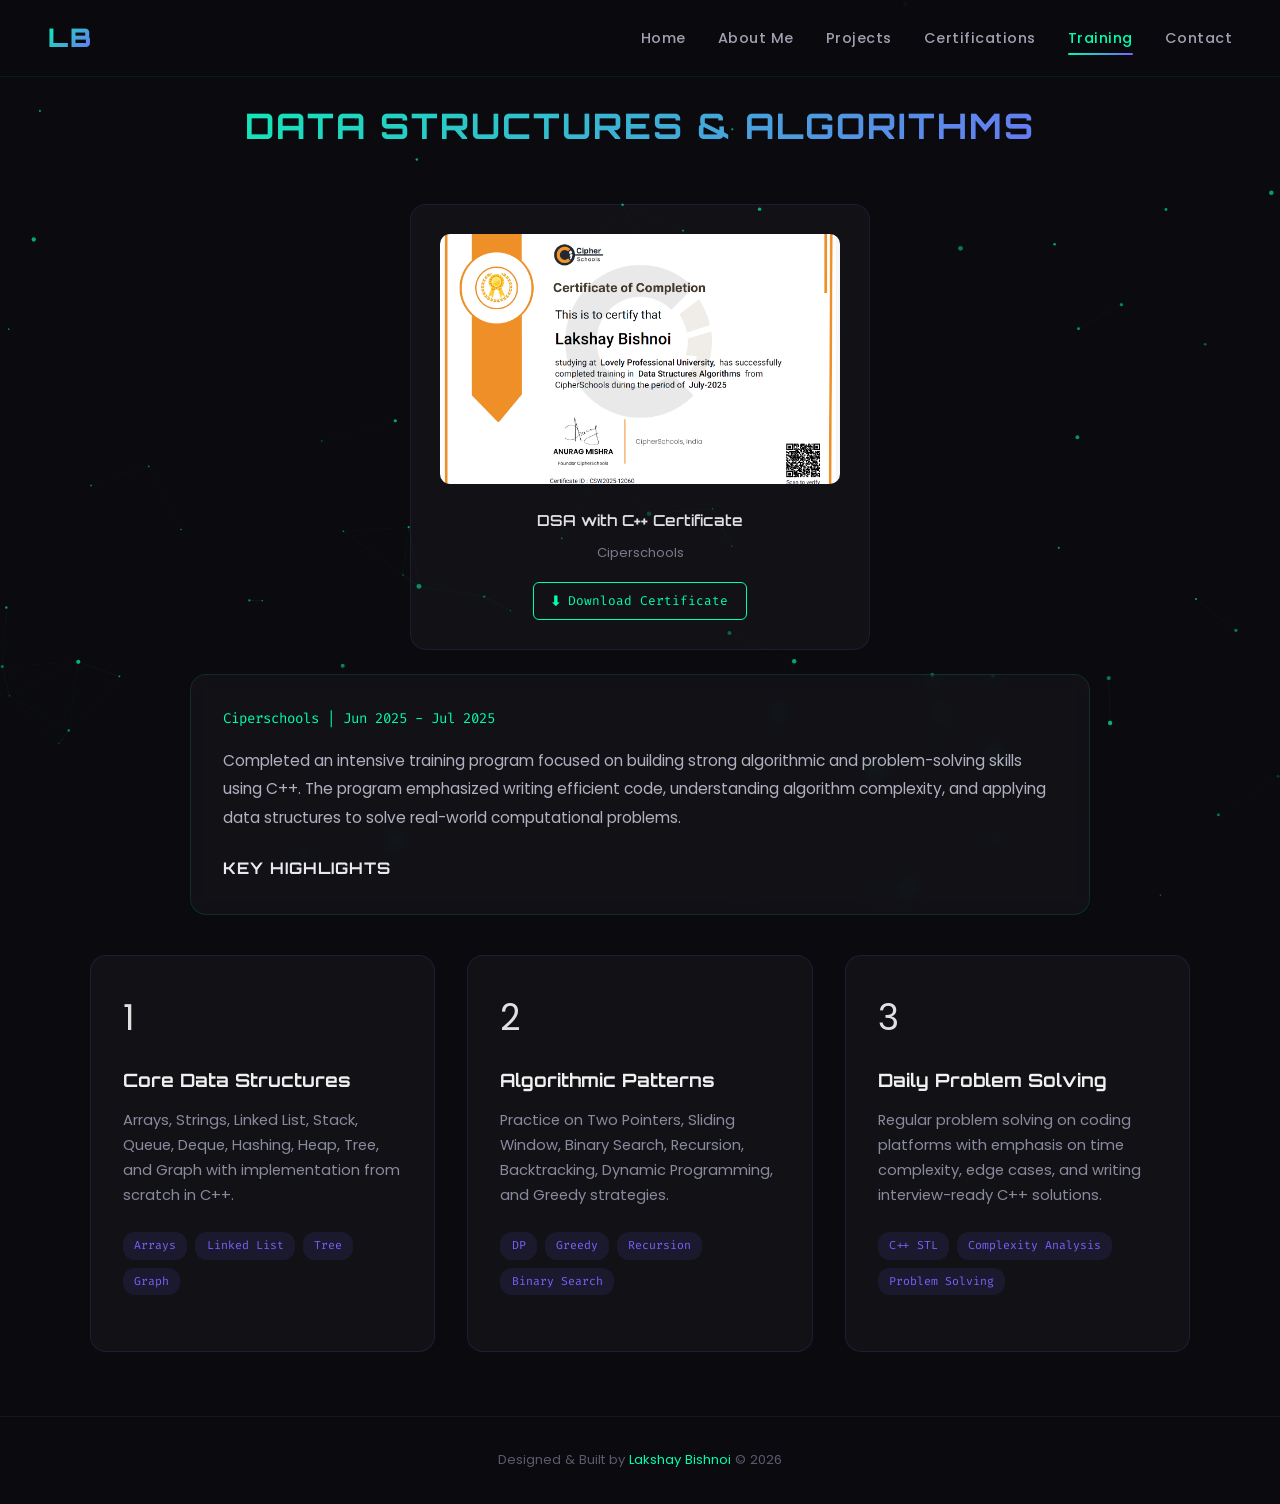
<file: traning.html>
<!DOCTYPE html>
<html lang="en">
<head>
  <meta charset="UTF-8" />
  <meta name="viewport" content="width=device-width, initial-scale=1.0" />
  <title>Traning | Lakshay Bishnoi</title>
  <meta name="description" content="Traning page featuring DSA with C++ learning journey, problem-solving focus, and practice roadmap." />

  <link rel="preconnect" href="https://fonts.googleapis.com" />
  <link rel="preconnect" href="https://fonts.gstatic.com" crossorigin />
  <link href="https://fonts.googleapis.com/css2?family=Orbitron:wght@400;600;700;900&family=Poppins:wght@300;400;500;600;700&family=Fira+Code:wght@400;500&display=swap" rel="stylesheet" />

  <link rel="stylesheet" href="style.css" />
</head>
<body>

  <canvas id="particles-canvas"></canvas>

  <!-- Navigation -->
  <nav class="navbar">
    <a href="index.html" class="nav-logo">LB</a>
    <div class="hamburger">
      <span></span>
      <span></span>
      <span></span>
    </div>
    <ul class="nav-links">
      <li><a href="index.html">Home</a></li>
      <li><a href="about.html">About Me</a></li>
      <li><a href="projects.html">Projects</a></li>
      <li><a href="certifications.html">Certifications</a></li>
      <li><a href="traning.html" class="active">Training</a></li>
      <li><a href="contact.html">Contact</a></li>
    </ul>
  </nav>

  <section class="page-section">
    <h2 class="section-title reveal">Data Structures &amp; Algorithms</h2>

    <div class="training-layout reveal">
      <article class="cert-card training-cert">
        <a href="certifications/Lakshay_Bishnoi (2).pdf" target="_blank">
          <img src="imgs/Screenshot 2026-03-09 203356.png" alt="DSA with C++ Certificate" class="cert-img" />
        </a>
        <h3 class="cert-title">DSA with C++ Certificate</h3>
        <p class="cert-issuer">Ciperschools</p>
        <a href="certifications/Lakshay_Bishnoi (2).pdf" download class="cert-download">⬇ Download Certificate</a>
      </article>

      <div class="training-summary">
        <p class="training-provider">Ciperschools | Jun 2025 - Jul 2025</p>
        <p class="training-overview">Completed an intensive training program focused on building strong algorithmic and problem-solving skills using C++. The program emphasized writing efficient code, understanding algorithm complexity, and applying data structures to solve real-world computational problems.</p>
        <h3 class="training-subtitle">Key Highlights</h3>
      </div>
    </div>

    <div class="projects-grid training-highlights">
      <article class="project-card reveal">
        <div class="project-icon">1</div>
        <h3 class="project-title">Core Data Structures</h3>
        <p class="project-desc">Arrays, Strings, Linked List, Stack, Queue, Deque, Hashing, Heap, Tree, and Graph with implementation from scratch in C++.</p>
        <div class="project-tech">
          <span>Arrays</span>
          <span>Linked List</span>
          <span>Tree</span>
          <span>Graph</span>
        </div>
      </article>

      <article class="project-card reveal">
        <div class="project-icon">2</div>
        <h3 class="project-title">Algorithmic Patterns</h3>
        <p class="project-desc">Practice on Two Pointers, Sliding Window, Binary Search, Recursion, Backtracking, Dynamic Programming, and Greedy strategies.</p>
        <div class="project-tech">
          <span>DP</span>
          <span>Greedy</span>
          <span>Recursion</span>
          <span>Binary Search</span>
        </div>
      </article>

      <article class="project-card reveal">
        <div class="project-icon">3</div>
        <h3 class="project-title">Daily Problem Solving</h3>
        <p class="project-desc">Regular problem solving on coding platforms with emphasis on time complexity, edge cases, and writing interview-ready C++ solutions.</p>
        <div class="project-tech">
          <span>C++ STL</span>
          <span>Complexity Analysis</span>
          <span>Problem Solving</span>
        </div>
      </article>
    </div>
  </section>

  <footer class="footer">
    <p>Designed &amp; Built by <span>Lakshay Bishnoi</span> &copy; 2026</p>
  </footer>

  <script src="script.js"></script>
</body>
</html>
</file>
<file: style.css>
/* ===== CSS Reset & Base ===== */
*,
*::before,
*::after {
  margin: 0;
  padding: 0;
  box-sizing: border-box;
}

html {
  scroll-behavior: smooth;
  font-size: 16px;
}

body {
  font-family: 'Poppins', sans-serif;
  background: #0a0a0f;
  color: #e0e0e0;
  overflow-x: hidden;
  line-height: 1.7;
}

a {
  text-decoration: none;
  color: inherit;
}

ul {
  list-style: none;
}

/* ===== Animated Background Canvas ===== */
#particles-canvas {
  position: fixed;
  top: 0;
  left: 0;
  width: 100%;
  height: 100%;
  z-index: 0;
  pointer-events: none;
}

/* ===== Navigation ===== */
.navbar {
  position: fixed;
  top: 0;
  right: 0;
  left: 0;
  z-index: 1000;
  display: flex;
  justify-content: space-between;
  align-items: center;
  padding: 1rem 3rem;
  background: rgba(10, 10, 15, 0.85);
  backdrop-filter: blur(12px);
  border-bottom: 1px solid rgba(0, 255, 170, 0.08);
  transition: background 0.3s ease;
}

.nav-logo {
  font-family: 'Orbitron', sans-serif;
  font-size: 1.6rem;
  font-weight: 900;
  background: linear-gradient(135deg, #00ffaa, #7b61ff);
  -webkit-background-clip: text;
  -webkit-text-fill-color: transparent;
  background-clip: text;
  letter-spacing: 2px;
  transition: filter 0.3s ease;
}

.nav-logo:hover {
  filter: brightness(1.3) drop-shadow(0 0 10px rgba(0, 255, 170, 0.4));
}

.navbar.scrolled {
  background: rgba(10, 10, 15, 0.95);
  box-shadow: 0 2px 30px rgba(0, 255, 170, 0.06);
}

.nav-links {
  display: flex;
  gap: 2rem;
  align-items: center;
}

.nav-links a {
  font-family: 'Poppins', sans-serif;
  font-size: 0.9rem;
  font-weight: 500;
  color: #a0a0b0;
  letter-spacing: 0.5px;
  padding: 0.4rem 0;
  position: relative;
  transition: color 0.3s ease;
}

.nav-links a::after {
  content: '';
  position: absolute;
  bottom: 0;
  left: 0;
  width: 0;
  height: 2px;
  background: linear-gradient(90deg, #00ffaa, #7b61ff);
  transition: width 0.3s ease;
  border-radius: 2px;
}

.nav-links a:hover {
  color: #00ffaa;
}

.nav-links a:hover::after,
.nav-links a.active::after {
  width: 100%;
}

.nav-links a.active {
  color: #00ffaa;
}

/* Hamburger Menu */
.hamburger {
  display: none;
  flex-direction: column;
  gap: 5px;
  cursor: pointer;
  z-index: 1001;
  padding: 5px;
}

.hamburger span {
  width: 28px;
  height: 3px;
  background: #00ffaa;
  border-radius: 3px;
  transition: all 0.3s ease;
}

.hamburger.active span:nth-child(1) {
  transform: rotate(45deg) translate(5px, 6px);
}

.hamburger.active span:nth-child(2) {
  opacity: 0;
}

.hamburger.active span:nth-child(3) {
  transform: rotate(-45deg) translate(5px, -6px);
}

/* ===== Sections Common ===== */
section {
  position: relative;
  z-index: 1;
  min-height: 100vh;
  padding: 7rem 5% 4rem;
}

.page-section {
  display: flex;
  flex-direction: column;
  justify-content: center;
  padding-top: 6rem;
}

.section-title {
  font-family: 'Orbitron', sans-serif;
  font-size: 2.2rem;
  font-weight: 700;
  text-align: center;
  margin-bottom: 3rem;
  background: linear-gradient(135deg, #00ffaa, #7b61ff);
  -webkit-background-clip: text;
  -webkit-text-fill-color: transparent;
  background-clip: text;
  letter-spacing: 2px;
  text-transform: uppercase;
}

/* ===== Hero / Home Section ===== */
.hero {
  display: flex;
  flex-direction: column;
  justify-content: center;
  align-items: center;
  min-height: 100vh;
  text-align: center;
  padding-top: 0;
}

.hero-subtitle {
  font-family: 'Poppins', sans-serif;
  font-size: 1.1rem;
  color: #a0a0b0;
  letter-spacing: 4px;
  text-transform: uppercase;
  margin-bottom: 1rem;
  opacity: 0;
  animation: fadeInUp 1s ease 0.3s forwards;
}

.hero-name {
  font-family: 'Orbitron', sans-serif;
  font-size: clamp(2.8rem, 8vw, 6rem);
  font-weight: 900;
  letter-spacing: 4px;
  line-height: 1.1;
  margin-bottom: 1.2rem;
  position: relative;
  background: linear-gradient(135deg, #00ffaa 0%, #7b61ff 50%, #00ffaa 100%);
  background-size: 200% auto;
  -webkit-background-clip: text;
  -webkit-text-fill-color: transparent;
  background-clip: text;
  animation: gradientShift 4s ease infinite, fadeInUp 1s ease 0.5s forwards, glowPulse 3s ease-in-out infinite;
  opacity: 0;
  filter: drop-shadow(0 0 30px rgba(0, 255, 170, 0.3));
}

.hero-tagline {
  font-family: 'Fira Code', monospace;
  font-size: 1.05rem;
  color: #7a7a8e;
  margin-bottom: 2.5rem;
  opacity: 0;
  animation: fadeInUp 1s ease 0.7s forwards;
}

.hero-tagline .cursor {
  display: inline-block;
  width: 2px;
  height: 1.1em;
  background: #00ffaa;
  margin-left: 2px;
  animation: blink 1s step-end infinite;
  vertical-align: text-bottom;
}

.hero-cta {
  display: inline-block;
  padding: 0.85rem 2.5rem;
  border: 2px solid #00ffaa;
  border-radius: 50px;
  font-family: 'Poppins', sans-serif;
  font-size: 0.95rem;
  font-weight: 600;
  color: #00ffaa;
  letter-spacing: 1px;
  transition: all 0.4s ease;
  opacity: 0;
  animation: fadeInUp 1s ease 0.9s forwards;
  position: relative;
  overflow: hidden;
}

.hero-cta::before {
  content: '';
  position: absolute;
  top: 0;
  left: -100%;
  width: 100%;
  height: 100%;
  background: linear-gradient(135deg, #00ffaa, #7b61ff);
  transition: left 0.4s ease;
  z-index: -1;
}

.hero-cta:hover {
  color: #0a0a0f;
  border-color: transparent;
  transform: translateY(-2px);
  box-shadow: 0 8px 30px rgba(0, 255, 170, 0.3);
}

.hero-cta:hover::before {
  left: 0;
}

/* ===== Profile Photo Card ===== */
.profile-card {
  text-align: center;
  margin-bottom: 2.5rem;
}

.profile-img-wrapper {
  width: 180px;
  height: 180px;
  margin: 0 auto 1.2rem;
  border-radius: 50%;
  padding: 4px;
  background: linear-gradient(135deg, #00ffaa, #7b61ff);
  display: flex;
  align-items: center;
  justify-content: center;
  transition: transform 0.4s ease, box-shadow 0.4s ease;
}

.profile-img-wrapper:hover {
  transform: scale(1.05);
  box-shadow: 0 0 40px rgba(0, 255, 170, 0.3), 0 0 80px rgba(123, 97, 255, 0.15);
}

.profile-img {
  width: 100%;
  height: 100%;
  border-radius: 50%;
  object-fit: cover;
  background: #0a0a0f;
}

.profile-name {
  font-family: 'Orbitron', sans-serif;
  font-size: 1.5rem;
  font-weight: 700;
  background: linear-gradient(135deg, #00ffaa, #7b61ff);
  -webkit-background-clip: text;
  -webkit-text-fill-color: transparent;
  background-clip: text;
  letter-spacing: 2px;
}

.profile-name-hero {
  font-family: 'Orbitron', sans-serif;
  font-size: clamp(1.8rem, 4vw, 2.8rem);
  font-weight: 900;
  letter-spacing: 4px;
  margin-top: 1rem;
  background: linear-gradient(135deg, #00ffaa 0%, #7b61ff 50%, #00ffaa 100%);
  background-size: 200% auto;
  -webkit-background-clip: text;
  -webkit-text-fill-color: transparent;
  background-clip: text;
  animation: gradientShift 4s ease infinite, glowPulse 3s ease-in-out infinite;
  filter: drop-shadow(0 0 30px rgba(0, 255, 170, 0.3));
}

/* ===== About Section ===== */
.about-content {
  max-width: 850px;
  margin: 0 auto;
  background: rgba(255, 255, 255, 0.03);
  border: 1px solid rgba(0, 255, 170, 0.1);
  border-radius: 20px;
  padding: 3rem;
  backdrop-filter: blur(10px);
  transition: transform 0.3s ease, box-shadow 0.3s ease;
}

.about-content:hover {
  transform: translateY(-5px);
  box-shadow: 0 15px 50px rgba(0, 255, 170, 0.08);
}

.about-text {
  font-size: 1.05rem;
  color: #b0b0c0;
  margin-bottom: 1.5rem;
  line-height: 1.9;
}

.about-text:last-child {
  margin-bottom: 0;
}

.tech-stack {
  display: flex;
  flex-wrap: wrap;
  gap: 0.75rem;
  margin-top: 1.5rem;
}

.tech-tag {
  padding: 0.4rem 1rem;
  background: rgba(0, 255, 170, 0.08);
  border: 1px solid rgba(0, 255, 170, 0.2);
  border-radius: 25px;
  font-family: 'Fira Code', monospace;
  font-size: 0.8rem;
  color: #00ffaa;
  transition: all 0.3s ease;
}

.tech-tag:hover {
  background: rgba(0, 255, 170, 0.15);
  transform: translateY(-2px);
  box-shadow: 0 5px 15px rgba(0, 255, 170, 0.1);
}

/* ===== Projects Section ===== */
.projects-grid {
  display: grid;
  grid-template-columns: repeat(auto-fit, minmax(320px, 1fr));
  gap: 2rem;
  max-width: 1200px;
  margin: 0 auto;
}

.project-card {
  background: rgba(255, 255, 255, 0.03);
  border: 1px solid rgba(123, 97, 255, 0.15);
  border-radius: 16px;
  padding: 2rem;
  transition: all 0.4s ease;
  position: relative;
  overflow: hidden;
}

.project-card::before {
  content: '';
  position: absolute;
  top: 0;
  left: 0;
  right: 0;
  height: 3px;
  background: linear-gradient(90deg, #00ffaa, #7b61ff);
  transform: scaleX(0);
  transition: transform 0.4s ease;
  transform-origin: left;
}

.project-card:hover {
  transform: translateY(-8px);
  border-color: rgba(0, 255, 170, 0.3);
  box-shadow: 0 20px 60px rgba(0, 255, 170, 0.08);
}

.project-card:hover::before {
  transform: scaleX(1);
}

.project-icon {
  font-size: 2.2rem;
  margin-bottom: 1rem;
}

.project-title {
  font-family: 'Orbitron', sans-serif;
  font-size: 1.15rem;
  font-weight: 700;
  color: #f0f0f0;
  margin-bottom: 0.8rem;
}

.project-desc {
  font-size: 0.92rem;
  color: #8a8a9e;
  margin-bottom: 1.5rem;
  line-height: 1.7;
}

.project-tech {
  display: flex;
  flex-wrap: wrap;
  gap: 0.5rem;
  margin-bottom: 1.5rem;
}

.project-tech span {
  padding: 0.25rem 0.7rem;
  background: rgba(123, 97, 255, 0.1);
  border-radius: 12px;
  font-family: 'Fira Code', monospace;
  font-size: 0.72rem;
  color: #7b61ff;
}

.project-link {
  display: inline-flex;
  align-items: center;
  gap: 0.5rem;
  font-size: 0.9rem;
  font-weight: 500;
  color: #00ffaa;
  transition: all 0.3s ease;
}

.project-link:hover {
  gap: 0.8rem;
  filter: brightness(1.2);
}

.project-link svg {
  width: 18px;
  height: 18px;
  transition: transform 0.3s ease;
}

.project-link:hover svg {
  transform: translateX(3px);
}

.read-more-btn {
  display: inline-block;
  margin: 1rem 0;
  padding: 0.6rem 1.5rem;
  font-size: 0.85rem;
  font-family: 'Poppins', sans-serif;
  font-weight: 600;
  color: #00ffaa;
  background: transparent;
  border: 1px solid #00ffaa;
  border-radius: 25px;
  cursor: pointer;
  transition: all 0.3s ease;
  letter-spacing: 0.5px;
  text-transform: uppercase;
}

.read-more-btn:hover {
  background: #00ffaa;
  color: #0a0a0f;
  box-shadow: 0 0 15px rgba(0, 255, 170, 0.4);
  transform: translateY(-2px);
}

.read-more-btn:active {
  transform: translateY(0);
}

.project-links {
  display: flex;
  gap: 1.5rem;
  flex-wrap: wrap;
}

.live-link {
  color: #7b61ff;
}

.live-link:hover {
  filter: brightness(1.3);
}

/* ===== Training Section ===== */
.training-layout {
  display: grid;
  grid-template-columns: 1fr;
  gap: 1.5rem;
  align-items: center;
  max-width: 900px;
  margin: 0 auto 2.5rem;
}

.training-summary {
  background: rgba(255, 255, 255, 0.03);
  border: 1px solid rgba(0, 255, 170, 0.12);
  border-radius: 16px;
  padding: 2rem;
  backdrop-filter: blur(8px);
}

.training-provider {
  font-family: 'Fira Code', monospace;
  font-size: 0.88rem;
  color: #00ffaa;
  margin-bottom: 1rem;
}

.training-overview {
  font-size: 0.97rem;
  color: #b0b0c0;
  line-height: 1.85;
  margin-bottom: 1.4rem;
}

.training-subtitle {
  font-family: 'Orbitron', sans-serif;
  font-size: 1rem;
  letter-spacing: 1px;
  text-transform: uppercase;
  color: #e8e8ee;
}

.training-cert {
  width: min(100%, 460px);
  margin: 0 auto;
  text-align: left;
}

.training-cert .cert-img {
  aspect-ratio: 16 / 10;
}

.training-highlights {
  max-width: 1100px;
}

/* ===== Project Details Modal ===== */
.project-modal {
  display: none;
  position: fixed;
  top: 0;
  left: 0;
  right: 0;
  bottom: 0;
  background: rgba(0, 0, 0, 0.7);
  backdrop-filter: blur(5px);
  z-index: 2000;
  align-items: center;
  justify-content: center;
  padding: 2rem;
  animation: fadeIn 0.3s ease;
}

.project-modal.active {
  display: flex;
}

.modal-content {
  background: rgba(10, 10, 15, 0.95);
  border: 1px solid rgba(0, 255, 170, 0.2);
  border-radius: 20px;
  padding: 3rem;
  max-width: 700px;
  width: 100%;
  max-height: 85vh;
  overflow-y: auto;
  position: relative;
  backdrop-filter: blur(10px);
  animation: slideUp 0.4s ease;
}

.modal-close {
  position: absolute;
  top: 1.5rem;
  right: 1.5rem;
  width: 40px;
  height: 40px;
  background: rgba(0, 255, 170, 0.1);
  border: 1px solid rgba(0, 255, 170, 0.3);
  border-radius: 50%;
  font-size: 1.8rem;
  color: #00ffaa;
  cursor: pointer;
  transition: all 0.3s ease;
  display: flex;
  align-items: center;
  justify-content: center;
  padding: 0;
}

.modal-close:hover {
  background: #00ffaa;
  color: #0a0a0f;
  transform: rotate(90deg);
}

.modal-body {
  text-align: center;
}

.modal-icon {
  font-size: 4rem;
  margin-bottom: 1.5rem;
  display: block;
}

.modal-title {
  font-family: 'Orbitron', sans-serif;
  font-size: 2rem;
  font-weight: 700;
  color: #00ffaa;
  margin-bottom: 1.5rem;
  letter-spacing: 1px;
}

.modal-description {
  font-size: 1rem;
  color: #b0b0c0;
  line-height: 1.9;
  margin-bottom: 2rem;
  text-align: left;
}

.modal-tech {
  display: flex;
  flex-wrap: wrap;
  gap: 0.7rem;
  margin-bottom: 2rem;
  justify-content: center;
}

.modal-tech span {
  padding: 0.4rem 1rem;
  background: rgba(123, 97, 255, 0.15);
  border: 1px solid rgba(0, 255, 170, 0.2);
  border-radius: 20px;
  font-family: 'Fira Code', monospace;
  font-size: 0.8rem;
  color: #7b61ff;
  transition: all 0.3s ease;
}

.modal-tech span:hover {
  background: rgba(0, 255, 170, 0.15);
  color: #00ffaa;
  border-color: rgba(0, 255, 170, 0.3);
}

.modal-links {
  display: flex;
  gap: 1rem;
  justify-content: center;
  flex-wrap: wrap;
  margin-top: 2rem;
  padding-top: 2rem;
  border-top: 1px solid rgba(0, 255, 170, 0.1);
}

.modal-links a {
  display: inline-flex;
  align-items: center;
  gap: 0.5rem;
  padding: 0.7rem 1.5rem;
  background: rgba(0, 255, 170, 0.1);
  border: 1px solid #00ffaa;
  border-radius: 8px;
  color: #00ffaa;
  font-weight: 600;
  font-size: 0.9rem;
  text-decoration: none;
  transition: all 0.3s ease;
}

.modal-links a:hover {
  background: #00ffaa;
  color: #0a0a0f;
  transform: translateY(-2px);
  box-shadow: 0 8px 20px rgba(0, 255, 170, 0.3);
}

.modal-links a svg {
  width: 18px;
  height: 18px;
  transition: transform 0.3s ease;
}

.modal-links a:hover svg {
  transform: translateX(3px);
}

@keyframes slideUp {
  from {
    opacity: 0;
    transform: translateY(30px);
  }
  to {
    opacity: 1;
    transform: translateY(0);
  }
}

@keyframes fadeIn {
  from {
    opacity: 0;
  }
  to {
    opacity: 1;
  }
}

/* ===== Certifications Section ===== */
.certs-grid {
  display: grid;
  grid-template-columns: repeat(auto-fit, minmax(280px, 1fr));
  gap: 1.8rem;
  max-width: 1200px;
  margin: 0 auto;
}

.cert-card {
  background: rgba(255, 255, 255, 0.03);
  border: 1px solid rgba(123, 97, 255, 0.12);
  border-radius: 16px;
  padding: 1.8rem;
  text-align: center;
  transition: all 0.4s ease;
  position: relative;
  overflow: hidden;
}

.cert-card::after {
  content: '';
  position: absolute;
  inset: 0;
  background: linear-gradient(135deg, rgba(0, 255, 170, 0.05), rgba(123, 97, 255, 0.05));
  opacity: 0;
  transition: opacity 0.4s ease;
}

.cert-card:hover {
  transform: translateY(-8px) scale(1.02);
  border-color: rgba(0, 255, 170, 0.25);
  box-shadow: 0 20px 50px rgba(0, 255, 170, 0.1);
}

.cert-card:hover::after {
  opacity: 1;
}

.cert-card > * {
  position: relative;
  z-index: 1;
}

.cert-icon {
  font-size: 2.5rem;
  margin-bottom: 1rem;
  display: block;
}

.cert-img {
  width: 100%;
  border-radius: 10px;
  margin-bottom: 1rem;
  object-fit: cover;
  transition: transform 0.4s ease;
}

.cert-card:hover .cert-img {
  transform: scale(1.03);
}

.cert-title {
  font-family: 'Orbitron', sans-serif;
  font-size: 0.95rem;
  font-weight: 600;
  color: #e0e0e0;
  margin-bottom: 0.5rem;
}

.cert-issuer {
  font-size: 0.82rem;
  color: #7a7a8e;
  margin-bottom: 0.3rem;
}

.cert-download {
  display: inline-block;
  margin-top: 0.8rem;
  padding: 0.45rem 1.1rem;
  font-size: 0.8rem;
  font-family: 'Fira Code', monospace;
  color: #00ffaa;
  border: 1px solid #00ffaa;
  border-radius: 6px;
  text-decoration: none;
  transition: background 0.3s, color 0.3s, box-shadow 0.3s;
}
.cert-download:hover {
  background: #00ffaa;
  color: #0a0a0f;
  box-shadow: 0 0 12px rgba(0, 255, 170, 0.4);
}

.cert-date {
  font-family: 'Fira Code', monospace;
  font-size: 0.75rem;
  color: #00ffaa;
  opacity: 0.7;
}

/* ===== Download CV Button ===== */
.download-cv-btn {
  position: fixed;
  bottom: 2rem;
  left: 2rem;
  display: flex;
  align-items: center;
  gap: 0.5rem;
  padding: 0.7rem 1.4rem;
  font-family: 'Fira Code', monospace;
  font-size: 0.85rem;
  color: #00ffaa;
  background: rgba(10, 10, 15, 0.85);
  border: 1px solid #00ffaa;
  border-radius: 8px;
  text-decoration: none;
  backdrop-filter: blur(10px);
  transition: background 0.3s, color 0.3s, box-shadow 0.3s, transform 0.3s;
  z-index: 999;
}
.download-cv-btn:hover {
  background: #00ffaa;
  color: #0a0a0f;
  box-shadow: 0 0 20px rgba(0, 255, 170, 0.5);
  transform: translateY(-2px);
}
.download-cv-btn svg {
  flex-shrink: 0;
}

/* ===== Download Portfolio Button (Lower Right) ===== */
.download-portfolio-btn {
  position: fixed;
  bottom: 2rem;
  right: 2rem;
  width: 50px;
  height: 50px;
  display: flex;
  align-items: center;
  justify-content: center;
  color: #00ffaa;
  background: rgba(10, 10, 15, 0.85);
  border: 1px solid #00ffaa;
  border-radius: 50%;
  cursor: pointer;
  backdrop-filter: blur(10px);
  transition: background 0.3s, color 0.3s, box-shadow 0.3s, transform 0.3s;
  z-index: 999;
}
.download-portfolio-btn:hover {
  background: #00ffaa;
  color: #0a0a0f;
  box-shadow: 0 0 20px rgba(0, 255, 170, 0.5);
  transform: translateY(-2px);
}

@media print {
  .navbar, .download-cv-btn, .download-portfolio-btn, #particles-canvas, .footer {
    display: none !important;
  }
  body {
    background: #fff;
    color: #111;
  }
  .hero-name {
    background: none;
    -webkit-text-fill-color: #111;
    color: #111;
  }
}

/* ===== Contact Section ===== */
.contact-wrapper {
  max-width: 700px;
  margin: 0 auto;
  text-align: center;
}

.contact-text {
  font-size: 1.1rem;
  color: #8a8a9e;
  margin-bottom: 2.5rem;
  line-height: 1.8;
}

.contact-links {
  display: flex;
  justify-content: center;
  gap: 2rem;
  flex-wrap: wrap;
}

.contact-item {
  display: flex;
  flex-direction: column;
  align-items: center;
  gap: 0.7rem;
  padding: 1.5rem 2rem;
  background: rgba(255, 255, 255, 0.03);
  border: 1px solid rgba(123, 97, 255, 0.12);
  border-radius: 16px;
  transition: all 0.4s ease;
  min-width: 150px;
}

.contact-item:hover {
  transform: translateY(-8px);
  border-color: rgba(0, 255, 170, 0.3);
  box-shadow: 0 15px 40px rgba(0, 255, 170, 0.1);
  background: rgba(0, 255, 170, 0.05);
}

.contact-item svg {
  width: 32px;
  height: 32px;
  fill: #00ffaa;
  transition: all 0.3s ease;
}

.contact-item:hover svg {
  transform: scale(1.15);
  filter: drop-shadow(0 0 8px rgba(0, 255, 170, 0.5));
}

.contact-item span {
  font-size: 0.85rem;
  font-weight: 500;
  color: #b0b0c0;
}

/* ===== Footer ===== */
.footer {
  position: relative;
  z-index: 1;
  text-align: center;
  padding: 2rem;
  border-top: 1px solid rgba(255, 255, 255, 0.05);
  font-size: 0.82rem;
  color: #5a5a6e;
}

.footer span {
  color: #00ffaa;
}

/* ===== Scroll Reveal Animations ===== */
.reveal {
  opacity: 0;
  transform: translateY(40px);
  transition: all 0.8s cubic-bezier(0.25, 0.46, 0.45, 0.94);
}

.reveal.visible {
  opacity: 1;
  transform: translateY(0);
}

/* ===== Keyframes ===== */
@keyframes fadeInUp {
  from {
    opacity: 0;
    transform: translateY(30px);
  }
  to {
    opacity: 1;
    transform: translateY(0);
  }
}

@keyframes gradientShift {
  0%, 100% {
    background-position: 0% center;
  }
  50% {
    background-position: 200% center;
  }
}

@keyframes glowPulse {
  0%, 100% {
    filter: drop-shadow(0 0 20px rgba(0, 255, 170, 0.25));
  }
  50% {
    filter: drop-shadow(0 0 40px rgba(0, 255, 170, 0.45));
  }
}

@keyframes blink {
  50% {
    opacity: 0;
  }
}

/* ===== Skills & Tools Section ===== */
.skills-section {
  min-height: auto;
  padding: 4rem 5% !important;
}

.skills-tagline {
  text-align: center;
  font-family: 'Fira Code', monospace;
  font-size: 1.2rem;
  color: #7a7a8e;
  margin-bottom: 4rem;
  letter-spacing: 3px;
  opacity: 0.9;
}

.skills-category {
  margin-bottom: 4rem;
}

.skills-category:last-child {
  margin-bottom: 0;
}

.category-title {
  font-family: 'Orbitron', sans-serif;
  font-size: 1.6rem;
  font-weight: 700;
  text-align: center;
  margin-bottom: 2.5rem;
  color: #9898aa;
  text-transform: uppercase;
  letter-spacing: 2px;
}

.skills-grid {
  display: grid;
  grid-template-columns: repeat(auto-fit, minmax(120px, 1fr));
  gap: 1.5rem;
  max-width: 1000px;
  margin: 0 auto;
  padding: 0 1rem;
}

.skill-card {
  display: flex;
  flex-direction: column;
  align-items: center;
  justify-content: center;
  padding: 2rem 1.5rem;
  background: rgba(255, 255, 255, 0.03);
  border: 1px solid rgba(123, 97, 255, 0.15);
  border-radius: 16px;
  transition: all 0.4s ease;
  position: relative;
  overflow: hidden;
  cursor: pointer;
}

.skill-card::before {
  content: '';
  position: absolute;
  inset: 0;
  background: linear-gradient(135deg, rgba(0, 255, 170, 0.1), rgba(123, 97, 255, 0.1));
  opacity: 0;
  transition: opacity 0.4s ease;
}

.skill-card:hover {
  transform: translateY(-8px) scale(1.05);
  border-color: rgba(0, 255, 170, 0.3);
  box-shadow: 0 15px 40px rgba(0, 255, 170, 0.1);
}

.skill-card:hover::before {
  opacity: 1;
}

.skill-icon {
  font-size: 2.8rem;
  margin-bottom: 1rem;
  transition: transform 0.4s ease;
  position: relative;
  z-index: 1;
}

.skill-icon img {
  width: 3rem;
  height: 3rem;
  object-fit: contain;
  display: block;
}

.skill-card:hover .skill-icon {
  transform: scale(1.2) rotate(5deg);
}

.skill-name {
  font-family: 'Poppins', sans-serif;
  font-size: 0.95rem;
  font-weight: 600;
  color: #e0e0e0;
  text-align: center;
  position: relative;
  z-index: 1;
  letter-spacing: 0.5px;
}

/* ===== Scrollbar ===== */
::-webkit-scrollbar {
  width: 8px;
}

::-webkit-scrollbar-track {
  background: #0a0a0f;
}

::-webkit-scrollbar-thumb {
  background: linear-gradient(180deg, #00ffaa, #7b61ff);
  border-radius: 10px;
}

/* ===== Responsive ===== */
/* ===== Page Transition ===== */
.page-section .section-title,
.page-section .about-content,
.page-section .projects-grid,
.page-section .certs-grid,
.page-section .contact-wrapper {
  animation: fadeInUp 0.8s ease forwards;
}

@media (max-width: 768px) {
  .navbar {
    padding: 1rem 1.5rem;
    justify-content: space-between;
  }

  .nav-links {
    position: fixed;
    top: 0;
    right: -100%;
    width: 70%;
    max-width: 300px;
    height: 100vh;
    flex-direction: column;
    justify-content: center;
    gap: 2.5rem;
    background: rgba(10, 10, 15, 0.97);
    backdrop-filter: blur(20px);
    border-left: 1px solid rgba(0, 255, 170, 0.1);
    transition: right 0.4s ease;
    padding: 2rem;
  }

  .nav-links.open {
    right: 0;
  }

  .nav-links a {
    font-size: 1.1rem;
  }

  .hamburger {
    display: flex;
  }

  section {
    padding: 5rem 1.2rem 3rem;
  }

  .section-title {
    font-size: 1.6rem;
  }

  .about-content {
    padding: 2rem 1.5rem;
  }

  .projects-grid {
    grid-template-columns: 1fr;
  }

  .training-layout {
    grid-template-columns: 1fr;
    gap: 1.2rem;
  }

  .training-summary {
    padding: 1.5rem;
  }

  .certs-grid {
    grid-template-columns: 1fr 1fr;
  }

  .skills-grid {
    grid-template-columns: repeat(auto-fit, minmax(100px, 1fr));
    gap: 1rem;
  }

  .skill-card {
    padding: 1.5rem 1rem;
  }

  .skill-icon {
    font-size: 2.2rem;
  }

  .modal-content {
    padding: 2rem;
    max-height: 90vh;
  }

  .modal-title {
    font-size: 1.5rem;
  }

  .modal-description {
    font-size: 0.95rem;
  }

  .contact-links {
    gap: 1rem;
  }

  .contact-item {
    min-width: 120px;
    padding: 1.2rem 1.5rem;
  }
}

@media (max-width: 480px) {
  .hero-name {
    letter-spacing: 1px;
  }

  .hero-subtitle {
    font-size: 0.85rem;
    letter-spacing: 2px;
  }

  .skills-grid {
    grid-template-columns: repeat(3, 1fr);
    gap: 0.8rem;
  }

  .skill-card {
    padding: 1.2rem 0.8rem;
  }

  .skill-icon {
    font-size: 1.8rem;
  }

  .skill-name {
    font-size: 0.8rem;
  }

  .category-title {
    font-size: 1.2rem;
    margin-bottom: 1.5rem;
  }

  .skills-tagline {
    font-size: 1rem;
    margin-bottom: 2rem;
  }

  .modal-content {
    padding: 1.5rem;
    border-radius: 15px;
    max-height: 95vh;
  }

  .modal-title {
    font-size: 1.3rem;
    margin-bottom: 1rem;
  }

  .modal-description {
    font-size: 0.85rem;
    line-height: 1.7;
  }

  .modal-icon {
    font-size: 3rem;
    margin-bottom: 1rem;
  }

  .modal-close {
    width: 35px;
    height: 35px;
    font-size: 1.5rem;
    top: 1rem;
    right: 1rem;
  }

  .modal-tech {
    gap: 0.5rem;
  }

  .modal-tech span {
    font-size: 0.7rem;
    padding: 0.3rem 0.7rem;
  }

  .modal-links {
    flex-direction: column;
    gap: 0.8rem;
  }

  .modal-links a {
    width: 100%;
    justify-content: center;
    font-size: 0.85rem;
  }

  .certs-grid {
    grid-template-columns: 1fr;
  }
}

/* ===== Project Detail Pages ===== */
.project-detail-section {
  position: relative;
  z-index: 1;
  padding: 7rem 5% 4rem;
  min-height: 100vh;
}

.project-detail-container {
  max-width: 900px;
  margin: 0 auto;
}

.back-button {
  display: inline-flex;
  align-items: center;
  gap: 0.5rem;
  padding: 0.6rem 1.5rem;
  margin-bottom: 2rem;
  font-family: 'Poppins', sans-serif;
  font-size: 0.95rem;
  font-weight: 600;
  color: #00ffaa;
  text-decoration: none;
  border: 1px solid #00ffaa;
  border-radius: 25px;
  transition: all 0.3s ease;
}

.back-button:hover {
  background: rgba(0, 255, 170, 0.1);
  transform: translateX(-3px);
}

.project-detail-header {
  text-align: center;
  margin-bottom: 3rem;
  padding-bottom: 3rem;
  border-bottom: 1px solid rgba(0, 255, 170, 0.1);
}

.project-detail-icon {
  font-size: 4rem;
  margin-bottom: 1.5rem;
  display: block;
}

.project-detail-title {
  font-family: 'Orbitron', sans-serif;
  font-size: clamp(1.8rem, 5vw, 3rem);
  font-weight: 900;
  letter-spacing: 2px;
  margin-bottom: 1rem;
  background: linear-gradient(135deg, #00ffaa 0%, #7b61ff 50%, #00ffaa 100%);
  background-size: 200% auto;
  -webkit-background-clip: text;
  -webkit-text-fill-color: transparent;
  background-clip: text;
}

.project-detail-subtitle {
  font-size: 1.2rem;
  color: #8a8a9e;
  font-weight: 300;
  letter-spacing: 0.5px;
}

.project-detail-content {
  display: flex;
  flex-direction: column;
  gap: 3rem;
}

.detail-section {
  background: rgba(255, 255, 255, 0.03);
  border: 1px solid rgba(0, 255, 170, 0.1);
  border-radius: 16px;
  padding: 2.5rem;
  transition: all 0.4s ease;
}

.detail-section:hover {
  border-color: rgba(0, 255, 170, 0.2);
  box-shadow: 0 10px 40px rgba(0, 255, 170, 0.05);
}

.detail-section h2 {
  font-family: 'Orbitron', sans-serif;
  font-size: 1.5rem;
  font-weight: 700;
  color: #00ffaa;
  margin-bottom: 1.5rem;
  letter-spacing: 1px;
}

.detail-section p {
  font-size: 1rem;
  color: #b0b0c0;
  line-height: 1.9;
  margin-bottom: 1rem;
}

.detail-section p:last-child {
  margin-bottom: 0;
}

.features-list {
  list-style: none;
  display: flex;
  flex-direction: column;
  gap: 1rem;
}

.features-list li {
  font-size: 1rem;
  color: #b0b0c0;
  line-height: 1.7;
  padding-left: 1.5rem;
  position: relative;
}

.features-list li::before {
  content: '▸';
  position: absolute;
  left: 0;
  color: #00ffaa;
  font-weight: bold;
}

.tech-details-grid {
  display: grid;
  grid-template-columns: repeat(auto-fit, minmax(200px, 1fr));
  gap: 1.5rem;
  margin-top: 1.5rem;
}

.tech-detail-card {
  background: rgba(123, 97, 255, 0.08);
  border: 1px solid rgba(0, 255, 170, 0.15);
  border-radius: 12px;
  padding: 1.5rem;
  transition: all 0.3s ease;
}

.tech-detail-card:hover {
  background: rgba(0, 255, 170, 0.1);
  border-color: rgba(0, 255, 170, 0.3);
  transform: translateY(-3px);
}

.tech-detail-card h3 {
  font-family: 'Orbitron', sans-serif;
  font-size: 1rem;
  font-weight: 600;
  color: #00ffaa;
  margin-bottom: 0.5rem;
}

.tech-detail-card p {
  font-size: 0.9rem;
  color: #8a8a9e;
  line-height: 1.6;
  margin: 0;
}

.project-links-detail {
  display: flex;
  gap: 1.5rem;
  flex-wrap: wrap;
  margin-top: 1.5rem;
}

.detail-link {
  display: inline-flex;
  align-items: center;
  gap: 0.7rem;
  padding: 0.8rem 1.8rem;
  background: rgba(0, 255, 170, 0.1);
  border: 1px solid #00ffaa;
  border-radius: 8px;
  color: #00ffaa;
  font-weight: 600;
  font-size: 0.95rem;
  text-decoration: none;
  transition: all 0.3s ease;
}

.detail-link:hover {
  background: #00ffaa;
  color: #0a0a0f;
  transform: translateY(-2px);
  box-shadow: 0 8px 25px rgba(0, 255, 170, 0.3);
}

.detail-link svg {
  width: 20px;
  height: 20px;
  flex-shrink: 0;
  transition: transform 0.3s ease;
}

.detail-link:hover svg {
  transform: translateX(3px);
}

@media (max-width: 768px) {
  .project-detail-section {
    padding: 5rem 1.5rem 3rem;
  }

  .detail-section {
    padding: 1.5rem;
  }

  .detail-section h2 {
    font-size: 1.2rem;
  }

  .tech-details-grid {
    grid-template-columns: repeat(auto-fit, minmax(150px, 1fr));
  }
}

@media (max-width: 480px) {
  .project-detail-section {
    padding: 4rem 1.2rem 2rem;
  }

  .project-detail-icon {
    font-size: 3rem;
  }

  .project-detail-title {
    font-size: 1.5rem;
  }

  .detail-section {
    padding: 1.2rem;
  }

  .tech-details-grid {
    grid-template-columns: 1fr;
  }
}
</file>
